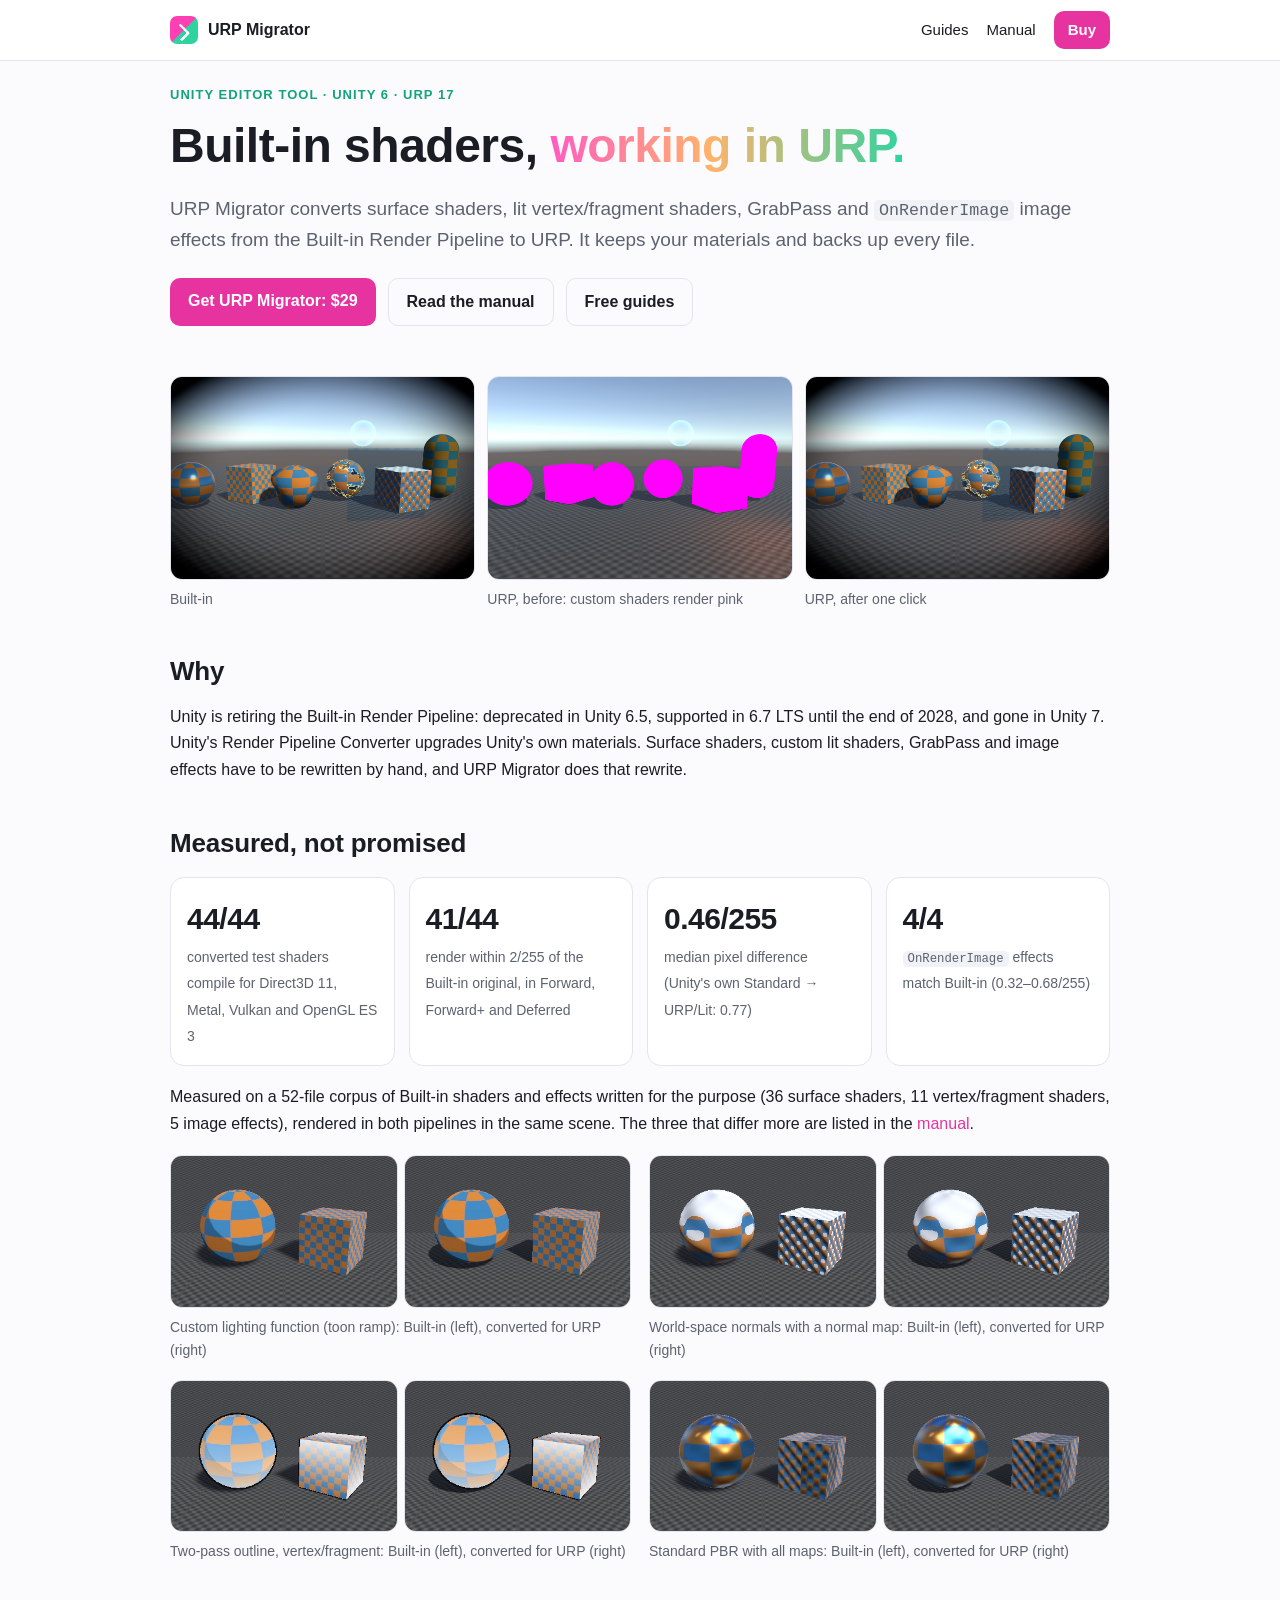
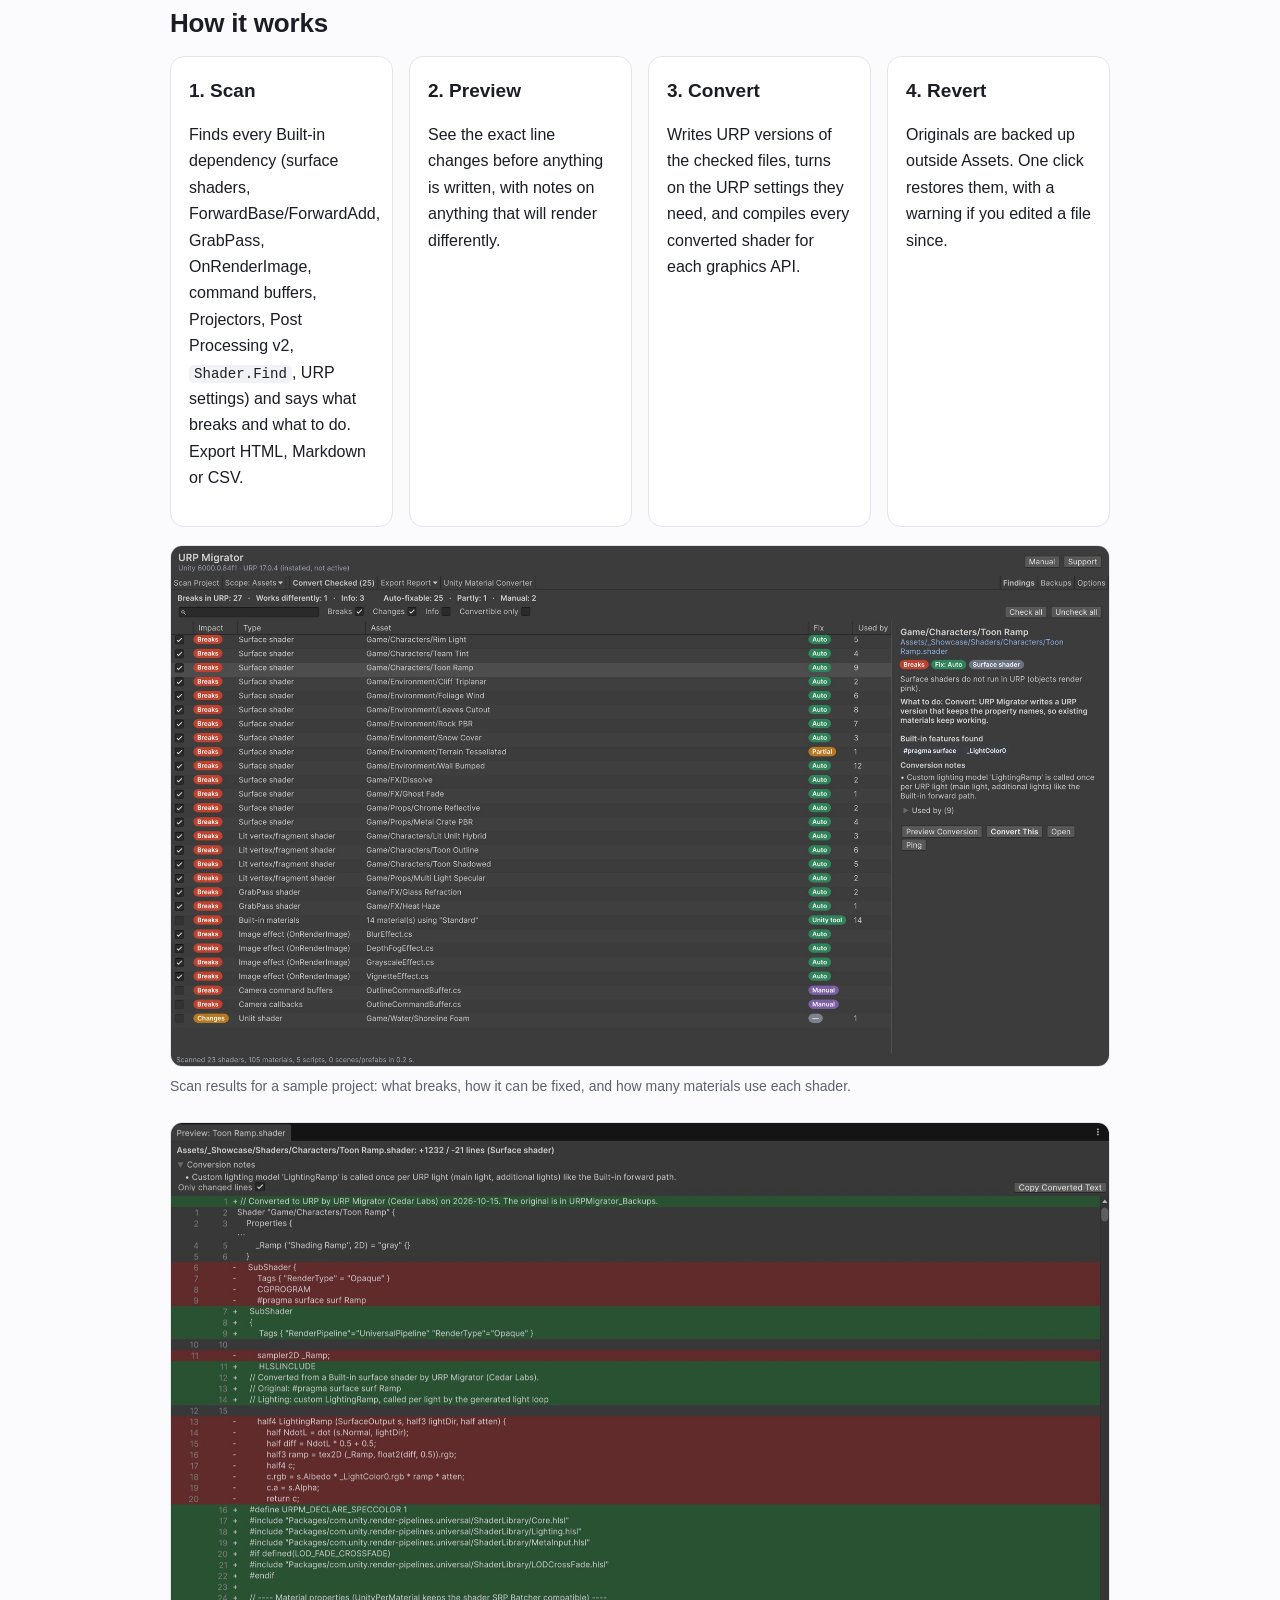
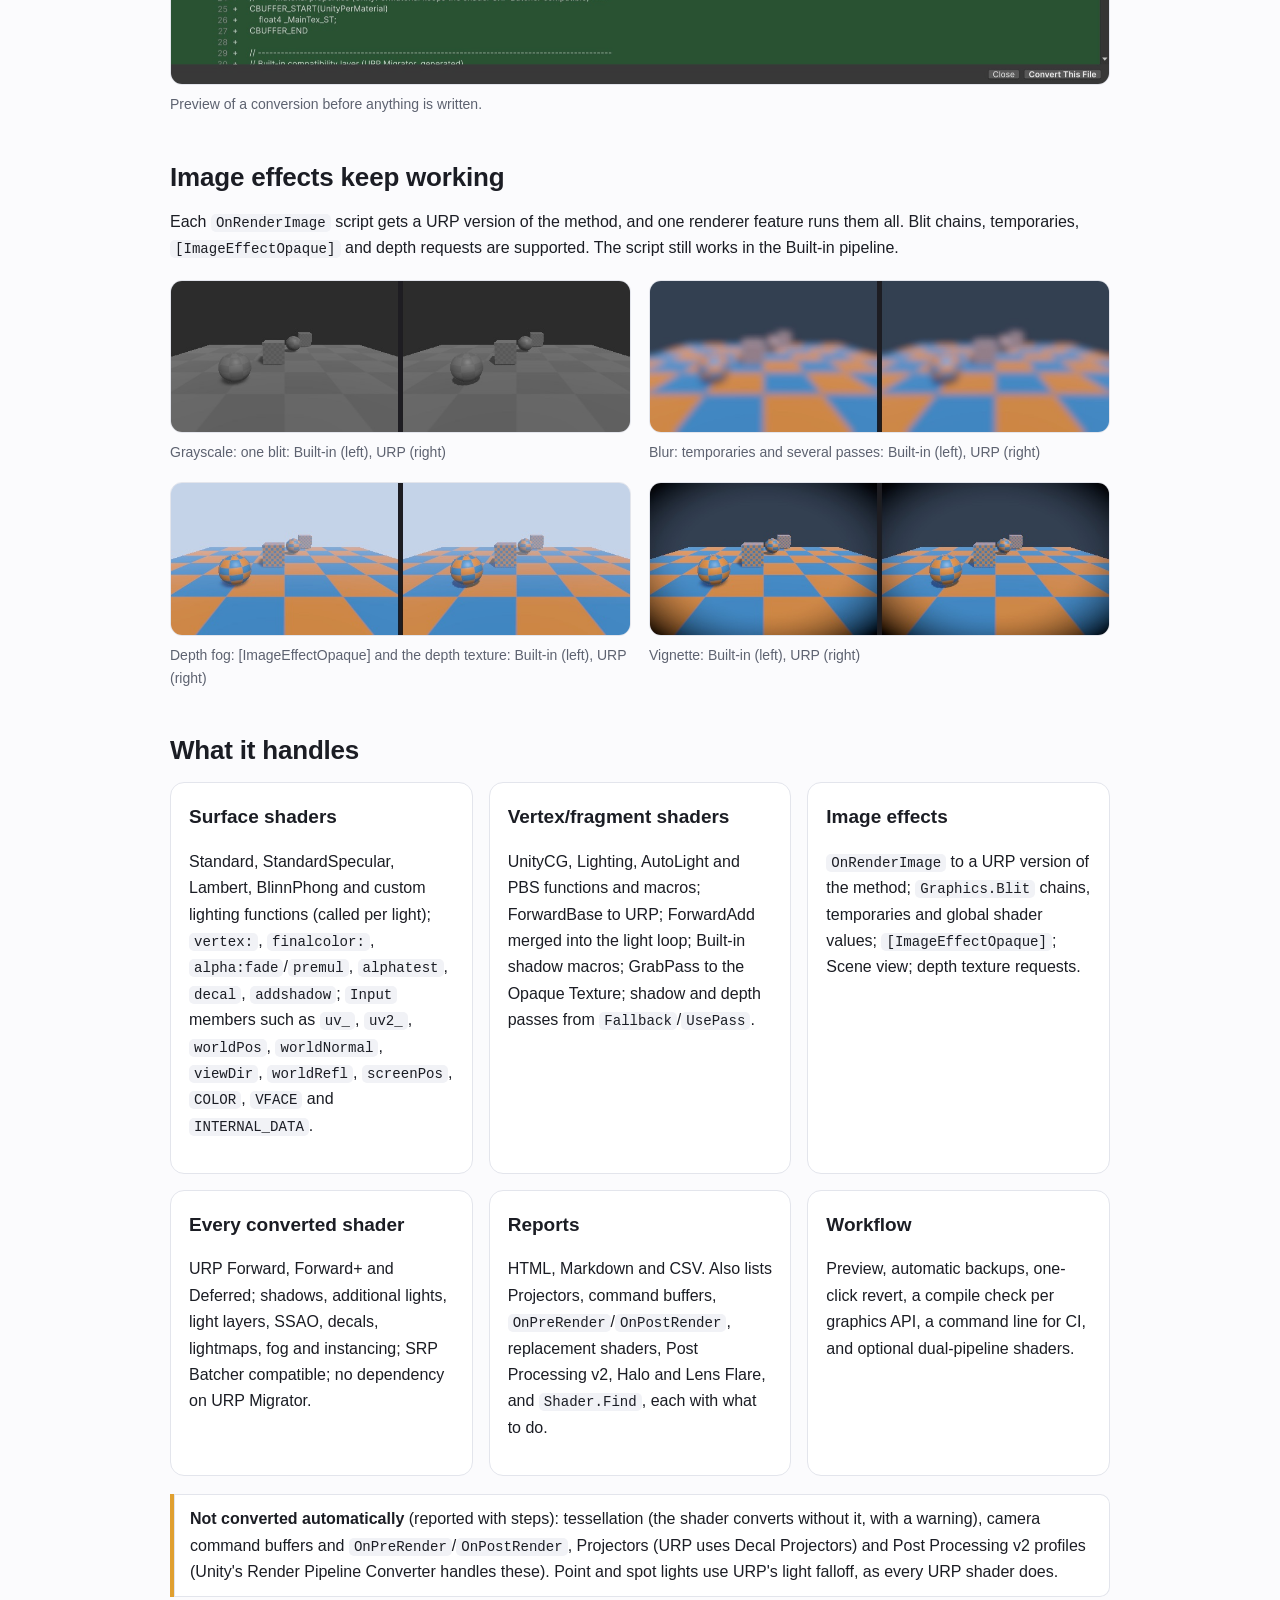
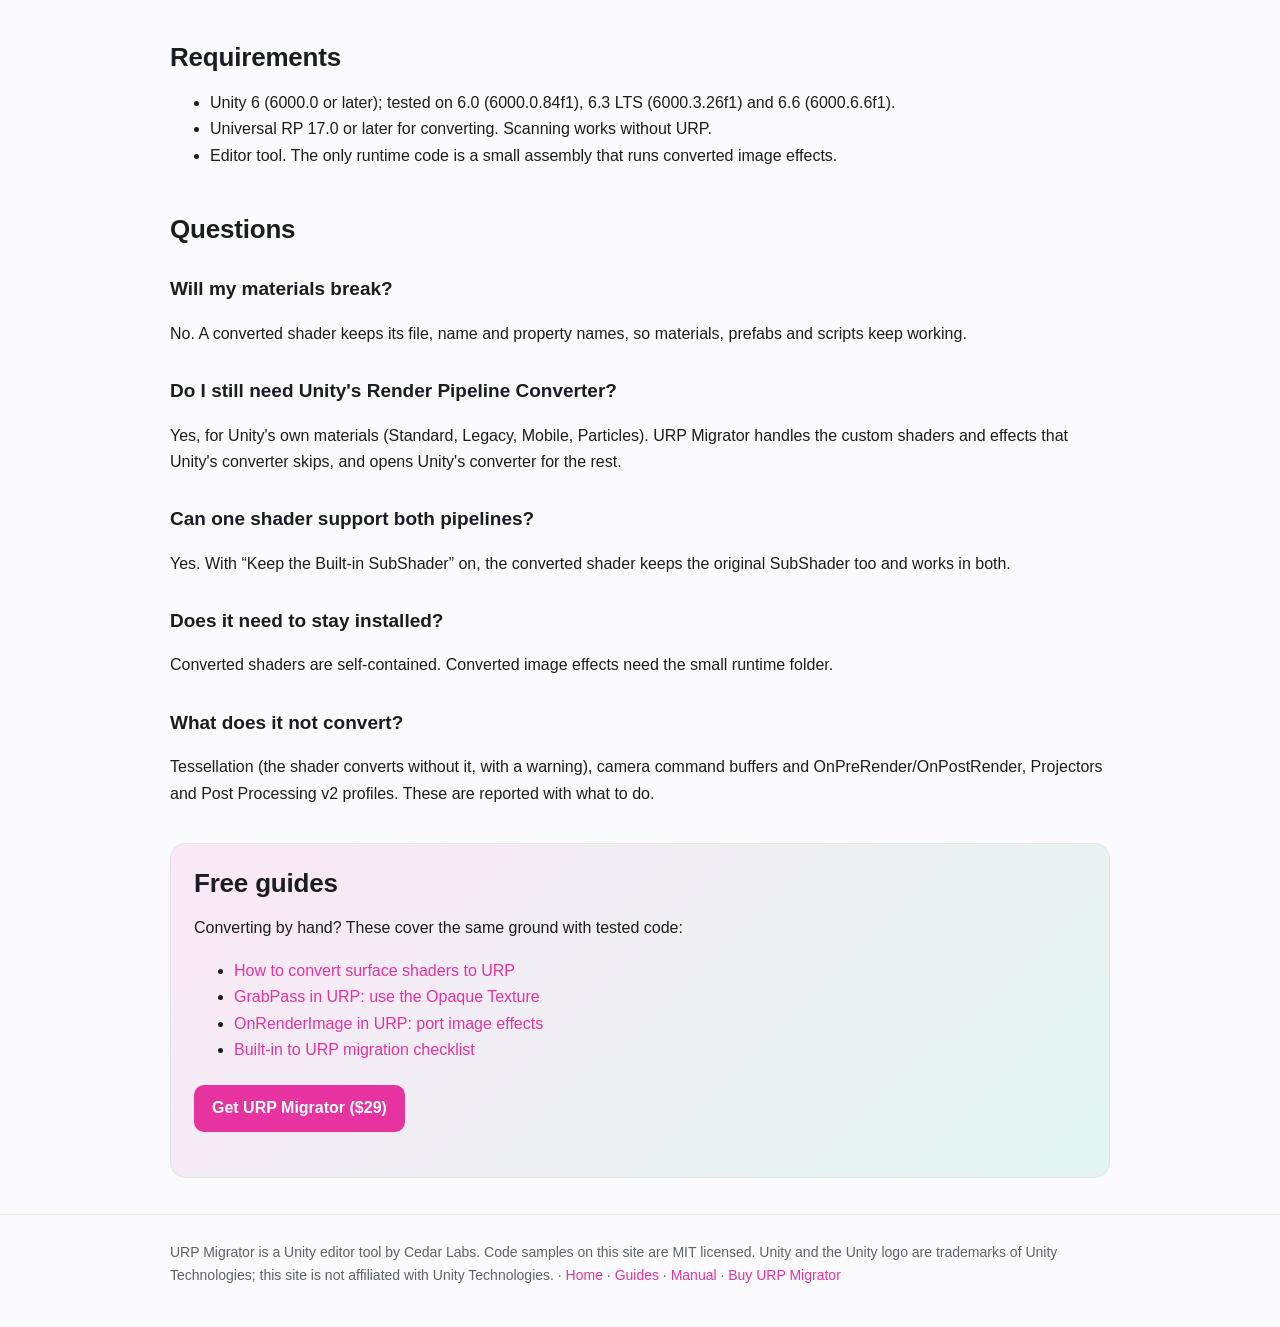
<file: index.html>
<!doctype html>
<html lang="en">
<head>
<meta charset="utf-8">
<meta name="viewport" content="width=device-width, initial-scale=1">
<title>URP Migrator: convert Built-in shaders and image effects to URP (Unity 6)</title>
<meta name="description" content="Unity editor tool that converts surface shaders, lit vertex/fragment shaders, GrabPass and OnRenderImage image effects from the Built-in Render Pipeline to URP. Keeps materials, backs up every file.">
<link rel="canonical" href="https://nkiro33.github.io/urp-migrator-docs/">
<meta property="og:type" content="website">
<meta property="og:site_name" content="URP Migrator">
<meta property="og:title" content="URP Migrator: convert Built-in shaders and image effects to URP (Unity 6)">
<meta property="og:description" content="Unity editor tool that converts surface shaders, lit vertex/fragment shaders, GrabPass and OnRenderImage image effects from the Built-in Render Pipeline to URP. Keeps materials, backs up every file.">
<meta property="og:url" content="https://nkiro33.github.io/urp-migrator-docs/">
<meta property="og:image" content="https://nkiro33.github.io/urp-migrator-docs/img/social.png">
<meta name="twitter:card" content="summary_large_image">
<link rel="icon" type="image/png" href="img/icon.png">
<link rel="stylesheet" href="style.css">
<script type="application/ld+json">{"@context": "https://schema.org", "@type": "WebSite", "name": "URP Migrator: convert Built-in shaders and image effects to URP (Unity 6)", "description": "Unity editor tool that converts surface shaders, lit vertex/fragment shaders, GrabPass and OnRenderImage image effects from the Built-in Render Pipeline to URP. Keeps materials, backs up every file.", "url": "https://nkiro33.github.io/urp-migrator-docs/"}</script>
</head>
<body>
<header class="top"><div class="wrap"><a class="brand" href="index.html"><span class="logo"></span>URP Migrator</a><nav><a href='guides/index.html'>Guides</a><a class='hide-s' href='manual.html'>Manual</a><a class='btn' href='https://neblaze4.gumroad.com/l/urp-migrator'>Buy</a></nav></div></header>
<main class="wrap">

<section class="hero">
<p class="kicker">Unity editor tool · Unity 6 · URP 17</p>
<h1>Built-in shaders, <span class="grad">working in URP.</span></h1>
<p class="lede">URP Migrator converts surface shaders, lit vertex/fragment shaders, GrabPass and <code>OnRenderImage</code> image effects from
the Built-in Render Pipeline to URP. It keeps your materials and backs up every file.</p>
<div class="buttons"><a class="btn" href="https://neblaze4.gumroad.com/l/urp-migrator">Get URP Migrator: $29</a>
<a class="btn ghost" href="manual.html">Read the manual</a><a class="btn ghost" href="guides/index.html">Free guides</a></div>
</section>
<div class="trio">
<figure><img src='img/web/builtin_cover.jpg' alt='The demo scene rendered with the Built-in pipeline' loading='lazy' width='1200' height='800'><figcaption>Built-in</figcaption></figure>
<figure><img src='img/web/urp_before_cover.jpg' alt='The same scene in URP before conversion: custom shaders render pink' loading='lazy' width='1200' height='800'><figcaption>URP, before: custom shaders render pink</figcaption></figure>
<figure><img src='img/web/urp_after_cover.jpg' alt='The same scene in URP after conversion' loading='lazy' width='1200' height='800'><figcaption>URP, after one click</figcaption></figure>
</div>

<h2>Why</h2>
<p>Unity is retiring the Built-in Render Pipeline: deprecated in Unity 6.5, supported in 6.7 LTS until the end of 2028, and gone in Unity 7.
Unity's Render Pipeline Converter upgrades Unity's own materials. Surface shaders, custom lit shaders, GrabPass and image effects have to be
rewritten by hand, and URP Migrator does that rewrite.</p>

<h2>Measured, not promised</h2>
<div class="stats">
<div class="stat"><b>44/44</b><span>converted test shaders compile for Direct3D 11, Metal, Vulkan and OpenGL ES 3</span></div>
<div class="stat"><b>41/44</b><span>render within 2/255 of the Built-in original, in Forward, Forward+ and Deferred</span></div>
<div class="stat"><b>0.46/255</b><span>median pixel difference (Unity's own Standard → URP/Lit: 0.77)</span></div>
<div class="stat"><b>4/4</b><span><code>OnRenderImage</code> effects match Built-in (0.32–0.68/255)</span></div>
</div>
<p>Measured on a 52-file corpus of Built-in shaders and effects written for the purpose (36 surface shaders, 11 vertex/fragment shaders, 5 image
effects), rendered in both pipelines in the same scene. The three that differ more are listed in the <a href="manual.html#6-accuracy-measured-results">manual</a>.</p>
<div class="pairs"><figure><div class='pair'><img src='img/web/cmp_S16_ToonRamp_builtin.jpg' alt='Custom lighting function (toon ramp), Built-in' loading='lazy' width='384' height='256'><img src='img/web/cmp_S16_ToonRamp_urp.jpg' alt='Custom lighting function (toon ramp), URP' loading='lazy' width='384' height='256'></div><figcaption>Custom lighting function (toon ramp): Built-in (left), converted for URP (right)</figcaption></figure><figure><div class='pair'><img src='img/web/cmp_S21_SnowWorldNormal_builtin.jpg' alt='World-space normals with a normal map, Built-in' loading='lazy' width='384' height='256'><img src='img/web/cmp_S21_SnowWorldNormal_urp.jpg' alt='World-space normals with a normal map, URP' loading='lazy' width='384' height='256'></div><figcaption>World-space normals with a normal map: Built-in (left), converted for URP (right)</figcaption></figure><figure><div class='pair'><img src='img/web/cmp_V07_TwoPassOutline_builtin.jpg' alt='Two-pass outline, vertex/fragment, Built-in' loading='lazy' width='384' height='256'><img src='img/web/cmp_V07_TwoPassOutline_urp.jpg' alt='Two-pass outline, vertex/fragment, URP' loading='lazy' width='384' height='256'></div><figcaption>Two-pass outline, vertex/fragment: Built-in (left), converted for URP (right)</figcaption></figure><figure><div class='pair'><img src='img/web/cmp_S06_StandardFull_builtin.jpg' alt='Standard PBR with all maps, Built-in' loading='lazy' width='384' height='256'><img src='img/web/cmp_S06_StandardFull_urp.jpg' alt='Standard PBR with all maps, URP' loading='lazy' width='384' height='256'></div><figcaption>Standard PBR with all maps: Built-in (left), converted for URP (right)</figcaption></figure></div>

<h2>How it works</h2>
<div class="grid grid4">
<div class="card"><h3>1. Scan</h3><p>Finds every Built-in dependency (surface shaders, ForwardBase/ForwardAdd, GrabPass, OnRenderImage, command buffers, Projectors,
Post Processing v2, <code>Shader.Find</code>, URP settings) and says what breaks and what to do. Export HTML, Markdown or CSV.</p></div>
<div class="card"><h3>2. Preview</h3><p>See the exact line changes before anything is written, with notes on anything that will render differently.</p></div>
<div class="card"><h3>3. Convert</h3><p>Writes URP versions of the checked files, turns on the URP settings they need, and compiles every converted shader for each graphics API.</p></div>
<div class="card"><h3>4. Revert</h3><p>Originals are backed up outside Assets. One click restores them, with a warning if you edited a file since.</p></div>
</div>
<figure><img src='img/web/window-findings.jpg' alt='The URP Migrator window listing findings in a project' loading='lazy' width='1800' height='998'><figcaption>Scan results for a sample project: what breaks, how it can be fixed, and how many materials use each shader.</figcaption></figure>
<figure><img src='img/web/window-preview.jpg' alt='Line-by-line preview of a surface shader conversion' loading='lazy' width='1800' height='1079'><figcaption>Preview of a conversion before anything is written.</figcaption></figure>

<h2>Image effects keep working</h2>
<p>Each <code>OnRenderImage</code> script gets a URP version of the method, and one renderer feature runs them all. Blit chains, temporaries,
<code>[ImageEffectOpaque]</code> and depth requests are supported. The script still works in the Built-in pipeline.</p>
<div class="pairs"><figure><img src='img/web/E01_Grayscale.jpg' alt='Grayscale: one blit: Built-in and URP' loading='lazy' width='776' height='256'><figcaption>Grayscale: one blit: Built-in (left), URP (right)</figcaption></figure><figure><img src='img/web/E02_Blur.jpg' alt='Blur: temporaries and several passes: Built-in and URP' loading='lazy' width='776' height='256'><figcaption>Blur: temporaries and several passes: Built-in (left), URP (right)</figcaption></figure><figure><img src='img/web/E03_DepthFog.jpg' alt='Depth fog: [ImageEffectOpaque] and the depth texture: Built-in and URP' loading='lazy' width='776' height='256'><figcaption>Depth fog: [ImageEffectOpaque] and the depth texture: Built-in (left), URP (right)</figcaption></figure><figure><img src='img/web/E04_Vignette.jpg' alt='Vignette: Built-in and URP' loading='lazy' width='776' height='256'><figcaption>Vignette: Built-in (left), URP (right)</figcaption></figure></div>

<h2>What it handles</h2>
<div class="grid">
<div class="card"><h3>Surface shaders</h3><p>Standard, StandardSpecular, Lambert, BlinnPhong and custom lighting functions (called per light);
<code>vertex:</code>, <code>finalcolor:</code>, <code>alpha:fade</code>/<code>premul</code>, <code>alphatest</code>, <code>decal</code>, <code>addshadow</code>;
<code>Input</code> members such as <code>uv_</code>, <code>uv2_</code>, <code>worldPos</code>, <code>worldNormal</code>, <code>viewDir</code>,
<code>worldRefl</code>, <code>screenPos</code>, <code>COLOR</code>, <code>VFACE</code> and <code>INTERNAL_DATA</code>.</p></div>
<div class="card"><h3>Vertex/fragment shaders</h3><p>UnityCG, Lighting, AutoLight and PBS functions and macros; ForwardBase to URP;
ForwardAdd merged into the light loop; Built-in shadow macros; GrabPass to the Opaque Texture; shadow and depth passes from
<code>Fallback</code>/<code>UsePass</code>.</p></div>
<div class="card"><h3>Image effects</h3><p><code>OnRenderImage</code> to a URP version of the method; <code>Graphics.Blit</code> chains,
temporaries and global shader values; <code>[ImageEffectOpaque]</code>; Scene view; depth texture requests.</p></div>
<div class="card"><h3>Every converted shader</h3><p>URP Forward, Forward+ and Deferred; shadows, additional lights, light layers, SSAO,
decals, lightmaps, fog and instancing; SRP Batcher compatible; no dependency on URP Migrator.</p></div>
<div class="card"><h3>Reports</h3><p>HTML, Markdown and CSV. Also lists Projectors, command buffers, <code>OnPreRender</code>/<code>OnPostRender</code>,
replacement shaders, Post Processing v2, Halo and Lens Flare, and <code>Shader.Find</code>, each with what to do.</p></div>
<div class="card"><h3>Workflow</h3><p>Preview, automatic backups, one-click revert, a compile check per graphics API, a command line for CI,
and optional dual-pipeline shaders.</p></div>
</div>
<div class="note warn"><b>Not converted automatically</b> (reported with steps): tessellation (the shader converts without it, with a
warning), camera command buffers and <code>OnPreRender</code>/<code>OnPostRender</code>, Projectors (URP uses Decal Projectors) and Post
Processing v2 profiles (Unity's Render Pipeline Converter handles these). Point and spot lights use URP's light falloff, as every URP shader does.</div>

<h2>Requirements</h2>
<ul><li>Unity 6 (6000.0 or later); tested on 6.0 (6000.0.84f1), 6.3 LTS (6000.3.26f1) and 6.6 (6000.6.6f1).</li><li>Universal RP 17.0 or later for converting. Scanning works without URP.</li>
<li>Editor tool. The only runtime code is a small assembly that runs converted image effects.</li></ul>

<h2>Questions</h2>
<h3>Will my materials break?</h3><p>No. A converted shader keeps its file, name and property names, so materials, prefabs and scripts keep working.</p><h3>Do I still need Unity's Render Pipeline Converter?</h3><p>Yes, for Unity's own materials (Standard, Legacy, Mobile, Particles). URP Migrator handles the custom shaders and effects that Unity's converter skips, and opens Unity's converter for the rest.</p><h3>Can one shader support both pipelines?</h3><p>Yes. With “Keep the Built-in SubShader” on, the converted shader keeps the original SubShader too and works in both.</p><h3>Does it need to stay installed?</h3><p>Converted shaders are self-contained. Converted image effects need the small runtime folder.</p><h3>What does it not convert?</h3><p>Tessellation (the shader converts without it, with a warning), camera command buffers and OnPreRender/OnPostRender, Projectors and Post Processing v2 profiles. These are reported with what to do.</p>

<div class="cta"><h2>Free guides</h2><p>Converting by hand? These cover the same ground with tested code:</p>
<ul><li><a href='guides/convert-surface-shaders-to-urp.html'>How to convert surface shaders to URP</a></li><li><a href='guides/grabpass-in-urp.html'>GrabPass in URP: use the Opaque Texture</a></li><li><a href='guides/onrenderimage-in-urp.html'>OnRenderImage in URP: port image effects</a></li><li><a href='guides/built-in-to-urp-checklist.html'>Built-in to URP migration checklist</a></li></ul>
<div class="buttons"><a class="btn" href="https://neblaze4.gumroad.com/l/urp-migrator">Get URP Migrator ($29)</a></div></div>

</main>
<footer><div class="wrap">URP Migrator is a Unity editor tool by Cedar Labs. Code samples on this site are MIT licensed.
Unity and the Unity logo are trademarks of Unity Technologies; this site is not affiliated with Unity Technologies.
· <a href="index.html">Home</a> · <a href="guides/index.html">Guides</a> · <a href="manual.html">Manual</a> · <a href="https://neblaze4.gumroad.com/l/urp-migrator">Buy URP Migrator</a></div></footer>
<script>document.querySelectorAll('.copy').forEach(b=>b.addEventListener('click',()=>{const t=b.closest('.code').querySelector('code').innerText;navigator.clipboard.writeText(t).then(()=>{b.textContent='Copied';setTimeout(()=>b.textContent='Copy',1500)})}));</script>
</body>
</html>
</file>
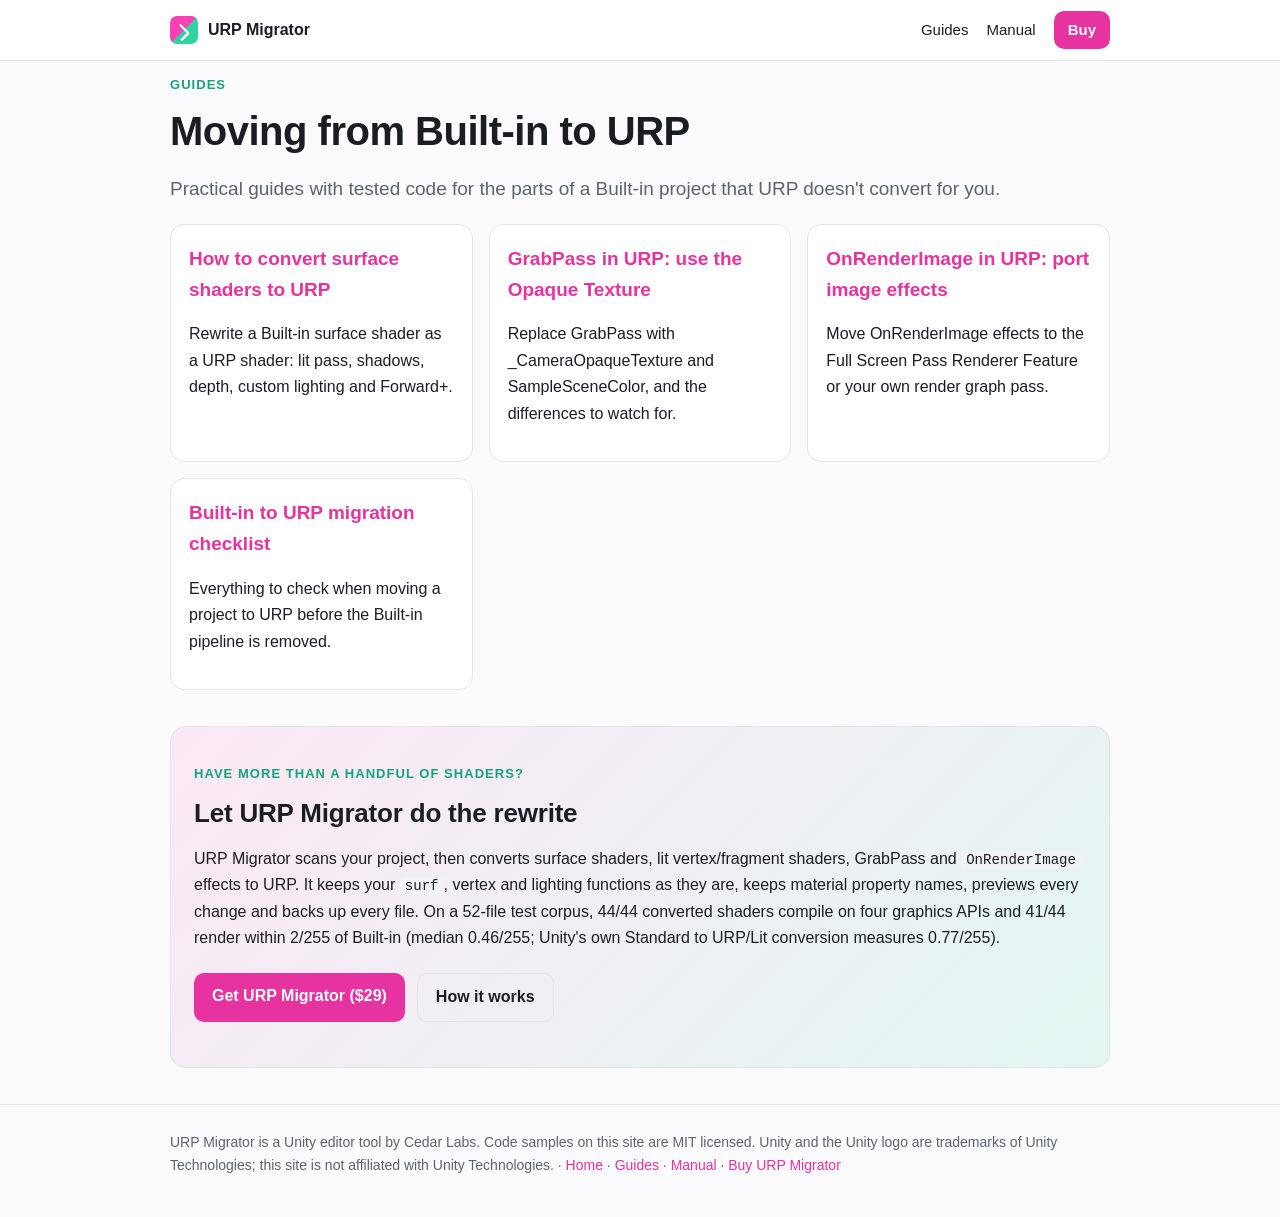
<file: guides/index.html>
<!doctype html>
<html lang="en">
<head>
<meta charset="utf-8">
<meta name="viewport" content="width=device-width, initial-scale=1">
<title>Built-in to URP guides · URP Migrator</title>
<meta name="description" content="Guides for moving Unity projects from the Built-in Render Pipeline to URP: surface shaders, GrabPass, OnRenderImage and a migration checklist.">
<link rel="canonical" href="https://nkiro33.github.io/urp-migrator-docs/guides/index.html">
<meta property="og:type" content="website">
<meta property="og:site_name" content="URP Migrator">
<meta property="og:title" content="Built-in to URP guides · URP Migrator">
<meta property="og:description" content="Guides for moving Unity projects from the Built-in Render Pipeline to URP: surface shaders, GrabPass, OnRenderImage and a migration checklist.">
<meta property="og:url" content="https://nkiro33.github.io/urp-migrator-docs/guides/index.html">
<meta property="og:image" content="https://nkiro33.github.io/urp-migrator-docs/img/social.png">
<meta name="twitter:card" content="summary_large_image">
<link rel="icon" type="image/png" href="../img/icon.png">
<link rel="stylesheet" href="../style.css">
<script type="application/ld+json">{"@context": "https://schema.org", "@type": "WebSite", "name": "Built-in to URP guides \u00b7 URP Migrator", "description": "Guides for moving Unity projects from the Built-in Render Pipeline to URP: surface shaders, GrabPass, OnRenderImage and a migration checklist.", "url": "https://nkiro33.github.io/urp-migrator-docs/guides/index.html"}</script>
</head>
<body>
<header class="top"><div class="wrap"><a class="brand" href="../index.html"><span class="logo"></span>URP Migrator</a><nav><a href='../guides/index.html'>Guides</a><a class='hide-s' href='../manual.html'>Manual</a><a class='btn' href='https://neblaze4.gumroad.com/l/urp-migrator'>Buy</a></nav></div></header>
<main class="wrap">
<p class="kicker">Guides</p><h1>Moving from Built-in to URP</h1>
<p class="lede">Practical guides with tested code for the parts of a Built-in project that URP doesn't convert for you.</p>
<div class="grid"><div class='card'><h3><a href='../guides/convert-surface-shaders-to-urp.html'>How to convert surface shaders to URP</a></h3><p>Rewrite a Built-in surface shader as a URP shader: lit pass, shadows, depth, custom lighting and Forward+.</p></div><div class='card'><h3><a href='../guides/grabpass-in-urp.html'>GrabPass in URP: use the Opaque Texture</a></h3><p>Replace GrabPass with _CameraOpaqueTexture and SampleSceneColor, and the differences to watch for.</p></div><div class='card'><h3><a href='../guides/onrenderimage-in-urp.html'>OnRenderImage in URP: port image effects</a></h3><p>Move OnRenderImage effects to the Full Screen Pass Renderer Feature or your own render graph pass.</p></div><div class='card'><h3><a href='../guides/built-in-to-urp-checklist.html'>Built-in to URP migration checklist</a></h3><p>Everything to check when moving a project to URP before the Built-in pipeline is removed.</p></div></div><div class="cta"><p class="kicker">Have more than a handful of shaders?</p>
<h2>Let URP Migrator do the rewrite</h2>
<p>URP Migrator scans your project, then converts surface shaders, lit vertex/fragment shaders, GrabPass and
<code>OnRenderImage</code> effects to URP. It keeps your <code>surf</code>, vertex and lighting functions as they are, keeps material
property names, previews every change and backs up every file. On a 52-file test corpus, 44/44 converted shaders compile on four
graphics APIs and 41/44 render within 2/255 of Built-in (median 0.46/255; Unity's own Standard to URP/Lit conversion
measures 0.77/255).</p>
<div class="buttons"><a class="btn" href="https://neblaze4.gumroad.com/l/urp-migrator">Get URP Migrator ($29)</a><a class="btn ghost" href="../index.html">How it works</a></div></div>
</main>
<footer><div class="wrap">URP Migrator is a Unity editor tool by Cedar Labs. Code samples on this site are MIT licensed.
Unity and the Unity logo are trademarks of Unity Technologies; this site is not affiliated with Unity Technologies.
· <a href="../index.html">Home</a> · <a href="../guides/index.html">Guides</a> · <a href="../manual.html">Manual</a> · <a href="https://neblaze4.gumroad.com/l/urp-migrator">Buy URP Migrator</a></div></footer>
<script>document.querySelectorAll('.copy').forEach(b=>b.addEventListener('click',()=>{const t=b.closest('.code').querySelector('code').innerText;navigator.clipboard.writeText(t).then(()=>{b.textContent='Copied';setTimeout(()=>b.textContent='Copy',1500)})}));</script>
</body>
</html>
</file>
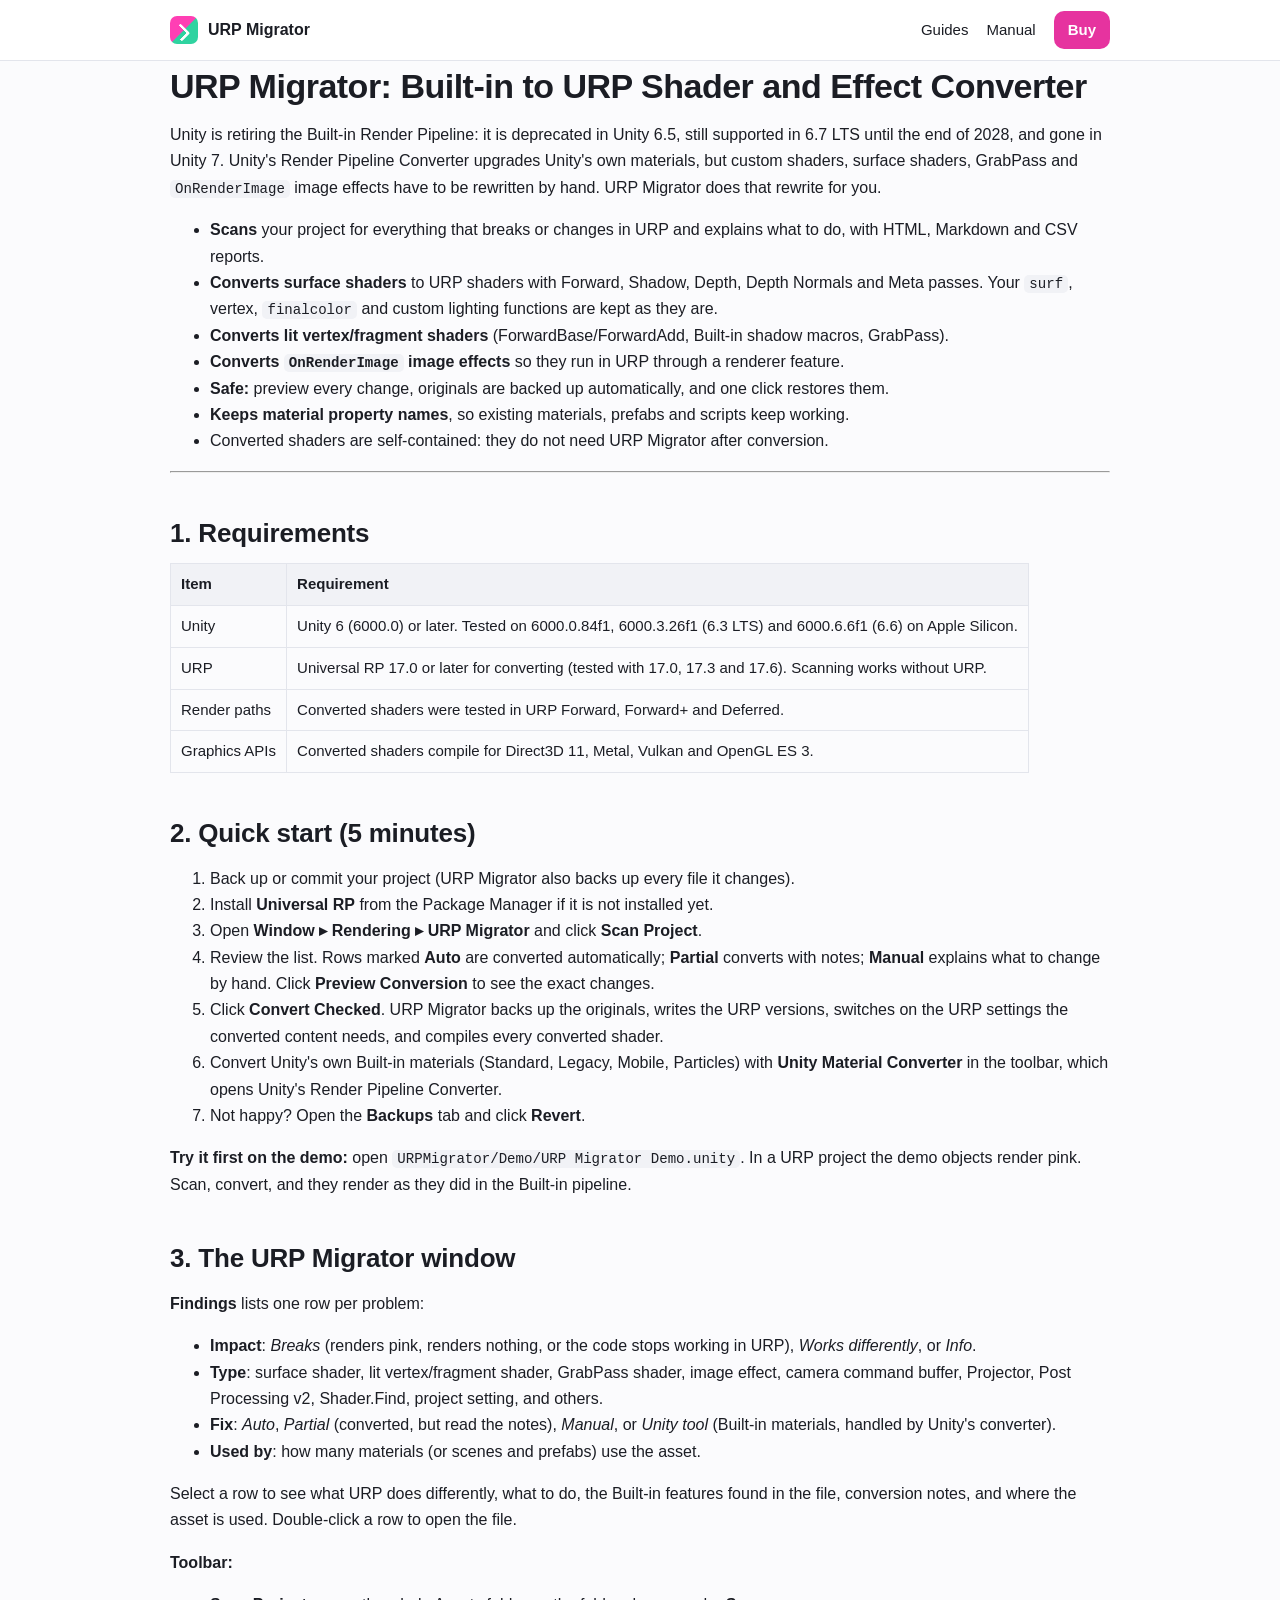
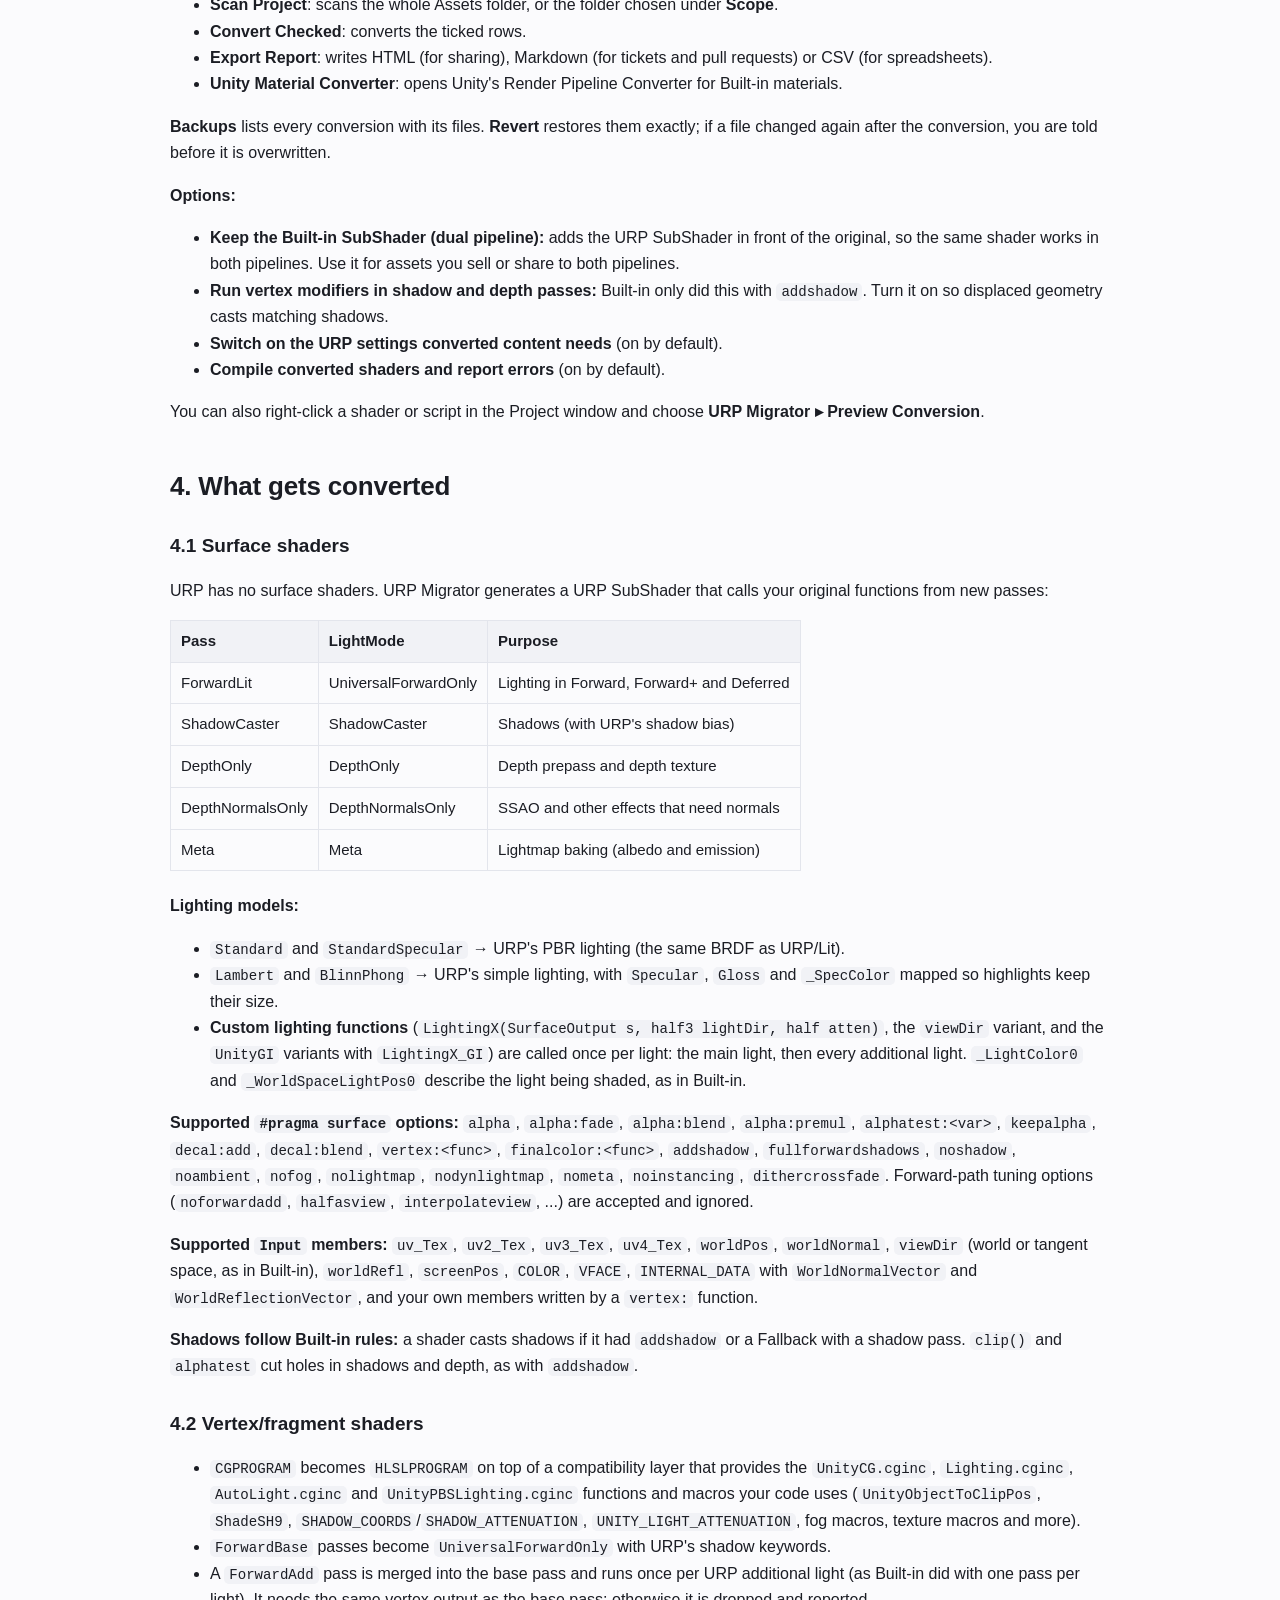
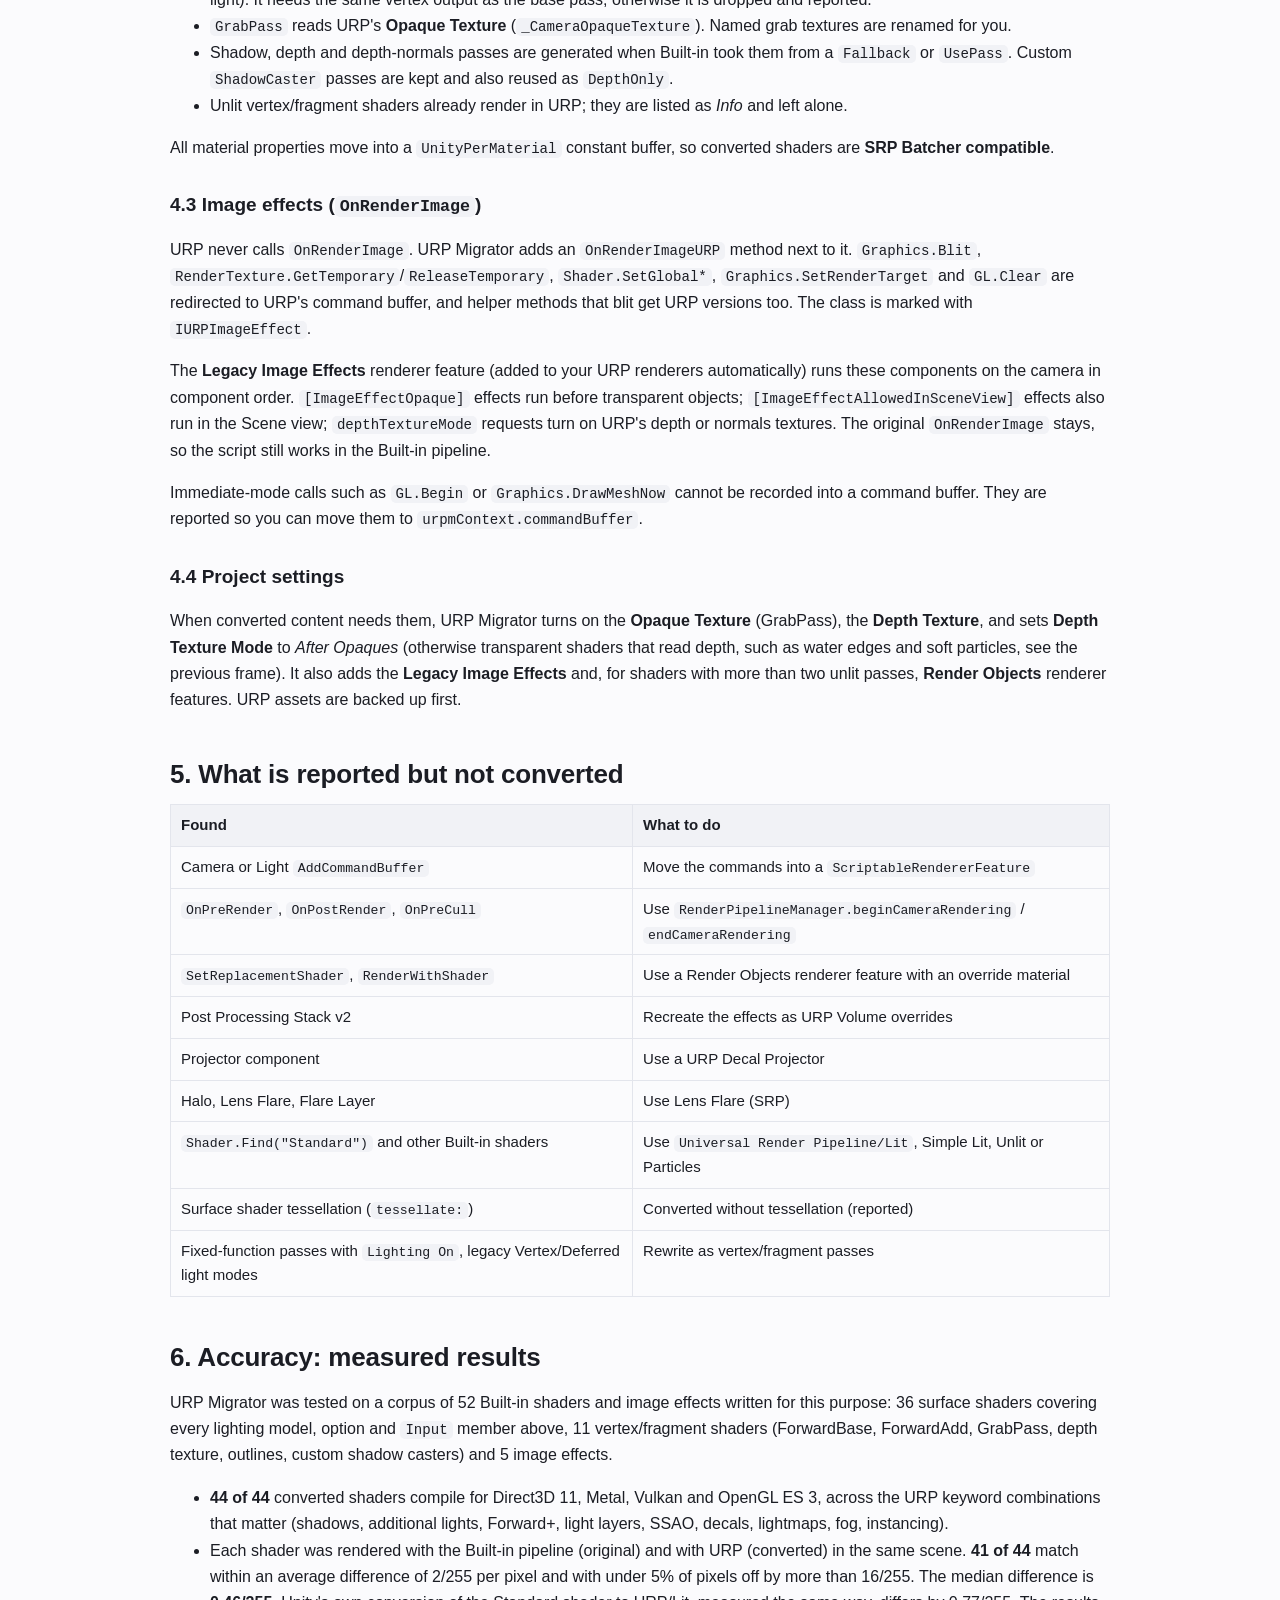
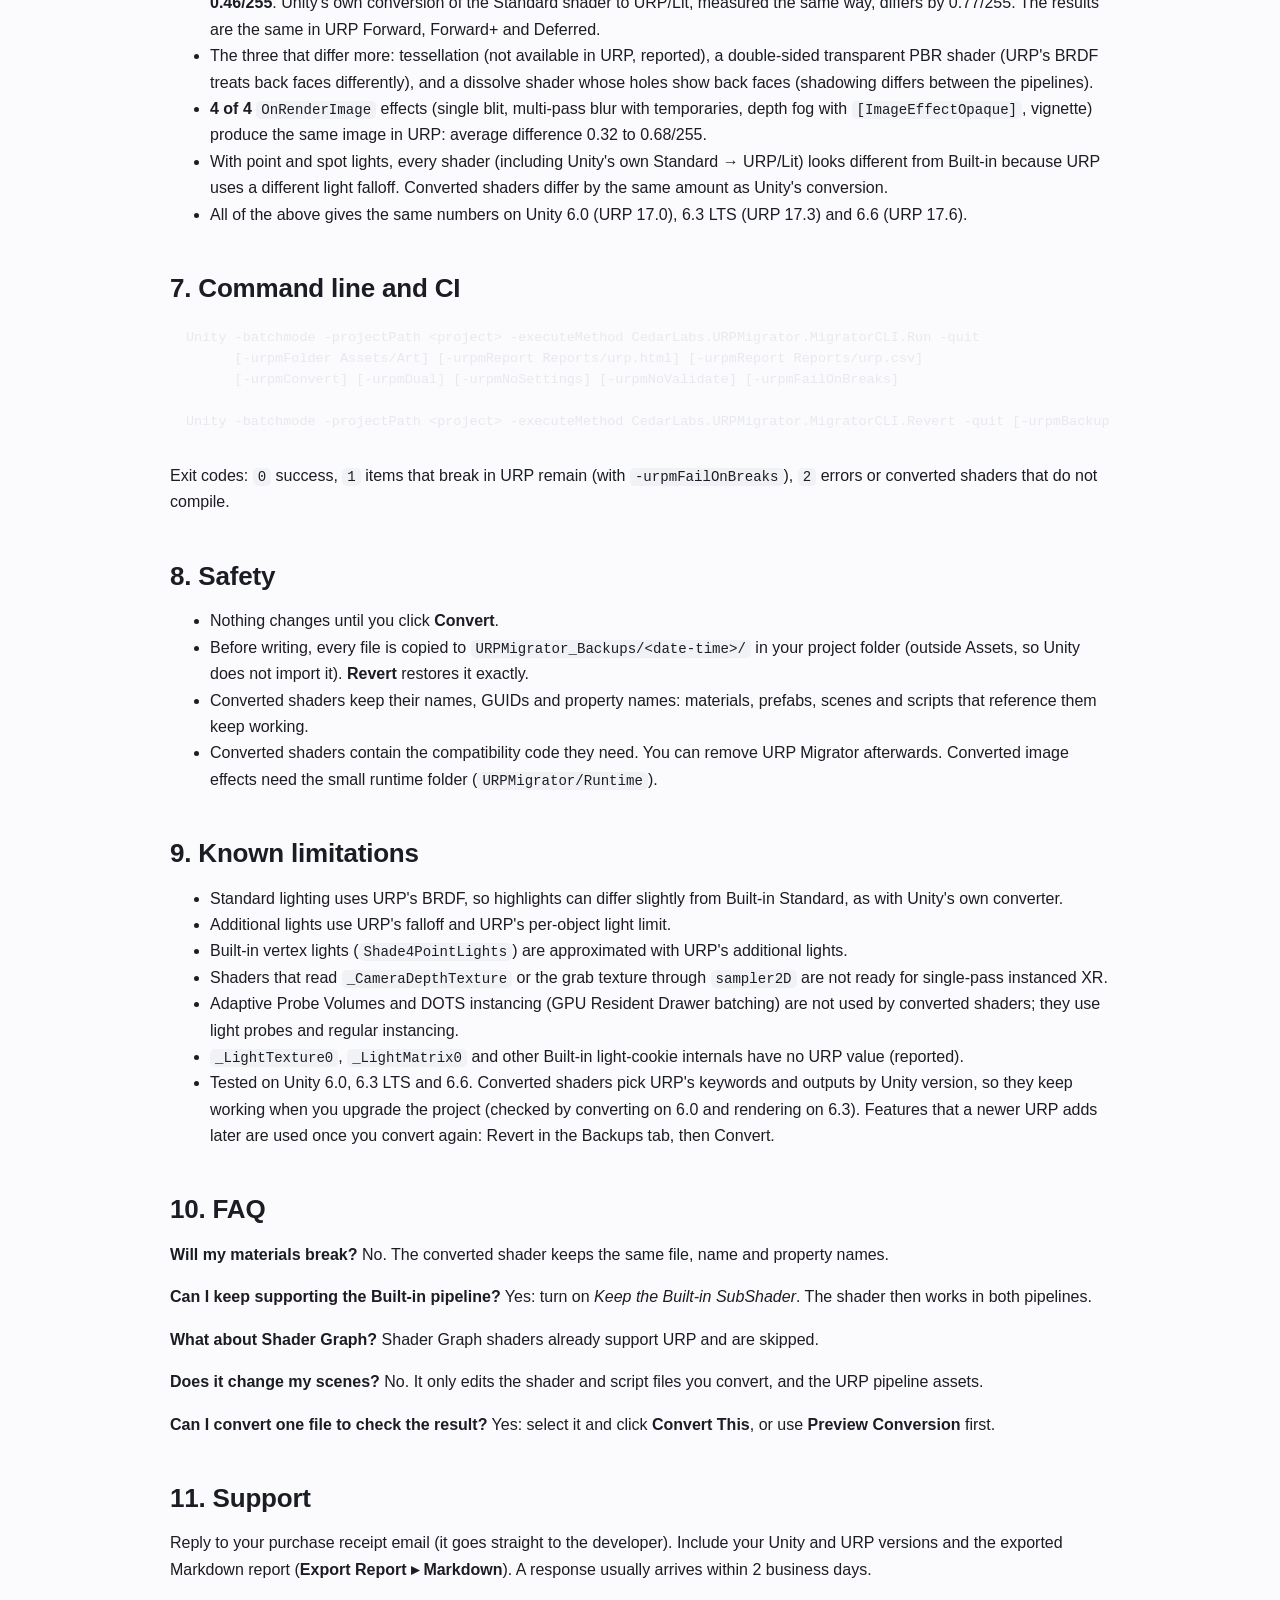
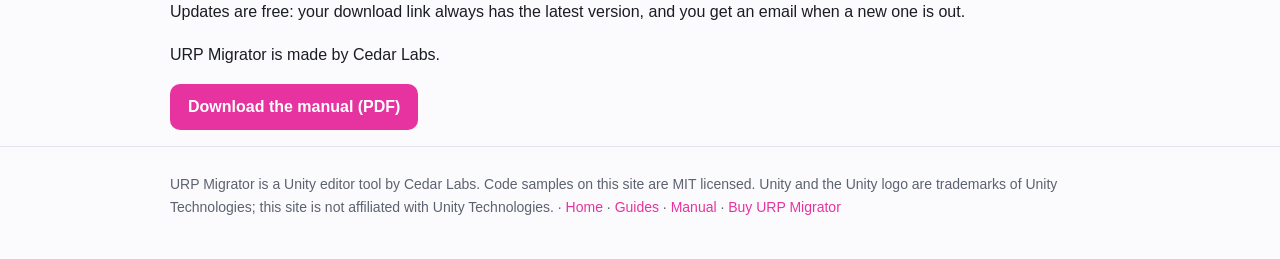
<file: manual.html>
<!doctype html>
<html lang="en">
<head>
<meta charset="utf-8">
<meta name="viewport" content="width=device-width, initial-scale=1">
<title>URP Migrator manual</title>
<meta name="description" content="How to use URP Migrator: scan, preview, convert and revert; what gets converted; measured accuracy; command line.">
<link rel="canonical" href="https://nkiro33.github.io/urp-migrator-docs/manual.html">
<meta property="og:type" content="article">
<meta property="og:site_name" content="URP Migrator">
<meta property="og:title" content="URP Migrator manual">
<meta property="og:description" content="How to use URP Migrator: scan, preview, convert and revert; what gets converted; measured accuracy; command line.">
<meta property="og:url" content="https://nkiro33.github.io/urp-migrator-docs/manual.html">
<meta property="og:image" content="https://nkiro33.github.io/urp-migrator-docs/img/social.png">
<meta name="twitter:card" content="summary_large_image">
<link rel="icon" type="image/png" href="img/icon.png">
<link rel="stylesheet" href="style.css">
<script type="application/ld+json">{"@context": "https://schema.org", "@type": "TechArticle", "headline": "URP Migrator manual", "description": "How to use URP Migrator: scan, preview, convert and revert; what gets converted; measured accuracy; command line.", "url": "https://nkiro33.github.io/urp-migrator-docs/manual.html", "author": {"@type": "Organization", "name": "Cedar Labs"}, "dateModified": "2026-10-15"}</script>
</head>
<body>
<header class="top"><div class="wrap"><a class="brand" href="index.html"><span class="logo"></span>URP Migrator</a><nav><a href='guides/index.html'>Guides</a><a class='hide-s' href='manual.html'>Manual</a><a class='btn' href='https://neblaze4.gumroad.com/l/urp-migrator'>Buy</a></nav></div></header>
<main class="wrap manual">
<h1>URP Migrator: Built-in to URP Shader and Effect Converter</h1><p>Unity is retiring the Built-in Render Pipeline: it is deprecated in Unity 6.5, still supported in 6.7 LTS until the end of 2028, and gone in Unity 7. Unity&#x27;s Render Pipeline Converter upgrades Unity&#x27;s own materials, but custom shaders, surface shaders, GrabPass and <code>OnRenderImage</code> image effects have to be rewritten by hand. URP Migrator does that rewrite for you.</p><ul><li><b>Scans</b> your project for everything that breaks or changes in URP and explains what to do, with HTML, Markdown and CSV reports.</li><li><b>Converts surface shaders</b> to URP shaders with Forward, Shadow, Depth, Depth Normals and Meta passes. Your <code>surf</code>, vertex, <code>finalcolor</code> and custom lighting functions are kept as they are.</li><li><b>Converts lit vertex/fragment shaders</b> (ForwardBase/ForwardAdd, Built-in shadow macros, GrabPass).</li><li><b>Converts <code>OnRenderImage</code> image effects</b> so they run in URP through a renderer feature.</li><li><b>Safe:</b> preview every change, originals are backed up automatically, and one click restores them.</li><li><b>Keeps material property names</b>, so existing materials, prefabs and scripts keep working.</li><li>Converted shaders are self-contained: they do not need URP Migrator after conversion.</li></ul><hr><h2 id="1-requirements">1. Requirements</h2><table><tr><th>Item</th><th>Requirement</th></tr><tr><td>Unity</td><td>Unity 6 (6000.0) or later. Tested on 6000.0.84f1, 6000.3.26f1 (6.3 LTS) and 6000.6.6f1 (6.6) on Apple Silicon.</td></tr><tr><td>URP</td><td>Universal RP 17.0 or later for converting (tested with 17.0, 17.3 and 17.6). Scanning works without URP.</td></tr><tr><td>Render paths</td><td>Converted shaders were tested in URP Forward, Forward+ and Deferred.</td></tr><tr><td>Graphics APIs</td><td>Converted shaders compile for Direct3D 11, Metal, Vulkan and OpenGL ES 3.</td></tr></table><h2 id="2-quick-start-5-minutes">2. Quick start (5 minutes)</h2><ol start=1><li>Back up or commit your project (URP Migrator also backs up every file it changes).</li><li>Install <b>Universal RP</b> from the Package Manager if it is not installed yet.</li><li>Open <b>Window ▸ Rendering ▸ URP Migrator</b> and click <b>Scan Project</b>.</li><li>Review the list. Rows marked <b>Auto</b> are converted automatically; <b>Partial</b> converts with notes; <b>Manual</b> explains what to change by hand. Click <b>Preview Conversion</b> to see the exact changes.</li><li>Click <b>Convert Checked</b>. URP Migrator backs up the originals, writes the URP versions, switches on the URP settings the converted content needs, and compiles every converted shader.</li><li>Convert Unity&#x27;s own Built-in materials (Standard, Legacy, Mobile, Particles) with <b>Unity Material Converter</b> in the toolbar, which opens Unity&#x27;s Render Pipeline Converter.</li><li>Not happy? Open the <b>Backups</b> tab and click <b>Revert</b>.</li></ol><p><b>Try it first on the demo:</b> open <code>URPMigrator/Demo/URP Migrator Demo.unity</code>. In a URP project the demo objects render pink. Scan, convert, and they render as they did in the Built-in pipeline.</p><h2 id="3-the-urp-migrator-window">3. The URP Migrator window</h2><p><b>Findings</b> lists one row per problem:</p><ul><li><b>Impact</b>: <i>Breaks</i> (renders pink, renders nothing, or the code stops working in URP), <i>Works differently</i>, or <i>Info</i>.</li><li><b>Type</b>: surface shader, lit vertex/fragment shader, GrabPass shader, image effect, camera command buffer, Projector, Post Processing v2, Shader.Find, project setting, and others.</li><li><b>Fix</b>: <i>Auto</i>, <i>Partial</i> (converted, but read the notes), <i>Manual</i>, or <i>Unity tool</i> (Built-in materials, handled by Unity&#x27;s converter).</li><li><b>Used by</b>: how many materials (or scenes and prefabs) use the asset.</li></ul><p>Select a row to see what URP does differently, what to do, the Built-in features found in the file, conversion notes, and where the asset is used. Double-click a row to open the file.</p><p><b>Toolbar:</b></p><ul><li><b>Scan Project</b>: scans the whole Assets folder, or the folder chosen under <b>Scope</b>.</li><li><b>Convert Checked</b>: converts the ticked rows.</li><li><b>Export Report</b>: writes HTML (for sharing), Markdown (for tickets and pull requests) or CSV (for spreadsheets).</li><li><b>Unity Material Converter</b>: opens Unity&#x27;s Render Pipeline Converter for Built-in materials.</li></ul><p><b>Backups</b> lists every conversion with its files. <b>Revert</b> restores them exactly; if a file changed again after the conversion, you are told before it is overwritten.</p><p><b>Options:</b></p><ul><li><b>Keep the Built-in SubShader (dual pipeline):</b> adds the URP SubShader in front of the original, so the same shader works in both pipelines. Use it for assets you sell or share to both pipelines.</li><li><b>Run vertex modifiers in shadow and depth passes:</b> Built-in only did this with <code>addshadow</code>. Turn it on so displaced geometry casts matching shadows.</li><li><b>Switch on the URP settings converted content needs</b> (on by default).</li><li><b>Compile converted shaders and report errors</b> (on by default).</li></ul><p>You can also right-click a shader or script in the Project window and choose <b>URP Migrator ▸ Preview Conversion</b>.</p><h2 id="4-what-gets-converted">4. What gets converted</h2><h3 id="4-1-surface-shaders">4.1 Surface shaders</h3><p>URP has no surface shaders. URP Migrator generates a URP SubShader that calls your original functions from new passes:</p><table><tr><th>Pass</th><th>LightMode</th><th>Purpose</th></tr><tr><td>ForwardLit</td><td>UniversalForwardOnly</td><td>Lighting in Forward, Forward+ and Deferred</td></tr><tr><td>ShadowCaster</td><td>ShadowCaster</td><td>Shadows (with URP&#x27;s shadow bias)</td></tr><tr><td>DepthOnly</td><td>DepthOnly</td><td>Depth prepass and depth texture</td></tr><tr><td>DepthNormalsOnly</td><td>DepthNormalsOnly</td><td>SSAO and other effects that need normals</td></tr><tr><td>Meta</td><td>Meta</td><td>Lightmap baking (albedo and emission)</td></tr></table><p><b>Lighting models:</b></p><ul><li><code>Standard</code> and <code>StandardSpecular</code> → URP&#x27;s PBR lighting (the same BRDF as URP/Lit).</li><li><code>Lambert</code> and <code>BlinnPhong</code> → URP&#x27;s simple lighting, with <code>Specular</code>, <code>Gloss</code> and <code>_SpecColor</code> mapped so highlights keep their size.</li><li><b>Custom lighting functions</b> (<code>LightingX(SurfaceOutput s, half3 lightDir, half atten)</code>, the <code>viewDir</code> variant, and the <code>UnityGI</code> variants with <code>LightingX_GI</code>) are called once per light: the main light, then every additional light. <code>_LightColor0</code> and <code>_WorldSpaceLightPos0</code> describe the light being shaded, as in Built-in.</li></ul><p><b>Supported <code>#pragma surface</code> options:</b> <code>alpha</code>, <code>alpha:fade</code>, <code>alpha:blend</code>, <code>alpha:premul</code>, <code>alphatest:&lt;var&gt;</code>, <code>keepalpha</code>, <code>decal:add</code>, <code>decal:blend</code>, <code>vertex:&lt;func&gt;</code>, <code>finalcolor:&lt;func&gt;</code>, <code>addshadow</code>, <code>fullforwardshadows</code>, <code>noshadow</code>, <code>noambient</code>, <code>nofog</code>, <code>nolightmap</code>, <code>nodynlightmap</code>, <code>nometa</code>, <code>noinstancing</code>, <code>dithercrossfade</code>. Forward-path tuning options (<code>noforwardadd</code>, <code>halfasview</code>, <code>interpolateview</code>, ...) are accepted and ignored.</p><p><b>Supported <code>Input</code> members:</b> <code>uv_Tex</code>, <code>uv2_Tex</code>, <code>uv3_Tex</code>, <code>uv4_Tex</code>, <code>worldPos</code>, <code>worldNormal</code>, <code>viewDir</code> (world or tangent space, as in Built-in), <code>worldRefl</code>, <code>screenPos</code>, <code>COLOR</code>, <code>VFACE</code>, <code>INTERNAL_DATA</code> with <code>WorldNormalVector</code> and <code>WorldReflectionVector</code>, and your own members written by a <code>vertex:</code> function.</p><p><b>Shadows follow Built-in rules:</b> a shader casts shadows if it had <code>addshadow</code> or a Fallback with a shadow pass. <code>clip()</code> and <code>alphatest</code> cut holes in shadows and depth, as with <code>addshadow</code>.</p><h3 id="4-2-vertex-fragment-shaders">4.2 Vertex/fragment shaders</h3><ul><li><code>CGPROGRAM</code> becomes <code>HLSLPROGRAM</code> on top of a compatibility layer that provides the <code>UnityCG.cginc</code>, <code>Lighting.cginc</code>, <code>AutoLight.cginc</code> and <code>UnityPBSLighting.cginc</code> functions and macros your code uses (<code>UnityObjectToClipPos</code>, <code>ShadeSH9</code>, <code>SHADOW_COORDS</code>/<code>SHADOW_ATTENUATION</code>, <code>UNITY_LIGHT_ATTENUATION</code>, fog macros, texture macros and more).</li><li><code>ForwardBase</code> passes become <code>UniversalForwardOnly</code> with URP&#x27;s shadow keywords.</li><li>A <code>ForwardAdd</code> pass is merged into the base pass and runs once per URP additional light (as Built-in did with one pass per light). It needs the same vertex output as the base pass; otherwise it is dropped and reported.</li><li><code>GrabPass</code> reads URP&#x27;s <b>Opaque Texture</b> (<code>_CameraOpaqueTexture</code>). Named grab textures are renamed for you.</li><li>Shadow, depth and depth-normals passes are generated when Built-in took them from a <code>Fallback</code> or <code>UsePass</code>. Custom <code>ShadowCaster</code> passes are kept and also reused as <code>DepthOnly</code>.</li><li>Unlit vertex/fragment shaders already render in URP; they are listed as <i>Info</i> and left alone.</li></ul><p>All material properties move into a <code>UnityPerMaterial</code> constant buffer, so converted shaders are <b>SRP Batcher compatible</b>.</p><h3 id="4-3-image-effects-onrenderimage">4.3 Image effects (<code>OnRenderImage</code>)</h3><p>URP never calls <code>OnRenderImage</code>. URP Migrator adds an <code>OnRenderImageURP</code> method next to it. <code>Graphics.Blit</code>, <code>RenderTexture.GetTemporary</code>/<code>ReleaseTemporary</code>, <code>Shader.SetGlobal*</code>, <code>Graphics.SetRenderTarget</code> and <code>GL.Clear</code> are redirected to URP&#x27;s command buffer, and helper methods that blit get URP versions too. The class is marked with <code>IURPImageEffect</code>.</p><p>The <b>Legacy Image Effects</b> renderer feature (added to your URP renderers automatically) runs these components on the camera in component order. <code>[ImageEffectOpaque]</code> effects run before transparent objects; <code>[ImageEffectAllowedInSceneView]</code> effects also run in the Scene view; <code>depthTextureMode</code> requests turn on URP&#x27;s depth or normals textures. The original <code>OnRenderImage</code> stays, so the script still works in the Built-in pipeline.</p><p>Immediate-mode calls such as <code>GL.Begin</code> or <code>Graphics.DrawMeshNow</code> cannot be recorded into a command buffer. They are reported so you can move them to <code>urpmContext.commandBuffer</code>.</p><h3 id="4-4-project-settings">4.4 Project settings</h3><p>When converted content needs them, URP Migrator turns on the <b>Opaque Texture</b> (GrabPass), the <b>Depth Texture</b>, and sets <b>Depth Texture Mode</b> to <i>After Opaques</i> (otherwise transparent shaders that read depth, such as water edges and soft particles, see the previous frame). It also adds the <b>Legacy Image Effects</b> and, for shaders with more than two unlit passes, <b>Render Objects</b> renderer features. URP assets are backed up first.</p><h2 id="5-what-is-reported-but-not-converted">5. What is reported but not converted</h2><table><tr><th>Found</th><th>What to do</th></tr><tr><td>Camera or Light <code>AddCommandBuffer</code></td><td>Move the commands into a <code>ScriptableRendererFeature</code></td></tr><tr><td><code>OnPreRender</code>, <code>OnPostRender</code>, <code>OnPreCull</code></td><td>Use <code>RenderPipelineManager.beginCameraRendering</code> / <code>endCameraRendering</code></td></tr><tr><td><code>SetReplacementShader</code>, <code>RenderWithShader</code></td><td>Use a Render Objects renderer feature with an override material</td></tr><tr><td>Post Processing Stack v2</td><td>Recreate the effects as URP Volume overrides</td></tr><tr><td>Projector component</td><td>Use a URP Decal Projector</td></tr><tr><td>Halo, Lens Flare, Flare Layer</td><td>Use Lens Flare (SRP)</td></tr><tr><td><code>Shader.Find(&quot;Standard&quot;)</code> and other Built-in shaders</td><td>Use <code>Universal Render Pipeline/Lit</code>, Simple Lit, Unlit or Particles</td></tr><tr><td>Surface shader tessellation (<code>tessellate:</code>)</td><td>Converted without tessellation (reported)</td></tr><tr><td>Fixed-function passes with <code>Lighting On</code>, legacy Vertex/Deferred light modes</td><td>Rewrite as vertex/fragment passes</td></tr></table><h2 id="6-accuracy-measured-results">6. Accuracy: measured results</h2><p>URP Migrator was tested on a corpus of 52 Built-in shaders and image effects written for this purpose: 36 surface shaders covering every lighting model, option and <code>Input</code> member above, 11 vertex/fragment shaders (ForwardBase, ForwardAdd, GrabPass, depth texture, outlines, custom shadow casters) and 5 image effects.</p><ul><li><b>44 of 44</b> converted shaders compile for Direct3D 11, Metal, Vulkan and OpenGL ES 3, across the URP keyword combinations that matter (shadows, additional lights, Forward+, light layers, SSAO, decals, lightmaps, fog, instancing).</li><li>Each shader was rendered with the Built-in pipeline (original) and with URP (converted) in the same scene. <b>41 of 44</b> match within an average difference of 2/255 per pixel and with under 5% of pixels off by more than 16/255. The median difference is <b>0.46/255</b>. Unity&#x27;s own conversion of the Standard shader to URP/Lit, measured the same way, differs by 0.77/255. The results are the same in URP Forward, Forward+ and Deferred.</li><li>The three that differ more: tessellation (not available in URP, reported), a double-sided transparent PBR shader (URP&#x27;s BRDF treats back faces differently), and a dissolve shader whose holes show back faces (shadowing differs between the pipelines).</li><li><b>4 of 4</b> <code>OnRenderImage</code> effects (single blit, multi-pass blur with temporaries, depth fog with <code>[ImageEffectOpaque]</code>, vignette) produce the same image in URP: average difference 0.32 to 0.68/255.</li><li>With point and spot lights, every shader (including Unity&#x27;s own Standard → URP/Lit) looks different from Built-in because URP uses a different light falloff. Converted shaders differ by the same amount as Unity&#x27;s conversion.</li><li>All of the above gives the same numbers on Unity 6.0 (URP 17.0), 6.3 LTS (URP 17.3) and 6.6 (URP 17.6).</li></ul><h2 id="7-command-line-and-ci">7. Command line and CI</h2><pre><code>Unity -batchmode -projectPath &lt;project&gt; -executeMethod CedarLabs.URPMigrator.MigratorCLI.Run -quit
      [-urpmFolder Assets/Art] [-urpmReport Reports/urp.html] [-urpmReport Reports/urp.csv]
      [-urpmConvert] [-urpmDual] [-urpmNoSettings] [-urpmNoValidate] [-urpmFailOnBreaks]

Unity -batchmode -projectPath &lt;project&gt; -executeMethod CedarLabs.URPMigrator.MigratorCLI.Revert -quit [-urpmBackup &lt;id&gt;]
</code></pre><p>Exit codes: <code>0</code> success, <code>1</code> items that break in URP remain (with <code>-urpmFailOnBreaks</code>), <code>2</code> errors or converted shaders that do not compile.</p><h2 id="8-safety">8. Safety</h2><ul><li>Nothing changes until you click <b>Convert</b>.</li><li>Before writing, every file is copied to <code>URPMigrator_Backups/&lt;date-time&gt;/</code> in your project folder (outside Assets, so Unity does not import it). <b>Revert</b> restores it exactly.</li><li>Converted shaders keep their names, GUIDs and property names: materials, prefabs, scenes and scripts that reference them keep working.</li><li>Converted shaders contain the compatibility code they need. You can remove URP Migrator afterwards. Converted image effects need the small runtime folder (<code>URPMigrator/Runtime</code>).</li></ul><h2 id="9-known-limitations">9. Known limitations</h2><ul><li>Standard lighting uses URP&#x27;s BRDF, so highlights can differ slightly from Built-in Standard, as with Unity&#x27;s own converter.</li><li>Additional lights use URP&#x27;s falloff and URP&#x27;s per-object light limit.</li><li>Built-in vertex lights (<code>Shade4PointLights</code>) are approximated with URP&#x27;s additional lights.</li><li>Shaders that read <code>_CameraDepthTexture</code> or the grab texture through <code>sampler2D</code> are not ready for single-pass instanced XR.</li><li>Adaptive Probe Volumes and DOTS instancing (GPU Resident Drawer batching) are not used by converted shaders; they use light probes and regular instancing.</li><li><code>_LightTexture0</code>, <code>_LightMatrix0</code> and other Built-in light-cookie internals have no URP value (reported).</li><li>Tested on Unity 6.0, 6.3 LTS and 6.6. Converted shaders pick URP&#x27;s keywords and outputs by Unity version, so they keep working when you upgrade the project (checked by converting on 6.0 and rendering on 6.3). Features that a newer URP adds later are used once you convert again: Revert in the Backups tab, then Convert.</li></ul><h2 id="10-faq">10. FAQ</h2><p><b>Will my materials break?</b> No. The converted shader keeps the same file, name and property names.</p><p><b>Can I keep supporting the Built-in pipeline?</b> Yes: turn on <i>Keep the Built-in SubShader</i>. The shader then works in both pipelines.</p><p><b>What about Shader Graph?</b> Shader Graph shaders already support URP and are skipped.</p><p><b>Does it change my scenes?</b> No. It only edits the shader and script files you convert, and the URP pipeline assets.</p><p><b>Can I convert one file to check the result?</b> Yes: select it and click <b>Convert This</b>, or use <b>Preview Conversion</b> first.</p><h2 id="11-support">11. Support</h2><p>Reply to your purchase receipt email (it goes straight to the developer). Include your Unity and URP versions and the exported Markdown report (<b>Export Report ▸ Markdown</b>). A response usually arrives within 2 business days.</p><p>Updates are free: your download link always has the latest version, and you get an email when a new one is out.</p><p>URP Migrator is made by Cedar Labs.</p><p><a class='btn' href='URP-Migrator-Manual.pdf'>Download the manual (PDF)</a></p>
</main>
<footer><div class="wrap">URP Migrator is a Unity editor tool by Cedar Labs. Code samples on this site are MIT licensed.
Unity and the Unity logo are trademarks of Unity Technologies; this site is not affiliated with Unity Technologies.
· <a href="index.html">Home</a> · <a href="guides/index.html">Guides</a> · <a href="manual.html">Manual</a> · <a href="https://neblaze4.gumroad.com/l/urp-migrator">Buy URP Migrator</a></div></footer>
<script>document.querySelectorAll('.copy').forEach(b=>b.addEventListener('click',()=>{const t=b.closest('.code').querySelector('code').innerText;navigator.clipboard.writeText(t).then(()=>{b.textContent='Copied';setTimeout(()=>b.textContent='Copy',1500)})}));</script>
</body>
</html>
</file>
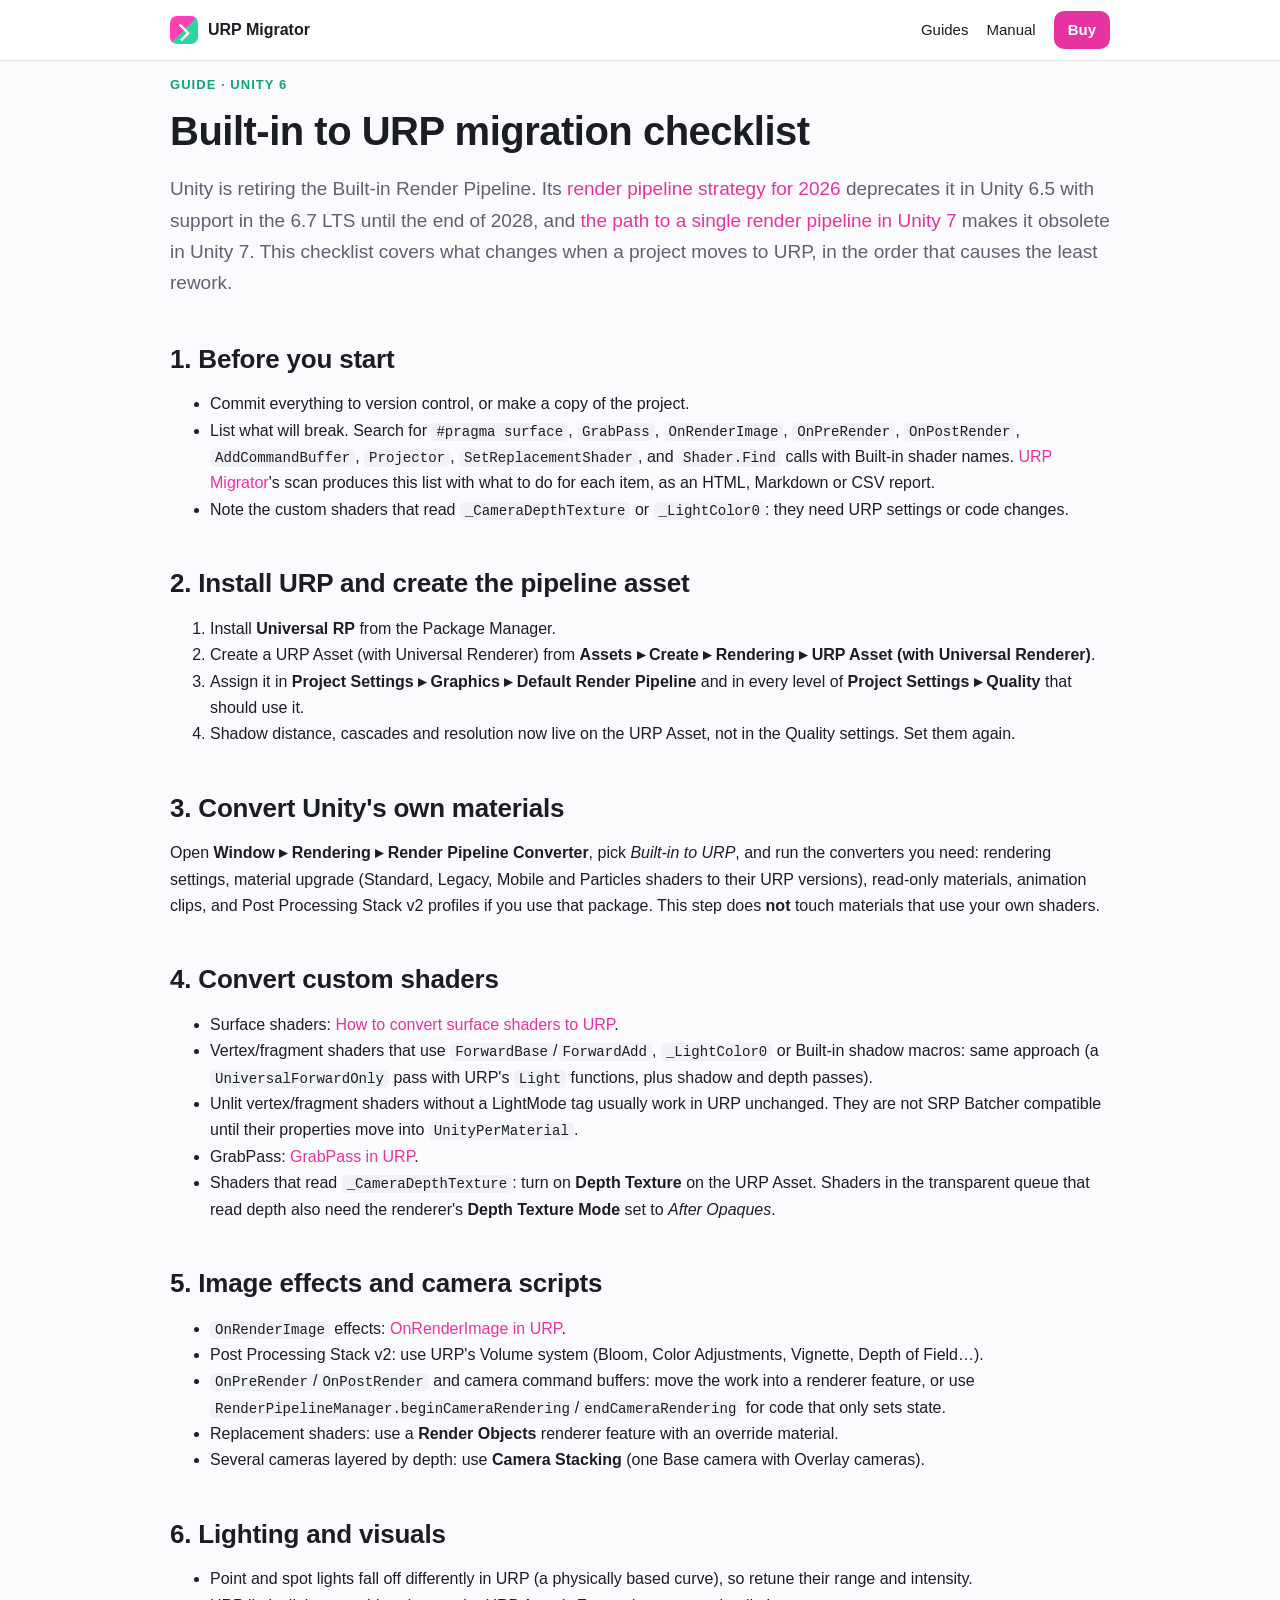
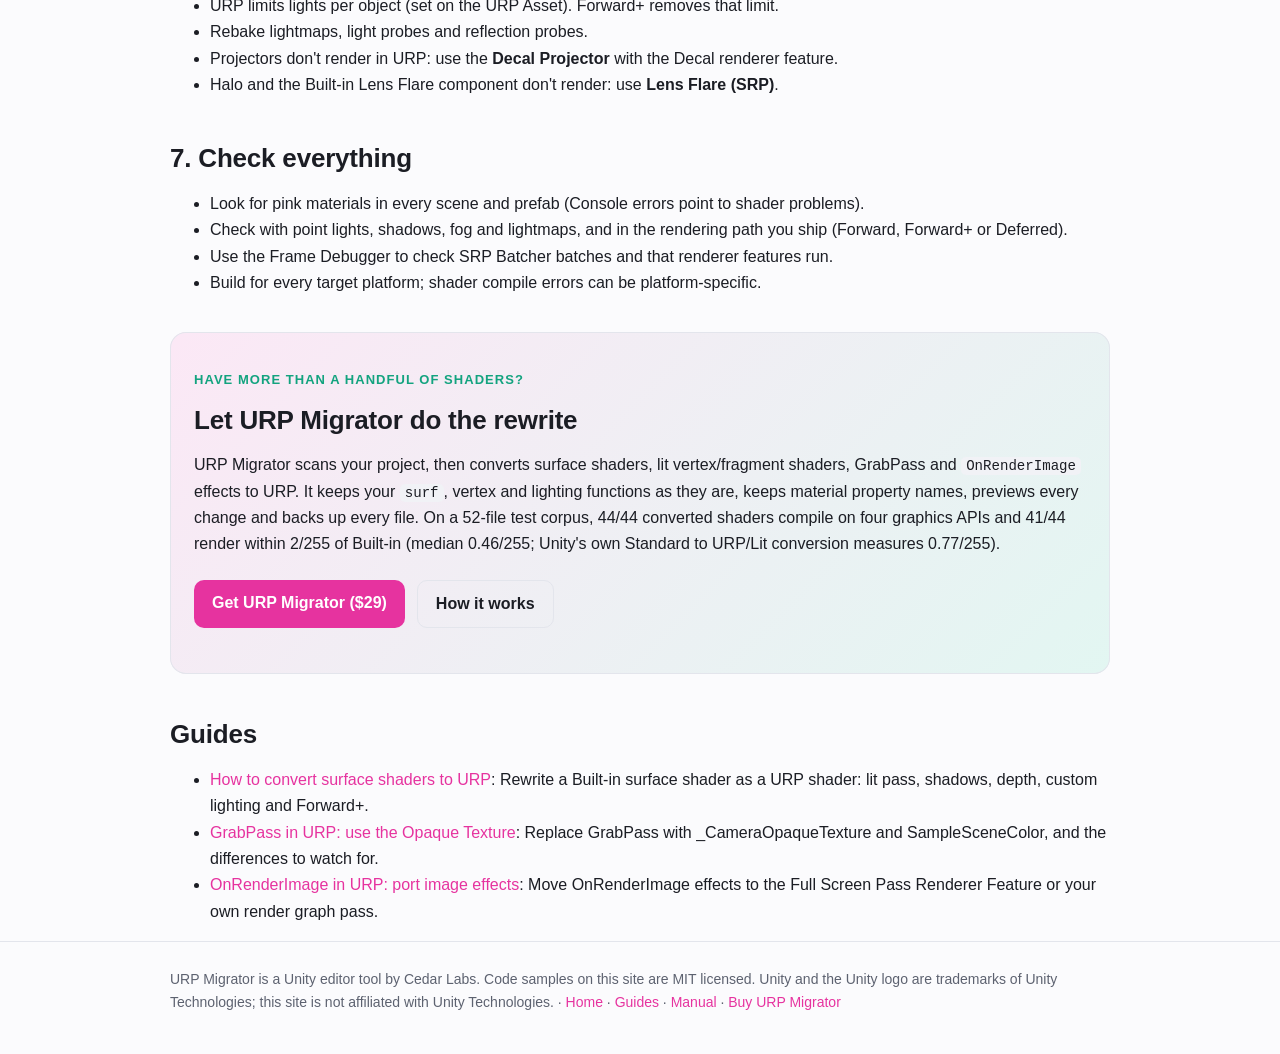
<file: guides/built-in-to-urp-checklist.html>
<!doctype html>
<html lang="en">
<head>
<meta charset="utf-8">
<meta name="viewport" content="width=device-width, initial-scale=1">
<title>Built-in to URP migration checklist (Unity 6) · URP Migrator</title>
<meta name="description" content="Unity is deprecating the Built-in Render Pipeline. A practical checklist for moving a project to URP: settings, materials, custom shaders, image effects, lighting and cameras.">
<link rel="canonical" href="https://nkiro33.github.io/urp-migrator-docs/guides/built-in-to-urp-checklist.html">
<meta property="og:type" content="article">
<meta property="og:site_name" content="URP Migrator">
<meta property="og:title" content="Built-in to URP migration checklist (Unity 6) · URP Migrator">
<meta property="og:description" content="Unity is deprecating the Built-in Render Pipeline. A practical checklist for moving a project to URP: settings, materials, custom shaders, image effects, lighting and cameras.">
<meta property="og:url" content="https://nkiro33.github.io/urp-migrator-docs/guides/built-in-to-urp-checklist.html">
<meta property="og:image" content="https://nkiro33.github.io/urp-migrator-docs/img/social.png">
<meta name="twitter:card" content="summary_large_image">
<link rel="icon" type="image/png" href="../img/icon.png">
<link rel="stylesheet" href="../style.css">
<script type="application/ld+json">{"@context": "https://schema.org", "@type": "TechArticle", "headline": "Built-in to URP migration checklist (Unity 6) \u00b7 URP Migrator", "description": "Unity is deprecating the Built-in Render Pipeline. A practical checklist for moving a project to URP: settings, materials, custom shaders, image effects, lighting and cameras.", "url": "https://nkiro33.github.io/urp-migrator-docs/guides/built-in-to-urp-checklist.html", "author": {"@type": "Organization", "name": "Cedar Labs"}, "dateModified": "2026-10-15"}</script>
</head>
<body>
<header class="top"><div class="wrap"><a class="brand" href="../index.html"><span class="logo"></span>URP Migrator</a><nav><a href='../guides/index.html'>Guides</a><a class='hide-s' href='../manual.html'>Manual</a><a class='btn' href='https://neblaze4.gumroad.com/l/urp-migrator'>Buy</a></nav></div></header>
<main class="wrap">

<p class="kicker">Guide · Unity 6</p>
<h1>Built-in to URP migration checklist</h1>
<p class="lede">Unity is retiring the Built-in Render Pipeline. Its <a href="https://discussions.unity.com/t/render-pipelines-strategy-for-2026/1710004">render
pipeline strategy for 2026</a> deprecates it in Unity 6.5 with support in the 6.7 LTS until the end of 2028, and
<a href="https://discussions.unity.com/t/the-path-to-a-single-render-pipeline-in-unity-7/1737908">the path to a single render pipeline in
Unity 7</a> makes it obsolete in Unity 7. This checklist covers what changes when a project moves to URP, in the order that causes the least rework.</p>

<h2>1. Before you start</h2>
<ul>
<li>Commit everything to version control, or make a copy of the project.</li>
<li>List what will break. Search for <code>#pragma surface</code>, <code>GrabPass</code>, <code>OnRenderImage</code>, <code>OnPreRender</code>,
<code>OnPostRender</code>, <code>AddCommandBuffer</code>, <code>Projector</code>, <code>SetReplacementShader</code>, and <code>Shader.Find</code>
calls with Built-in shader names. <a href="../index.html">URP Migrator</a>'s scan produces this list with what to do for each item, as an
HTML, Markdown or CSV report.</li>
<li>Note the custom shaders that read <code>_CameraDepthTexture</code> or <code>_LightColor0</code>: they need URP settings or code changes.</li>
</ul>

<h2>2. Install URP and create the pipeline asset</h2>
<ol>
<li>Install <b>Universal RP</b> from the Package Manager.</li>
<li>Create a URP Asset (with Universal Renderer) from <b>Assets ▸ Create ▸ Rendering ▸ URP Asset (with Universal Renderer)</b>.</li>
<li>Assign it in <b>Project Settings ▸ Graphics ▸ Default Render Pipeline</b> and in every level of <b>Project Settings ▸ Quality</b>
that should use it.</li>
<li>Shadow distance, cascades and resolution now live on the URP Asset, not in the Quality settings. Set them again.</li>
</ol>

<h2>3. Convert Unity's own materials</h2>
<p>Open <b>Window ▸ Rendering ▸ Render Pipeline Converter</b>, pick <i>Built-in to URP</i>, and run the converters you need: rendering settings,
material upgrade (Standard, Legacy, Mobile and Particles shaders to their URP versions), read-only materials, animation clips, and Post
Processing Stack v2 profiles if you use that package. This step does <b>not</b> touch materials that use your own shaders.</p>

<h2>4. Convert custom shaders</h2>
<ul>
<li>Surface shaders: <a href="../guides/convert-surface-shaders-to-urp.html">How to convert surface shaders to URP</a>.</li>
<li>Vertex/fragment shaders that use <code>ForwardBase</code>/<code>ForwardAdd</code>, <code>_LightColor0</code> or Built-in shadow macros: same
approach (a <code>UniversalForwardOnly</code> pass with URP's <code>Light</code> functions, plus shadow and depth passes).</li>
<li>Unlit vertex/fragment shaders without a LightMode tag usually work in URP unchanged. They are not SRP Batcher compatible until their properties
move into <code>UnityPerMaterial</code>.</li>
<li>GrabPass: <a href="../guides/grabpass-in-urp.html">GrabPass in URP</a>.</li>
<li>Shaders that read <code>_CameraDepthTexture</code>: turn on <b>Depth Texture</b> on the URP Asset. Shaders in the transparent queue that
read depth also need the renderer's <b>Depth Texture Mode</b> set to <i>After Opaques</i>.</li>
</ul>

<h2>5. Image effects and camera scripts</h2>
<ul>
<li><code>OnRenderImage</code> effects: <a href="../guides/onrenderimage-in-urp.html">OnRenderImage in URP</a>.</li>
<li>Post Processing Stack v2: use URP's Volume system (Bloom, Color Adjustments, Vignette, Depth of Field…).</li>
<li><code>OnPreRender</code>/<code>OnPostRender</code> and camera command buffers: move the work into a renderer feature, or use
<code>RenderPipelineManager.beginCameraRendering</code>/<code>endCameraRendering</code> for code that only sets state.</li>
<li>Replacement shaders: use a <b>Render Objects</b> renderer feature with an override material.</li>
<li>Several cameras layered by depth: use <b>Camera Stacking</b> (one Base camera with Overlay cameras).</li>
</ul>

<h2>6. Lighting and visuals</h2>
<ul>
<li>Point and spot lights fall off differently in URP (a physically based curve), so retune their range and intensity.</li>
<li>URP limits lights per object (set on the URP Asset). Forward+ removes that limit.</li>
<li>Rebake lightmaps, light probes and reflection probes.</li>
<li>Projectors don't render in URP: use the <b>Decal Projector</b> with the Decal renderer feature.</li>
<li>Halo and the Built-in Lens Flare component don't render: use <b>Lens Flare (SRP)</b>.</li>
</ul>

<h2>7. Check everything</h2>
<ul>
<li>Look for pink materials in every scene and prefab (Console errors point to shader problems).</li>
<li>Check with point lights, shadows, fog and lightmaps, and in the rendering path you ship (Forward, Forward+ or Deferred).</li>
<li>Use the Frame Debugger to check SRP Batcher batches and that renderer features run.</li>
<li>Build for every target platform; shader compile errors can be platform-specific.</li>
</ul>
<div class="cta"><p class="kicker">Have more than a handful of shaders?</p>
<h2>Let URP Migrator do the rewrite</h2>
<p>URP Migrator scans your project, then converts surface shaders, lit vertex/fragment shaders, GrabPass and
<code>OnRenderImage</code> effects to URP. It keeps your <code>surf</code>, vertex and lighting functions as they are, keeps material
property names, previews every change and backs up every file. On a 52-file test corpus, 44/44 converted shaders compile on four
graphics APIs and 41/44 render within 2/255 of Built-in (median 0.46/255; Unity's own Standard to URP/Lit conversion
measures 0.77/255).</p>
<div class="buttons"><a class="btn" href="https://neblaze4.gumroad.com/l/urp-migrator">Get URP Migrator ($29)</a><a class="btn ghost" href="../index.html">How it works</a></div></div>
<h2>Guides</h2>
<ul><li><a href='../guides/convert-surface-shaders-to-urp.html'>How to convert surface shaders to URP</a>: Rewrite a Built-in surface shader as a URP shader: lit pass, shadows, depth, custom lighting and Forward+.</li><li><a href='../guides/grabpass-in-urp.html'>GrabPass in URP: use the Opaque Texture</a>: Replace GrabPass with _CameraOpaqueTexture and SampleSceneColor, and the differences to watch for.</li><li><a href='../guides/onrenderimage-in-urp.html'>OnRenderImage in URP: port image effects</a>: Move OnRenderImage effects to the Full Screen Pass Renderer Feature or your own render graph pass.</li></ul>

</main>
<footer><div class="wrap">URP Migrator is a Unity editor tool by Cedar Labs. Code samples on this site are MIT licensed.
Unity and the Unity logo are trademarks of Unity Technologies; this site is not affiliated with Unity Technologies.
· <a href="../index.html">Home</a> · <a href="../guides/index.html">Guides</a> · <a href="../manual.html">Manual</a> · <a href="https://neblaze4.gumroad.com/l/urp-migrator">Buy URP Migrator</a></div></footer>
<script>document.querySelectorAll('.copy').forEach(b=>b.addEventListener('click',()=>{const t=b.closest('.code').querySelector('code').innerText;navigator.clipboard.writeText(t).then(()=>{b.textContent='Copied';setTimeout(()=>b.textContent='Copy',1500)})}));</script>
</body>
</html>
</file>
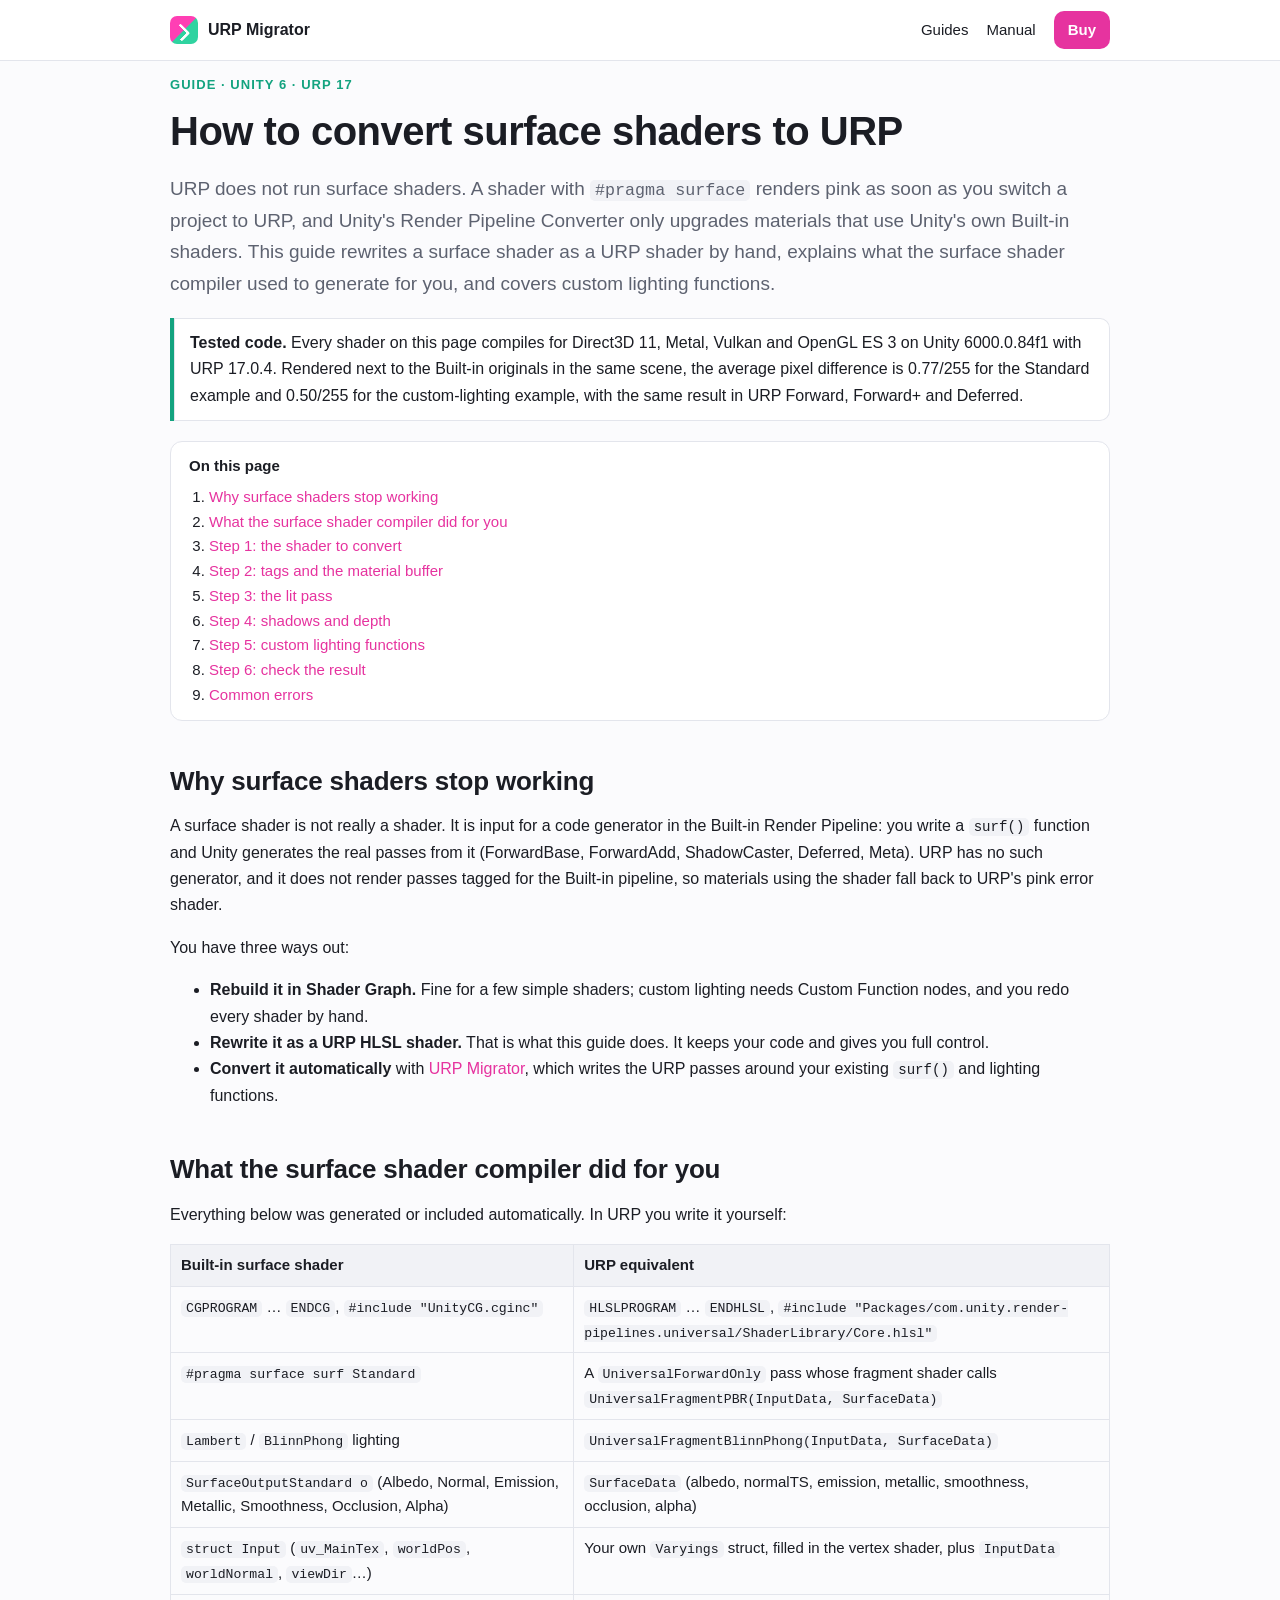
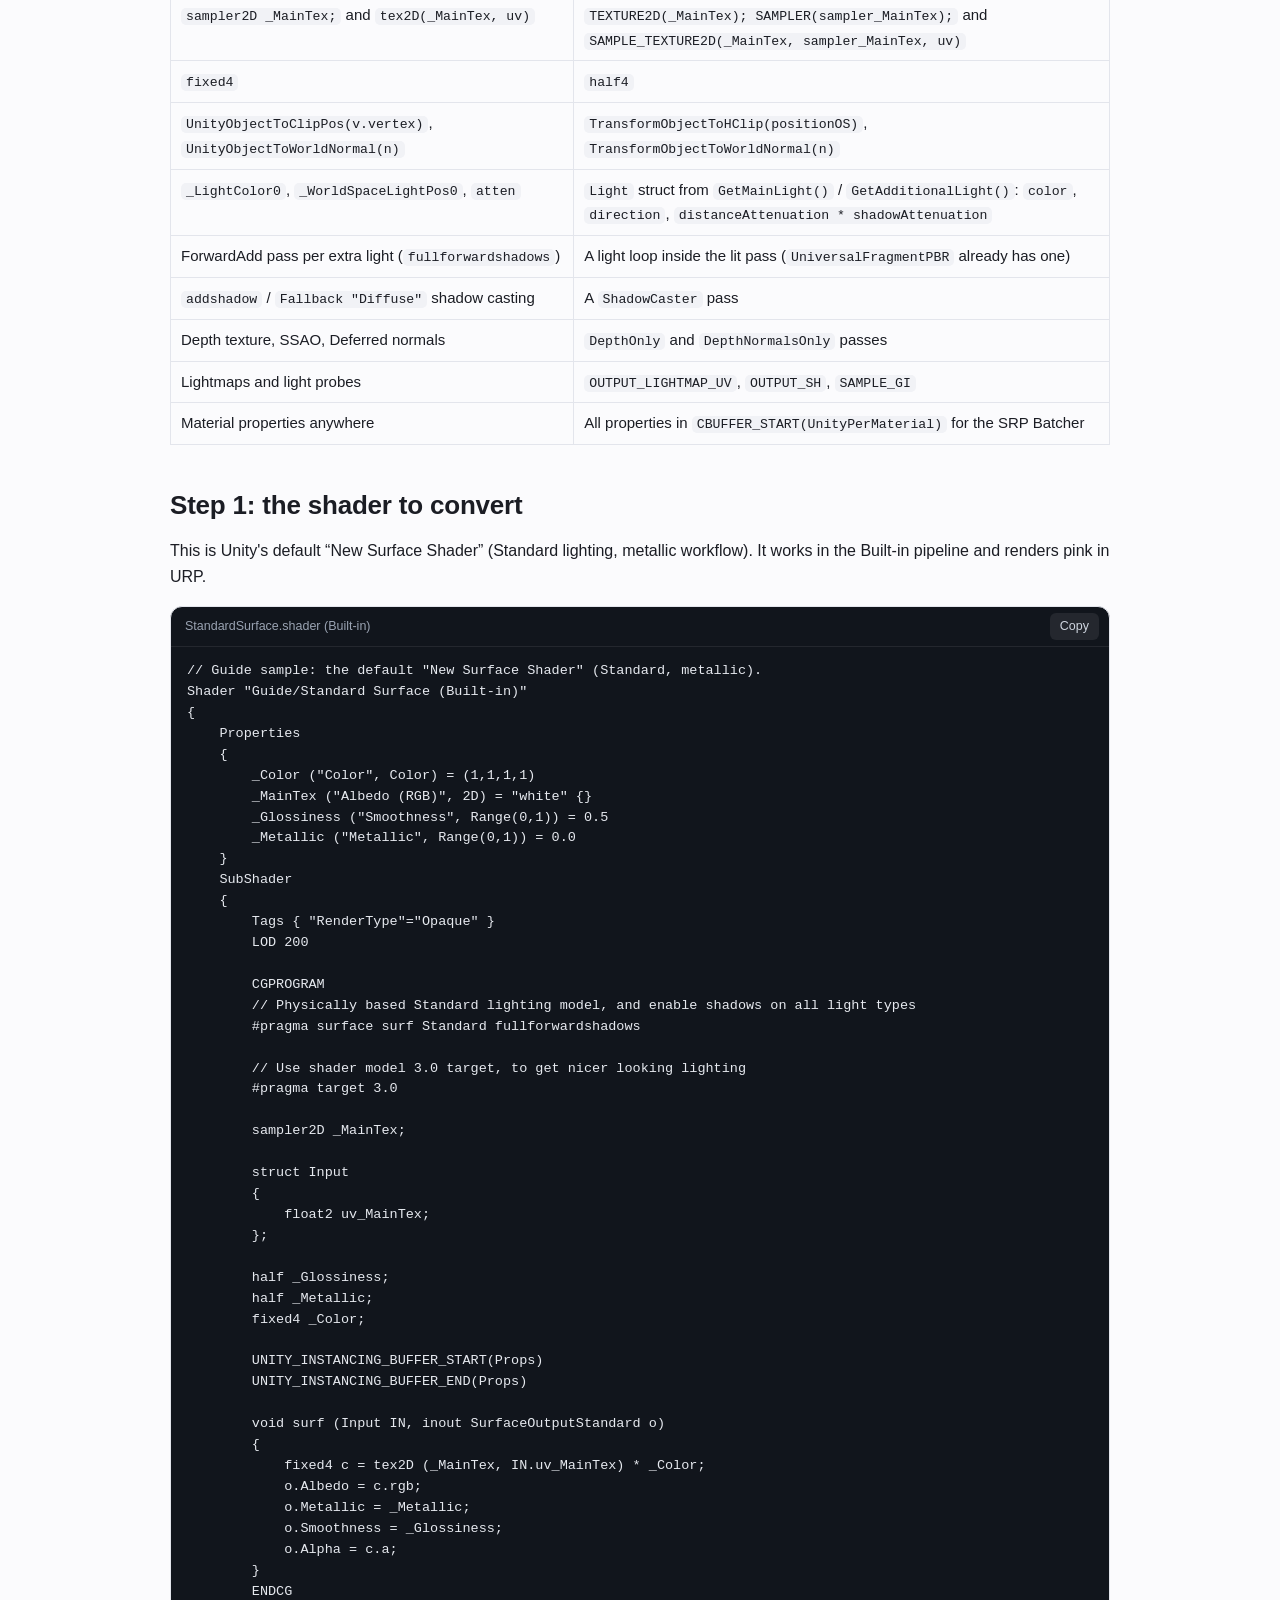
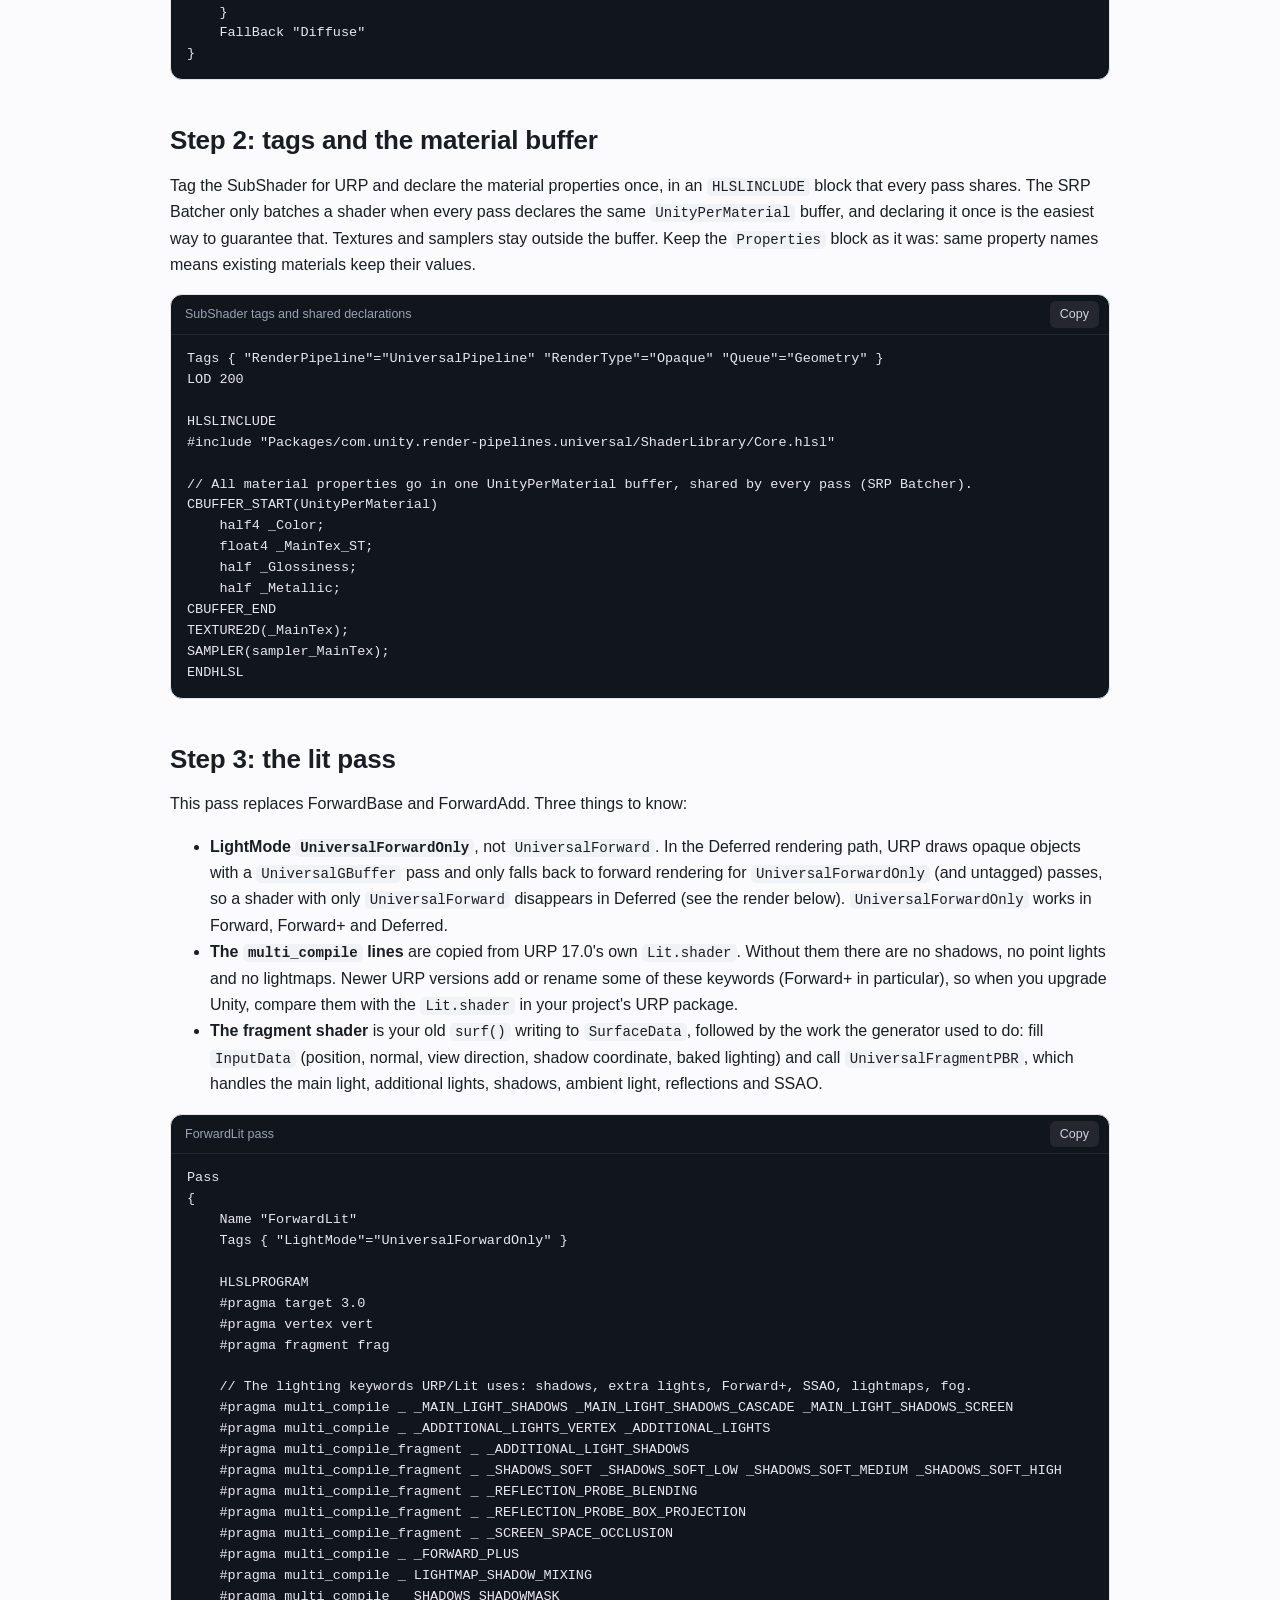
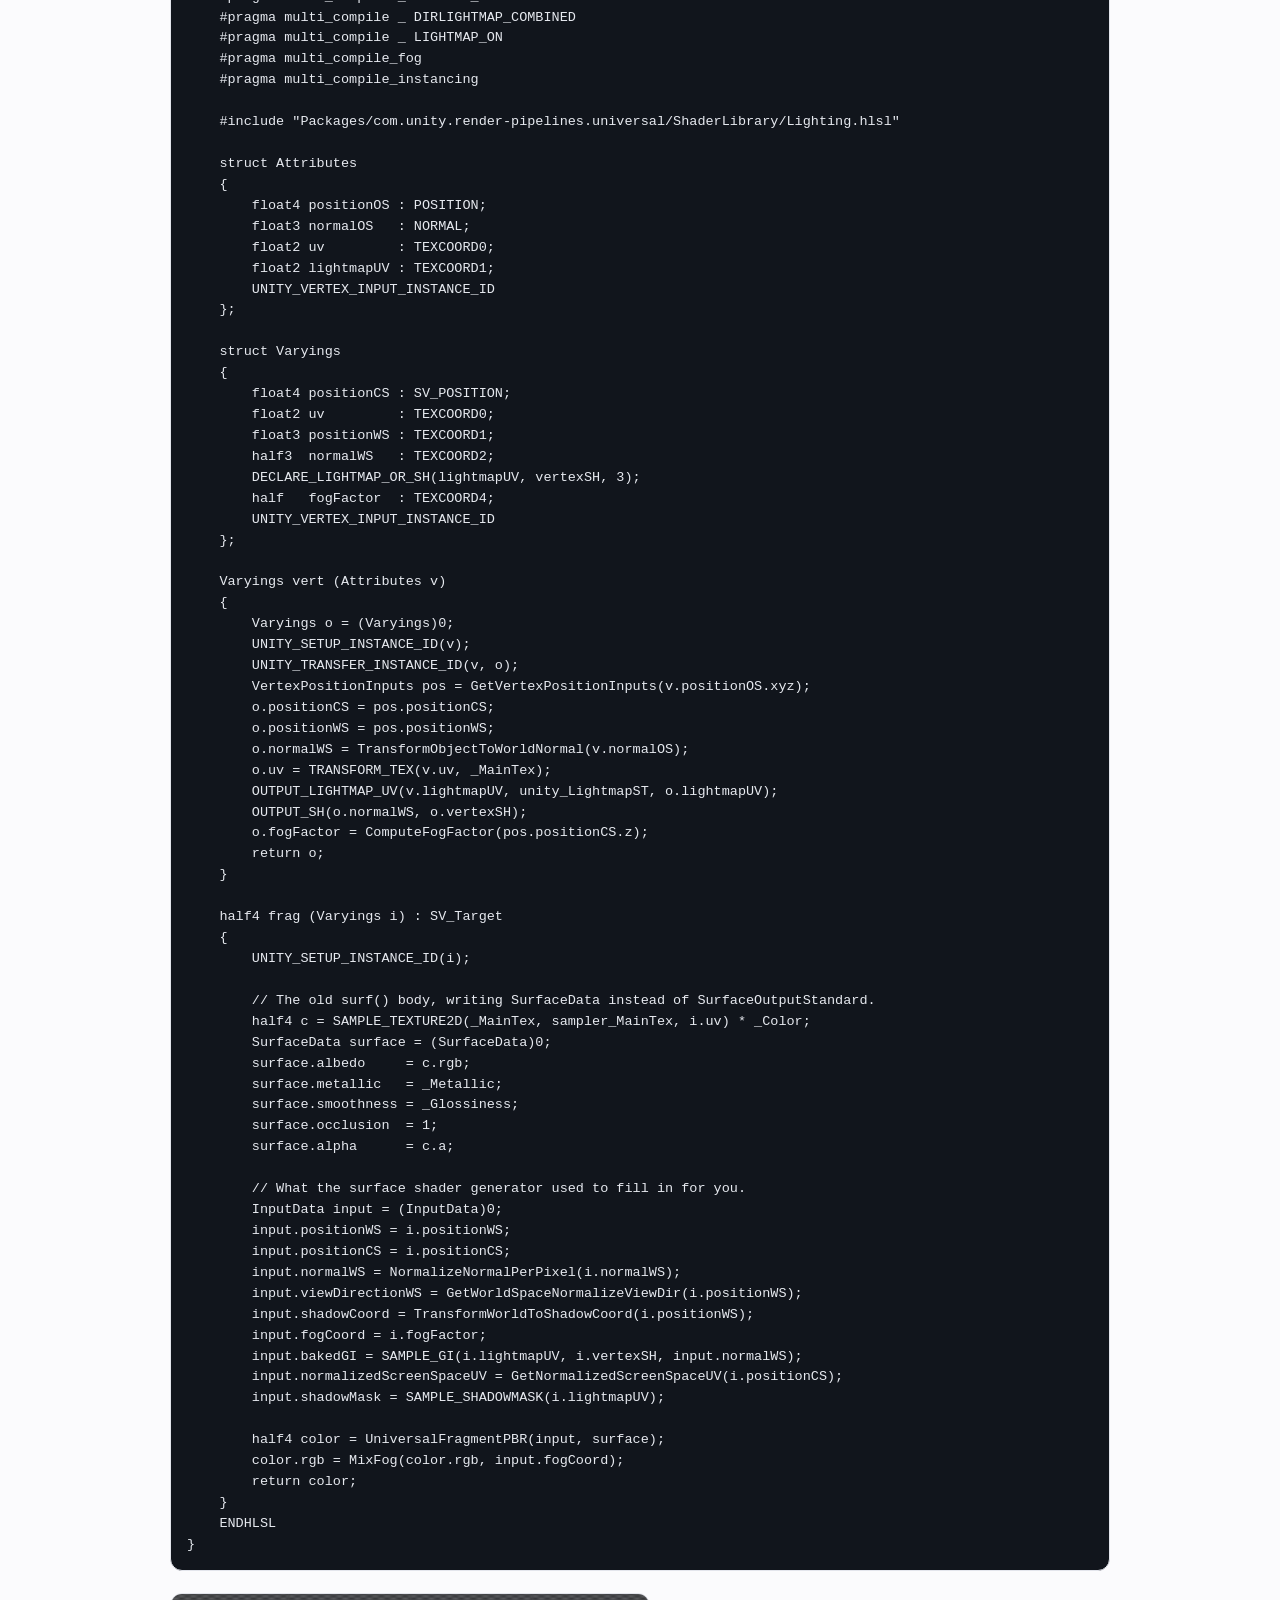
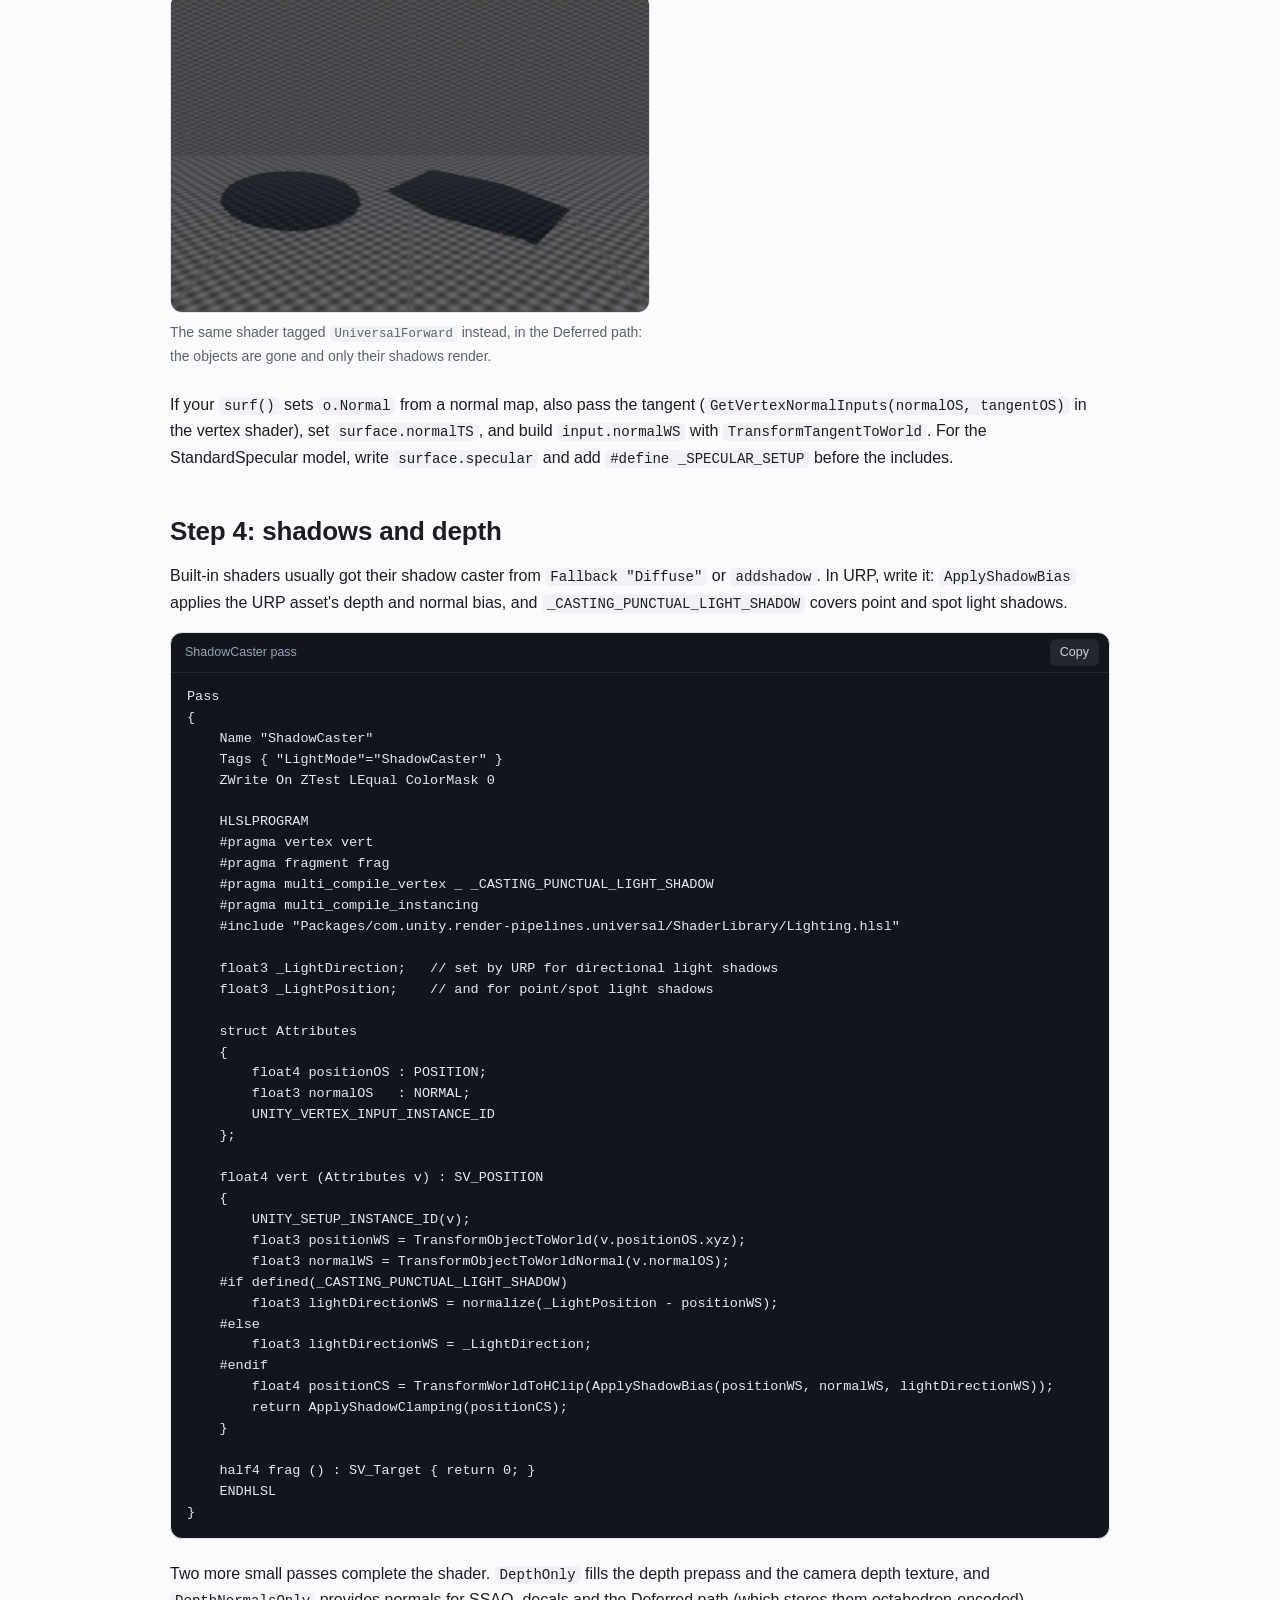
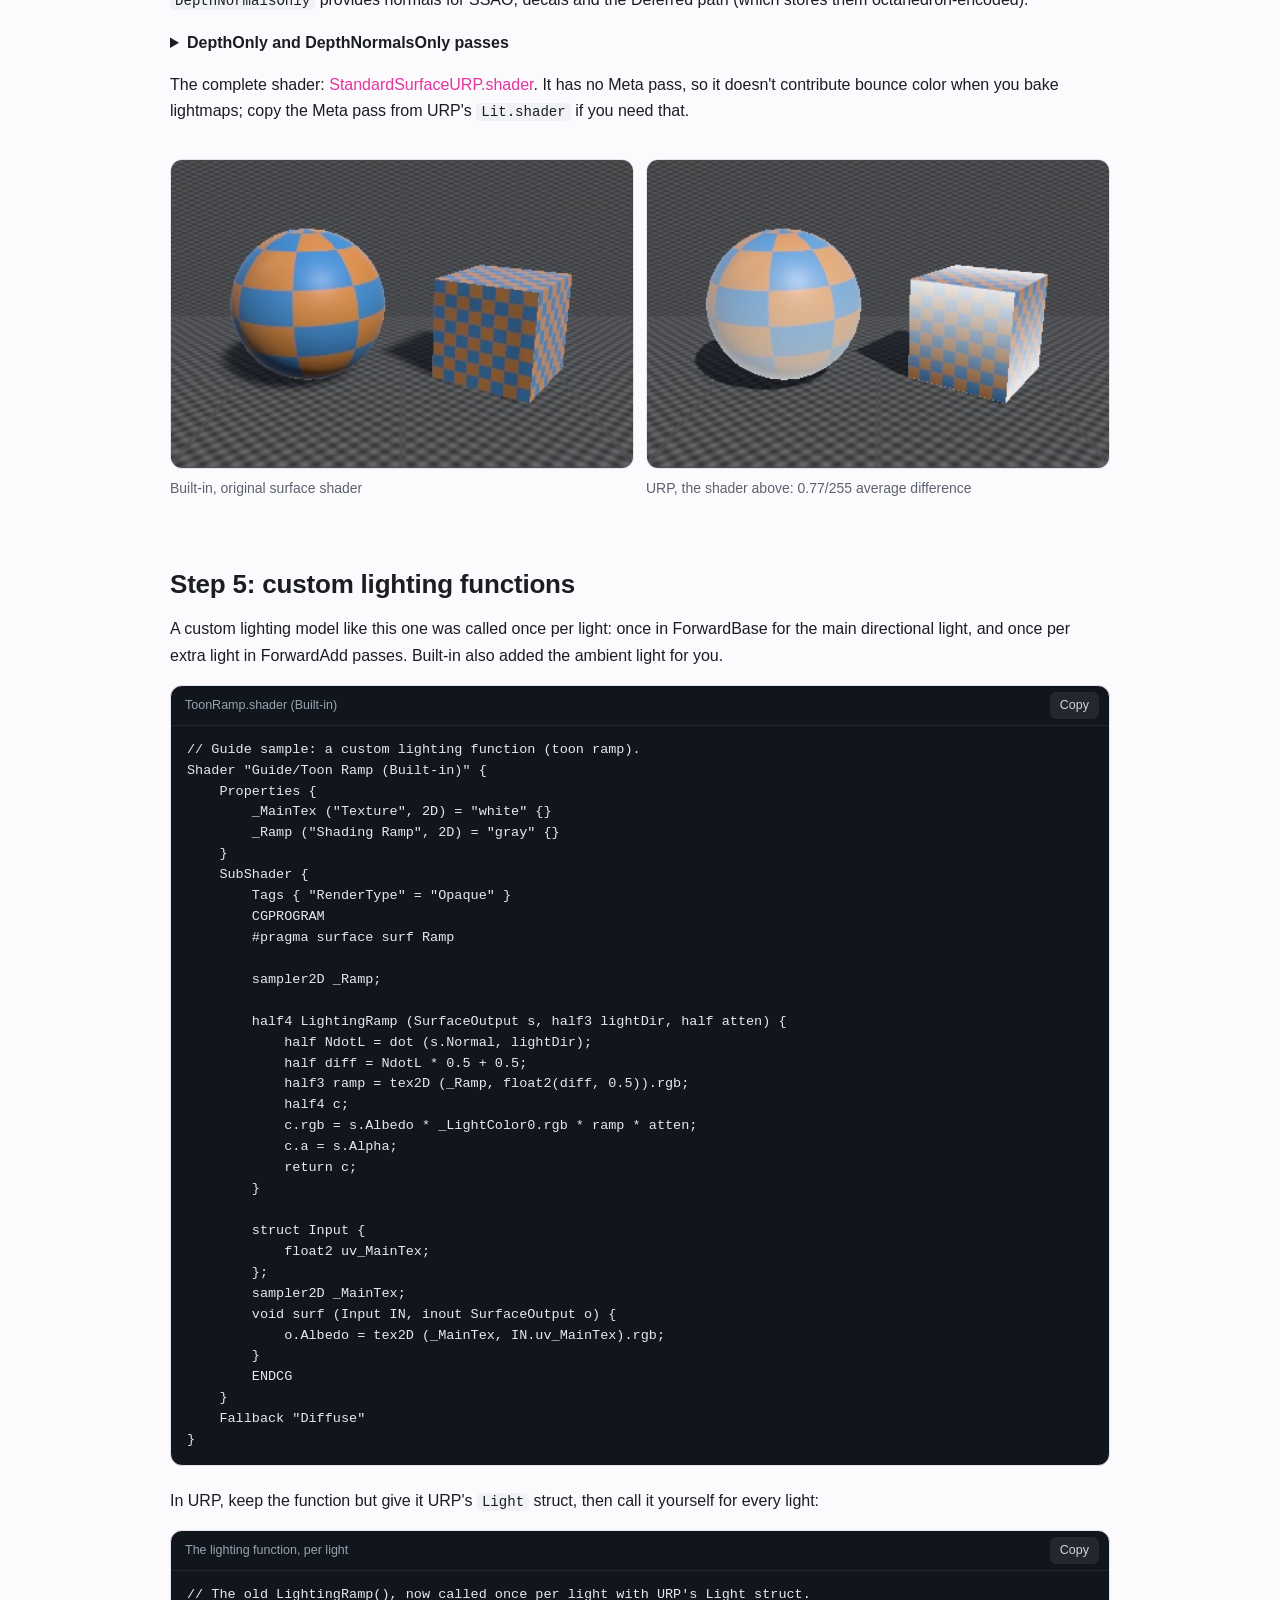
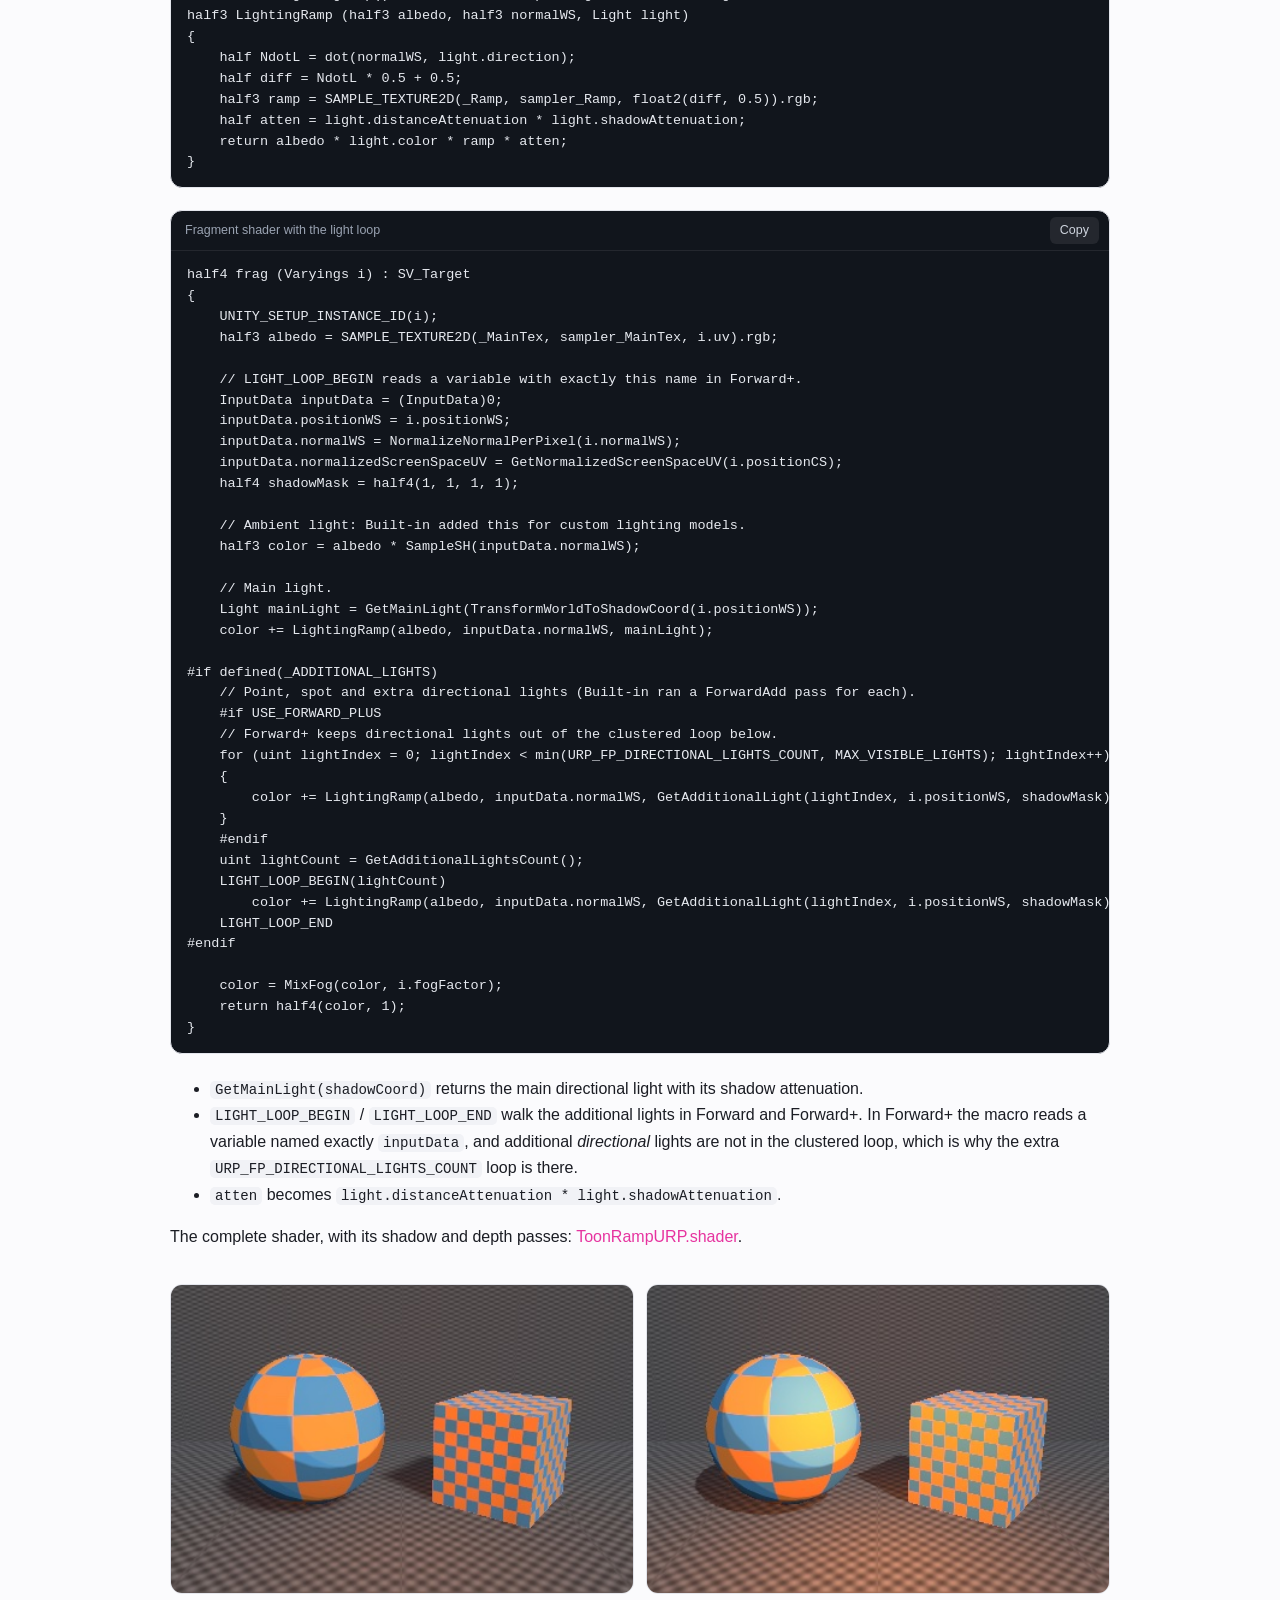
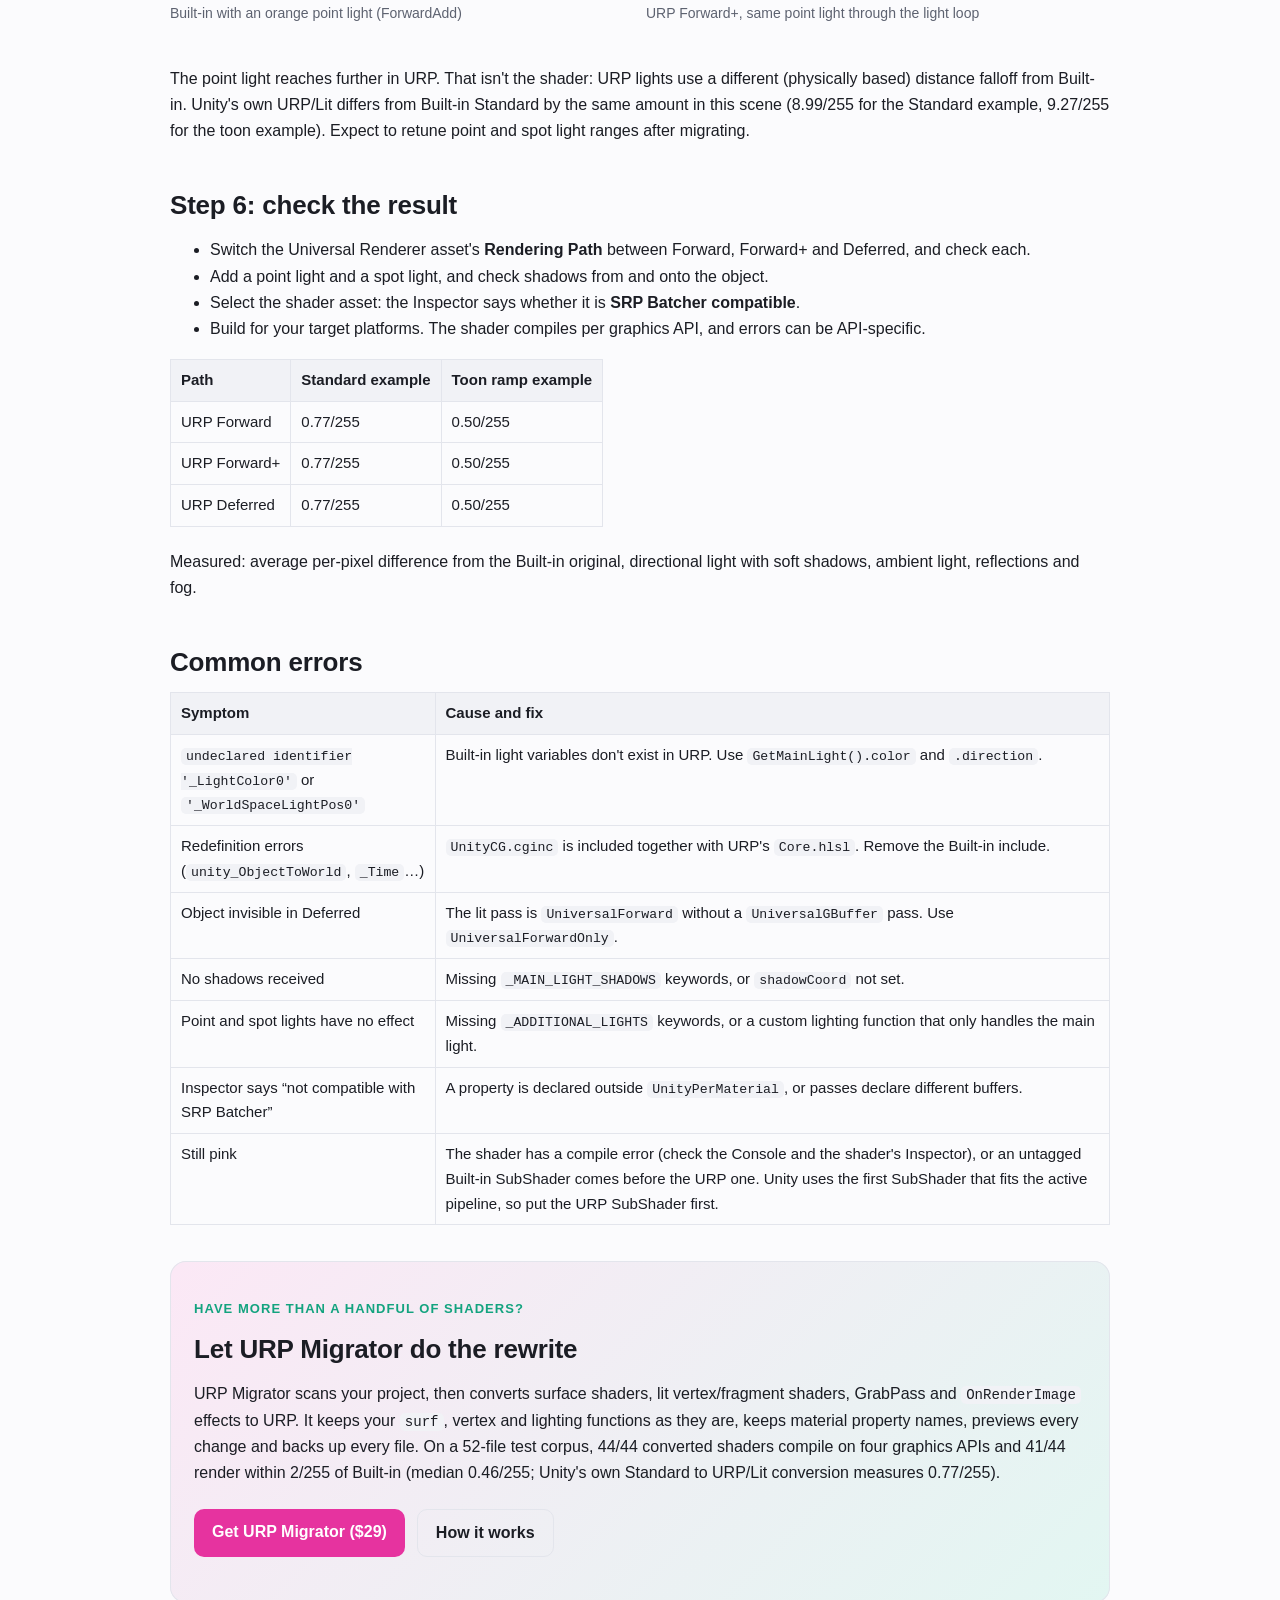
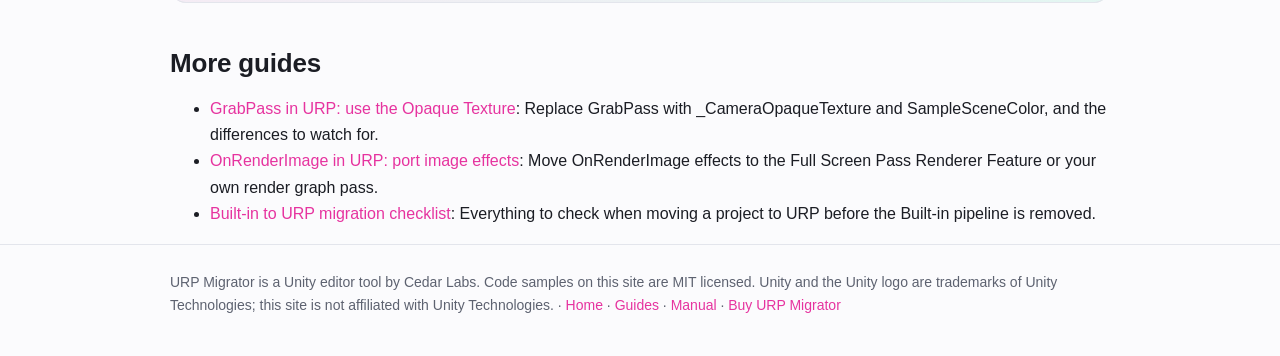
<file: guides/convert-surface-shaders-to-urp.html>
<!doctype html>
<html lang="en">
<head>
<meta charset="utf-8">
<meta name="viewport" content="width=device-width, initial-scale=1">
<title>How to convert surface shaders to URP (Unity 6) · URP Migrator</title>
<meta name="description" content="Surface shaders don&#x27;t run in URP. Rewrite one as a URP shader step by step: lit pass, shadows, depth, custom lighting and Forward+. Tested code.">
<link rel="canonical" href="https://nkiro33.github.io/urp-migrator-docs/guides/convert-surface-shaders-to-urp.html">
<meta property="og:type" content="article">
<meta property="og:site_name" content="URP Migrator">
<meta property="og:title" content="How to convert surface shaders to URP (Unity 6) · URP Migrator">
<meta property="og:description" content="Surface shaders don&#x27;t run in URP. Rewrite one as a URP shader step by step: lit pass, shadows, depth, custom lighting and Forward+. Tested code.">
<meta property="og:url" content="https://nkiro33.github.io/urp-migrator-docs/guides/convert-surface-shaders-to-urp.html">
<meta property="og:image" content="https://nkiro33.github.io/urp-migrator-docs/img/social.png">
<meta name="twitter:card" content="summary_large_image">
<link rel="icon" type="image/png" href="../img/icon.png">
<link rel="stylesheet" href="../style.css">
<script type="application/ld+json">{"@context": "https://schema.org", "@type": "TechArticle", "headline": "How to convert surface shaders to URP (Unity 6) \u00b7 URP Migrator", "description": "Surface shaders don't run in URP. Rewrite one as a URP shader step by step: lit pass, shadows, depth, custom lighting and Forward+. Tested code.", "url": "https://nkiro33.github.io/urp-migrator-docs/guides/convert-surface-shaders-to-urp.html", "author": {"@type": "Organization", "name": "Cedar Labs"}, "dateModified": "2026-10-15"}</script>
</head>
<body>
<header class="top"><div class="wrap"><a class="brand" href="../index.html"><span class="logo"></span>URP Migrator</a><nav><a href='../guides/index.html'>Guides</a><a class='hide-s' href='../manual.html'>Manual</a><a class='btn' href='https://neblaze4.gumroad.com/l/urp-migrator'>Buy</a></nav></div></header>
<main class="wrap">

<p class="kicker">Guide · Unity 6 · URP 17</p>
<h1>How to convert surface shaders to URP</h1>
<p class="lede">URP does not run surface shaders. A shader with <code>#pragma surface</code> renders pink as soon as you switch a project
to URP, and Unity's Render Pipeline Converter only upgrades materials that use Unity's own Built-in shaders. This guide rewrites a surface
shader as a URP shader by hand, explains what the surface shader compiler used to generate for you, and covers custom lighting functions.</p>
<div class="note"><b>Tested code.</b> Every shader on this page compiles for Direct3D 11, Metal, Vulkan and OpenGL ES 3 on Unity 6000.0.84f1
with URP 17.0.4. Rendered next to the Built-in originals in the same scene, the average pixel difference is 0.77/255 for the
Standard example and 0.50/255 for the custom-lighting example, with the same result in URP Forward, Forward+ and Deferred.</div>
<div class="toc"><b>On this page</b><ol>
<li><a href="#why">Why surface shaders stop working</a></li><li><a href="#map">What the surface shader compiler did for you</a></li>
<li><a href="#start">Step 1: the shader to convert</a></li><li><a href="#buffer">Step 2: tags and the material buffer</a></li>
<li><a href="#lit">Step 3: the lit pass</a></li><li><a href="#shadows">Step 4: shadows and depth</a></li>
<li><a href="#lighting">Step 5: custom lighting functions</a></li><li><a href="#check">Step 6: check the result</a></li>
<li><a href="#errors">Common errors</a></li></ol></div>

<h2 id="why">Why surface shaders stop working</h2>
<p>A surface shader is not really a shader. It is input for a code generator in the Built-in Render Pipeline: you write a <code>surf()</code>
function and Unity generates the real passes from it (ForwardBase, ForwardAdd, ShadowCaster, Deferred, Meta). URP has no such generator,
and it does not render passes tagged for the Built-in pipeline, so materials using the shader fall back to URP's pink error shader.</p>
<p>You have three ways out:</p>
<ul>
<li><b>Rebuild it in Shader Graph.</b> Fine for a few simple shaders; custom lighting needs Custom Function nodes, and you redo every shader by hand.</li>
<li><b>Rewrite it as a URP HLSL shader.</b> That is what this guide does. It keeps your code and gives you full control.</li>
<li><b>Convert it automatically</b> with <a href="../index.html">URP Migrator</a>, which writes the URP passes around your existing <code>surf()</code> and lighting functions.</li>
</ul>

<h2 id="map">What the surface shader compiler did for you</h2>
<p>Everything below was generated or included automatically. In URP you write it yourself:</p>
<table>
<tr><th>Built-in surface shader</th><th>URP equivalent</th></tr>
<tr><td><code>CGPROGRAM</code> … <code>ENDCG</code>, <code>#include "UnityCG.cginc"</code></td><td><code>HLSLPROGRAM</code> … <code>ENDHLSL</code>, <code>#include "Packages/com.unity.render-pipelines.universal/ShaderLibrary/Core.hlsl"</code></td></tr>
<tr><td><code>#pragma surface surf Standard</code></td><td>A <code>UniversalForwardOnly</code> pass whose fragment shader calls <code>UniversalFragmentPBR(InputData, SurfaceData)</code></td></tr>
<tr><td><code>Lambert</code> / <code>BlinnPhong</code> lighting</td><td><code>UniversalFragmentBlinnPhong(InputData, SurfaceData)</code></td></tr>
<tr><td><code>SurfaceOutputStandard o</code> (Albedo, Normal, Emission, Metallic, Smoothness, Occlusion, Alpha)</td><td><code>SurfaceData</code> (albedo, normalTS, emission, metallic, smoothness, occlusion, alpha)</td></tr>
<tr><td><code>struct Input</code> (<code>uv_MainTex</code>, <code>worldPos</code>, <code>worldNormal</code>, <code>viewDir</code>…)</td><td>Your own <code>Varyings</code> struct, filled in the vertex shader, plus <code>InputData</code></td></tr>
<tr><td><code>sampler2D _MainTex;</code> and <code>tex2D(_MainTex, uv)</code></td><td><code>TEXTURE2D(_MainTex); SAMPLER(sampler_MainTex);</code> and <code>SAMPLE_TEXTURE2D(_MainTex, sampler_MainTex, uv)</code></td></tr>
<tr><td><code>fixed4</code></td><td><code>half4</code></td></tr>
<tr><td><code>UnityObjectToClipPos(v.vertex)</code>, <code>UnityObjectToWorldNormal(n)</code></td><td><code>TransformObjectToHClip(positionOS)</code>, <code>TransformObjectToWorldNormal(n)</code></td></tr>
<tr><td><code>_LightColor0</code>, <code>_WorldSpaceLightPos0</code>, <code>atten</code></td><td><code>Light</code> struct from <code>GetMainLight()</code> / <code>GetAdditionalLight()</code>: <code>color</code>, <code>direction</code>, <code>distanceAttenuation * shadowAttenuation</code></td></tr>
<tr><td>ForwardAdd pass per extra light (<code>fullforwardshadows</code>)</td><td>A light loop inside the lit pass (<code>UniversalFragmentPBR</code> already has one)</td></tr>
<tr><td><code>addshadow</code> / <code>Fallback "Diffuse"</code> shadow casting</td><td>A <code>ShadowCaster</code> pass</td></tr>
<tr><td>Depth texture, SSAO, Deferred normals</td><td><code>DepthOnly</code> and <code>DepthNormalsOnly</code> passes</td></tr>
<tr><td>Lightmaps and light probes</td><td><code>OUTPUT_LIGHTMAP_UV</code>, <code>OUTPUT_SH</code>, <code>SAMPLE_GI</code></td></tr>
<tr><td>Material properties anywhere</td><td>All properties in <code>CBUFFER_START(UnityPerMaterial)</code> for the SRP Batcher</td></tr>
</table>

<h2 id="start">Step 1: the shader to convert</h2>
<p>This is Unity's default “New Surface Shader” (Standard lighting, metallic workflow). It works in the Built-in pipeline and renders pink in URP.</p>
<div class='code'><div class='codehead'><span>StandardSurface.shader (Built-in)</span><button class='copy' type='button'>Copy</button></div><pre><code class='lang-hlsl'>// Guide sample: the default &quot;New Surface Shader&quot; (Standard, metallic).
Shader &quot;Guide/Standard Surface (Built-in)&quot;
{
    Properties
    {
        _Color (&quot;Color&quot;, Color) = (1,1,1,1)
        _MainTex (&quot;Albedo (RGB)&quot;, 2D) = &quot;white&quot; {}
        _Glossiness (&quot;Smoothness&quot;, Range(0,1)) = 0.5
        _Metallic (&quot;Metallic&quot;, Range(0,1)) = 0.0
    }
    SubShader
    {
        Tags { &quot;RenderType&quot;=&quot;Opaque&quot; }
        LOD 200

        CGPROGRAM
        // Physically based Standard lighting model, and enable shadows on all light types
        #pragma surface surf Standard fullforwardshadows

        // Use shader model 3.0 target, to get nicer looking lighting
        #pragma target 3.0

        sampler2D _MainTex;

        struct Input
        {
            float2 uv_MainTex;
        };

        half _Glossiness;
        half _Metallic;
        fixed4 _Color;

        UNITY_INSTANCING_BUFFER_START(Props)
        UNITY_INSTANCING_BUFFER_END(Props)

        void surf (Input IN, inout SurfaceOutputStandard o)
        {
            fixed4 c = tex2D (_MainTex, IN.uv_MainTex) * _Color;
            o.Albedo = c.rgb;
            o.Metallic = _Metallic;
            o.Smoothness = _Glossiness;
            o.Alpha = c.a;
        }
        ENDCG
    }
    FallBack &quot;Diffuse&quot;
}
</code></pre></div>

<h2 id="buffer">Step 2: tags and the material buffer</h2>
<p>Tag the SubShader for URP and declare the material properties once, in an <code>HLSLINCLUDE</code> block that every pass shares.
The SRP Batcher only batches a shader when every pass declares the same <code>UnityPerMaterial</code> buffer, and declaring it once
is the easiest way to guarantee that. Textures and samplers stay outside the buffer. Keep the <code>Properties</code> block as it was:
same property names means existing materials keep their values.</p>
<div class='code'><div class='codehead'><span>SubShader tags and shared declarations</span><button class='copy' type='button'>Copy</button></div><pre><code class='lang-hlsl'>Tags { &quot;RenderPipeline&quot;=&quot;UniversalPipeline&quot; &quot;RenderType&quot;=&quot;Opaque&quot; &quot;Queue&quot;=&quot;Geometry&quot; }
LOD 200

HLSLINCLUDE
#include &quot;Packages/com.unity.render-pipelines.universal/ShaderLibrary/Core.hlsl&quot;

// All material properties go in one UnityPerMaterial buffer, shared by every pass (SRP Batcher).
CBUFFER_START(UnityPerMaterial)
    half4 _Color;
    float4 _MainTex_ST;
    half _Glossiness;
    half _Metallic;
CBUFFER_END
TEXTURE2D(_MainTex);
SAMPLER(sampler_MainTex);
ENDHLSL
</code></pre></div>

<h2 id="lit">Step 3: the lit pass</h2>
<p>This pass replaces ForwardBase and ForwardAdd. Three things to know:</p>
<ul>
<li><b>LightMode <code>UniversalForwardOnly</code></b>, not <code>UniversalForward</code>. In the Deferred rendering path, URP draws opaque objects
with a <code>UniversalGBuffer</code> pass and only falls back to forward rendering for <code>UniversalForwardOnly</code> (and untagged) passes, so a
shader with only <code>UniversalForward</code> disappears in Deferred (see the render below). <code>UniversalForwardOnly</code> works in Forward, Forward+ and Deferred.</li>
<li><b>The <code>multi_compile</code> lines</b> are copied from URP 17.0's own <code>Lit.shader</code>. Without them there are no shadows, no
point lights and no lightmaps. Newer URP versions add or rename some of these keywords (Forward+ in particular), so when you upgrade Unity,
compare them with the <code>Lit.shader</code> in your project's URP package.</li>
<li><b>The fragment shader</b> is your old <code>surf()</code> writing to <code>SurfaceData</code>, followed by the work the generator used to do:
fill <code>InputData</code> (position, normal, view direction, shadow coordinate, baked lighting) and call <code>UniversalFragmentPBR</code>,
which handles the main light, additional lights, shadows, ambient light, reflections and SSAO.</li>
</ul>
<div class='code'><div class='codehead'><span>ForwardLit pass</span><button class='copy' type='button'>Copy</button></div><pre><code class='lang-hlsl'>Pass
{
    Name &quot;ForwardLit&quot;
    Tags { &quot;LightMode&quot;=&quot;UniversalForwardOnly&quot; }

    HLSLPROGRAM
    #pragma target 3.0
    #pragma vertex vert
    #pragma fragment frag

    // The lighting keywords URP/Lit uses: shadows, extra lights, Forward+, SSAO, lightmaps, fog.
    #pragma multi_compile _ _MAIN_LIGHT_SHADOWS _MAIN_LIGHT_SHADOWS_CASCADE _MAIN_LIGHT_SHADOWS_SCREEN
    #pragma multi_compile _ _ADDITIONAL_LIGHTS_VERTEX _ADDITIONAL_LIGHTS
    #pragma multi_compile_fragment _ _ADDITIONAL_LIGHT_SHADOWS
    #pragma multi_compile_fragment _ _SHADOWS_SOFT _SHADOWS_SOFT_LOW _SHADOWS_SOFT_MEDIUM _SHADOWS_SOFT_HIGH
    #pragma multi_compile_fragment _ _REFLECTION_PROBE_BLENDING
    #pragma multi_compile_fragment _ _REFLECTION_PROBE_BOX_PROJECTION
    #pragma multi_compile_fragment _ _SCREEN_SPACE_OCCLUSION
    #pragma multi_compile _ _FORWARD_PLUS
    #pragma multi_compile _ LIGHTMAP_SHADOW_MIXING
    #pragma multi_compile _ SHADOWS_SHADOWMASK
    #pragma multi_compile _ DIRLIGHTMAP_COMBINED
    #pragma multi_compile _ LIGHTMAP_ON
    #pragma multi_compile_fog
    #pragma multi_compile_instancing

    #include &quot;Packages/com.unity.render-pipelines.universal/ShaderLibrary/Lighting.hlsl&quot;

    struct Attributes
    {
        float4 positionOS : POSITION;
        float3 normalOS   : NORMAL;
        float2 uv         : TEXCOORD0;
        float2 lightmapUV : TEXCOORD1;
        UNITY_VERTEX_INPUT_INSTANCE_ID
    };

    struct Varyings
    {
        float4 positionCS : SV_POSITION;
        float2 uv         : TEXCOORD0;
        float3 positionWS : TEXCOORD1;
        half3  normalWS   : TEXCOORD2;
        DECLARE_LIGHTMAP_OR_SH(lightmapUV, vertexSH, 3);
        half   fogFactor  : TEXCOORD4;
        UNITY_VERTEX_INPUT_INSTANCE_ID
    };

    Varyings vert (Attributes v)
    {
        Varyings o = (Varyings)0;
        UNITY_SETUP_INSTANCE_ID(v);
        UNITY_TRANSFER_INSTANCE_ID(v, o);
        VertexPositionInputs pos = GetVertexPositionInputs(v.positionOS.xyz);
        o.positionCS = pos.positionCS;
        o.positionWS = pos.positionWS;
        o.normalWS = TransformObjectToWorldNormal(v.normalOS);
        o.uv = TRANSFORM_TEX(v.uv, _MainTex);
        OUTPUT_LIGHTMAP_UV(v.lightmapUV, unity_LightmapST, o.lightmapUV);
        OUTPUT_SH(o.normalWS, o.vertexSH);
        o.fogFactor = ComputeFogFactor(pos.positionCS.z);
        return o;
    }

    half4 frag (Varyings i) : SV_Target
    {
        UNITY_SETUP_INSTANCE_ID(i);

        // The old surf() body, writing SurfaceData instead of SurfaceOutputStandard.
        half4 c = SAMPLE_TEXTURE2D(_MainTex, sampler_MainTex, i.uv) * _Color;
        SurfaceData surface = (SurfaceData)0;
        surface.albedo     = c.rgb;
        surface.metallic   = _Metallic;
        surface.smoothness = _Glossiness;
        surface.occlusion  = 1;
        surface.alpha      = c.a;

        // What the surface shader generator used to fill in for you.
        InputData input = (InputData)0;
        input.positionWS = i.positionWS;
        input.positionCS = i.positionCS;
        input.normalWS = NormalizeNormalPerPixel(i.normalWS);
        input.viewDirectionWS = GetWorldSpaceNormalizeViewDir(i.positionWS);
        input.shadowCoord = TransformWorldToShadowCoord(i.positionWS);
        input.fogCoord = i.fogFactor;
        input.bakedGI = SAMPLE_GI(i.lightmapUV, i.vertexSH, input.normalWS);
        input.normalizedScreenSpaceUV = GetNormalizedScreenSpaceUV(i.positionCS);
        input.shadowMask = SAMPLE_SHADOWMASK(i.lightmapUV);

        half4 color = UniversalFragmentPBR(input, surface);
        color.rgb = MixFog(color.rgb, input.fogCoord);
        return color;
    }
    ENDHLSL
}
</code></pre></div>
<figure style="max-width:480px"><img src='../img/guide/forward-tag-in-deferred.jpg' alt='The same shader tagged UniversalForward in the Deferred path: only the shadows render' loading='lazy' width='384' height='256'><figcaption>The same shader tagged <code>UniversalForward</code> instead, in the Deferred path: the objects are gone and only their shadows render.</figcaption></figure>
<p>If your <code>surf()</code> sets <code>o.Normal</code> from a normal map, also pass the tangent (<code>GetVertexNormalInputs(normalOS, tangentOS)</code> in the
vertex shader), set <code>surface.normalTS</code>, and build <code>input.normalWS</code> with <code>TransformTangentToWorld</code>. For the
StandardSpecular model, write <code>surface.specular</code> and add <code>#define _SPECULAR_SETUP</code> before the includes.</p>

<h2 id="shadows">Step 4: shadows and depth</h2>
<p>Built-in shaders usually got their shadow caster from <code>Fallback "Diffuse"</code> or <code>addshadow</code>. In URP, write it:
<code>ApplyShadowBias</code> applies the URP asset's depth and normal bias, and <code>_CASTING_PUNCTUAL_LIGHT_SHADOW</code> covers point and spot
light shadows.</p>
<div class='code'><div class='codehead'><span>ShadowCaster pass</span><button class='copy' type='button'>Copy</button></div><pre><code class='lang-hlsl'>Pass
{
    Name &quot;ShadowCaster&quot;
    Tags { &quot;LightMode&quot;=&quot;ShadowCaster&quot; }
    ZWrite On ZTest LEqual ColorMask 0

    HLSLPROGRAM
    #pragma vertex vert
    #pragma fragment frag
    #pragma multi_compile_vertex _ _CASTING_PUNCTUAL_LIGHT_SHADOW
    #pragma multi_compile_instancing
    #include &quot;Packages/com.unity.render-pipelines.universal/ShaderLibrary/Lighting.hlsl&quot;

    float3 _LightDirection;   // set by URP for directional light shadows
    float3 _LightPosition;    // and for point/spot light shadows

    struct Attributes
    {
        float4 positionOS : POSITION;
        float3 normalOS   : NORMAL;
        UNITY_VERTEX_INPUT_INSTANCE_ID
    };

    float4 vert (Attributes v) : SV_POSITION
    {
        UNITY_SETUP_INSTANCE_ID(v);
        float3 positionWS = TransformObjectToWorld(v.positionOS.xyz);
        float3 normalWS = TransformObjectToWorldNormal(v.normalOS);
    #if defined(_CASTING_PUNCTUAL_LIGHT_SHADOW)
        float3 lightDirectionWS = normalize(_LightPosition - positionWS);
    #else
        float3 lightDirectionWS = _LightDirection;
    #endif
        float4 positionCS = TransformWorldToHClip(ApplyShadowBias(positionWS, normalWS, lightDirectionWS));
        return ApplyShadowClamping(positionCS);
    }

    half4 frag () : SV_Target { return 0; }
    ENDHLSL
}
</code></pre></div>
<p>Two more small passes complete the shader. <code>DepthOnly</code> fills the depth prepass and the camera depth texture, and
<code>DepthNormalsOnly</code> provides normals for SSAO, decals and the Deferred path (which stores them octahedron-encoded).</p>
<details><summary>DepthOnly and DepthNormalsOnly passes</summary>
<div class='code'><div class='codehead'><span>DepthOnly pass</span><button class='copy' type='button'>Copy</button></div><pre><code class='lang-hlsl'>Pass
{
    Name &quot;DepthOnly&quot;
    Tags { &quot;LightMode&quot;=&quot;DepthOnly&quot; }
    ZWrite On ColorMask R

    HLSLPROGRAM
    #pragma vertex vert
    #pragma fragment frag
    #pragma multi_compile_instancing

    struct Attributes
    {
        float4 positionOS : POSITION;
        UNITY_VERTEX_INPUT_INSTANCE_ID
    };

    float4 vert (Attributes v) : SV_POSITION
    {
        UNITY_SETUP_INSTANCE_ID(v);
        return TransformObjectToHClip(v.positionOS.xyz);
    }

    half4 frag () : SV_Target { return 0; }
    ENDHLSL
}
</code></pre></div>
<div class='code'><div class='codehead'><span>DepthNormalsOnly pass</span><button class='copy' type='button'>Copy</button></div><pre><code class='lang-hlsl'>Pass
{
    Name &quot;DepthNormalsOnly&quot;
    Tags { &quot;LightMode&quot;=&quot;DepthNormalsOnly&quot; }
    ZWrite On

    HLSLPROGRAM
    #pragma vertex vert
    #pragma fragment frag
    #pragma multi_compile_fragment _ _GBUFFER_NORMALS_OCT
    #pragma multi_compile_instancing

    struct Attributes
    {
        float4 positionOS : POSITION;
        float3 normalOS   : NORMAL;
        UNITY_VERTEX_INPUT_INSTANCE_ID
    };

    struct Varyings
    {
        float4 positionCS : SV_POSITION;
        half3  normalWS   : TEXCOORD0;
    };

    Varyings vert (Attributes v)
    {
        UNITY_SETUP_INSTANCE_ID(v);
        Varyings o;
        o.positionCS = TransformObjectToHClip(v.positionOS.xyz);
        o.normalWS = TransformObjectToWorldNormal(v.normalOS);
        return o;
    }

    half4 frag (Varyings i) : SV_Target
    {
        float3 normalWS = normalize(i.normalWS);
    #if defined(_GBUFFER_NORMALS_OCT)
        // The Deferred path stores normals octahedron-encoded.
        float2 octNormal = PackNormalOctQuadEncode(normalWS) * 0.5 + 0.5;
        return half4(PackFloat2To888(saturate(octNormal)), 0);
    #else
        return half4(normalWS, 0);
    #endif
    }
    ENDHLSL
}
</code></pre></div>
</details>
<p>The complete shader: <a href="../samples/StandardSurfaceURP.shader">StandardSurfaceURP.shader</a>. It has no Meta pass, so it doesn't
contribute bounce color when you bake lightmaps; copy the Meta pass from URP's <code>Lit.shader</code> if you need that.</p>
<div class="pair">
<figure><img src='../img/guide/G1_StandardSurface_builtin.jpg' alt='Built-in render of the Standard surface shader' loading='lazy' width='384' height='256'><figcaption>Built-in, original surface shader</figcaption></figure>
<figure><img src='../img/guide/G1_StandardSurface_urp.jpg' alt='URP render of the converted shader' loading='lazy' width='384' height='256'><figcaption>URP, the shader above: 0.77/255 average difference</figcaption></figure>
</div>

<h2 id="lighting">Step 5: custom lighting functions</h2>
<p>A custom lighting model like this one was called once per light: once in ForwardBase for the main directional light, and once per extra light
in ForwardAdd passes. Built-in also added the ambient light for you.</p>
<div class='code'><div class='codehead'><span>ToonRamp.shader (Built-in)</span><button class='copy' type='button'>Copy</button></div><pre><code class='lang-hlsl'>// Guide sample: a custom lighting function (toon ramp).
Shader &quot;Guide/Toon Ramp (Built-in)&quot; {
    Properties {
        _MainTex (&quot;Texture&quot;, 2D) = &quot;white&quot; {}
        _Ramp (&quot;Shading Ramp&quot;, 2D) = &quot;gray&quot; {}
    }
    SubShader {
        Tags { &quot;RenderType&quot; = &quot;Opaque&quot; }
        CGPROGRAM
        #pragma surface surf Ramp

        sampler2D _Ramp;

        half4 LightingRamp (SurfaceOutput s, half3 lightDir, half atten) {
            half NdotL = dot (s.Normal, lightDir);
            half diff = NdotL * 0.5 + 0.5;
            half3 ramp = tex2D (_Ramp, float2(diff, 0.5)).rgb;
            half4 c;
            c.rgb = s.Albedo * _LightColor0.rgb * ramp * atten;
            c.a = s.Alpha;
            return c;
        }

        struct Input {
            float2 uv_MainTex;
        };
        sampler2D _MainTex;
        void surf (Input IN, inout SurfaceOutput o) {
            o.Albedo = tex2D (_MainTex, IN.uv_MainTex).rgb;
        }
        ENDCG
    }
    Fallback &quot;Diffuse&quot;
}
</code></pre></div>
<p>In URP, keep the function but give it URP's <code>Light</code> struct, then call it yourself for every light:</p>
<div class='code'><div class='codehead'><span>The lighting function, per light</span><button class='copy' type='button'>Copy</button></div><pre><code class='lang-hlsl'>// The old LightingRamp(), now called once per light with URP&#x27;s Light struct.
half3 LightingRamp (half3 albedo, half3 normalWS, Light light)
{
    half NdotL = dot(normalWS, light.direction);
    half diff = NdotL * 0.5 + 0.5;
    half3 ramp = SAMPLE_TEXTURE2D(_Ramp, sampler_Ramp, float2(diff, 0.5)).rgb;
    half atten = light.distanceAttenuation * light.shadowAttenuation;
    return albedo * light.color * ramp * atten;
}
</code></pre></div>
<div class='code'><div class='codehead'><span>Fragment shader with the light loop</span><button class='copy' type='button'>Copy</button></div><pre><code class='lang-hlsl'>half4 frag (Varyings i) : SV_Target
{
    UNITY_SETUP_INSTANCE_ID(i);
    half3 albedo = SAMPLE_TEXTURE2D(_MainTex, sampler_MainTex, i.uv).rgb;

    // LIGHT_LOOP_BEGIN reads a variable with exactly this name in Forward+.
    InputData inputData = (InputData)0;
    inputData.positionWS = i.positionWS;
    inputData.normalWS = NormalizeNormalPerPixel(i.normalWS);
    inputData.normalizedScreenSpaceUV = GetNormalizedScreenSpaceUV(i.positionCS);
    half4 shadowMask = half4(1, 1, 1, 1);

    // Ambient light: Built-in added this for custom lighting models.
    half3 color = albedo * SampleSH(inputData.normalWS);

    // Main light.
    Light mainLight = GetMainLight(TransformWorldToShadowCoord(i.positionWS));
    color += LightingRamp(albedo, inputData.normalWS, mainLight);

#if defined(_ADDITIONAL_LIGHTS)
    // Point, spot and extra directional lights (Built-in ran a ForwardAdd pass for each).
    #if USE_FORWARD_PLUS
    // Forward+ keeps directional lights out of the clustered loop below.
    for (uint lightIndex = 0; lightIndex &lt; min(URP_FP_DIRECTIONAL_LIGHTS_COUNT, MAX_VISIBLE_LIGHTS); lightIndex++)
    {
        color += LightingRamp(albedo, inputData.normalWS, GetAdditionalLight(lightIndex, i.positionWS, shadowMask));
    }
    #endif
    uint lightCount = GetAdditionalLightsCount();
    LIGHT_LOOP_BEGIN(lightCount)
        color += LightingRamp(albedo, inputData.normalWS, GetAdditionalLight(lightIndex, i.positionWS, shadowMask));
    LIGHT_LOOP_END
#endif

    color = MixFog(color, i.fogFactor);
    return half4(color, 1);
}
</code></pre></div>
<ul>
<li><code>GetMainLight(shadowCoord)</code> returns the main directional light with its shadow attenuation.</li>
<li><code>LIGHT_LOOP_BEGIN</code> / <code>LIGHT_LOOP_END</code> walk the additional lights in Forward and Forward+. In Forward+ the macro reads a variable
named exactly <code>inputData</code>, and additional <i>directional</i> lights are not in the clustered loop, which is why the extra
<code>URP_FP_DIRECTIONAL_LIGHTS_COUNT</code> loop is there.</li>
<li><code>atten</code> becomes <code>light.distanceAttenuation * light.shadowAttenuation</code>.</li>
</ul>
<p>The complete shader, with its shadow and depth passes: <a href="../samples/ToonRampURP.shader">ToonRampURP.shader</a>.</p>
<div class="pair">
<figure><img src='../img/guide/G2_ToonRamp_builtin_point.jpg' alt='Built-in toon ramp with a point light' loading='lazy' width='384' height='256'><figcaption>Built-in with an orange point light (ForwardAdd)</figcaption></figure>
<figure><img src='../img/guide/G2_ToonRamp_urp_point.jpg' alt='URP toon ramp with a point light' loading='lazy' width='384' height='256'><figcaption>URP Forward+, same point light through the light loop</figcaption></figure>
</div>
<p>The point light reaches further in URP. That isn't the shader: URP lights use a different (physically based) distance falloff
from Built-in. Unity's own URP/Lit differs from Built-in Standard by the same amount in this scene (8.99/255 for the
Standard example, 9.27/255 for the toon example). Expect to retune point and spot light ranges after migrating.</p>

<h2 id="check">Step 6: check the result</h2>
<ul>
<li>Switch the Universal Renderer asset's <b>Rendering Path</b> between Forward, Forward+ and Deferred, and check each.</li>
<li>Add a point light and a spot light, and check shadows from and onto the object.</li>
<li>Select the shader asset: the Inspector says whether it is <b>SRP Batcher compatible</b>.</li>
<li>Build for your target platforms. The shader compiles per graphics API, and errors can be API-specific.</li>
</ul>
<table>
<tr><th>Path</th><th>Standard example</th><th>Toon ramp example</th></tr>
<tr><td>URP Forward</td><td>0.77/255</td><td>0.50/255</td></tr>
<tr><td>URP Forward+</td><td>0.77/255</td><td>0.50/255</td></tr>
<tr><td>URP Deferred</td><td>0.77/255</td><td>0.50/255</td></tr>
</table>
<p>Measured: average per-pixel difference from the Built-in original, directional light with soft shadows, ambient light, reflections and fog.</p>

<h2 id="errors">Common errors</h2>
<table>
<tr><th>Symptom</th><th>Cause and fix</th></tr>
<tr><td><code>undeclared identifier '_LightColor0'</code> or <code>'_WorldSpaceLightPos0'</code></td><td>Built-in light variables don't exist in URP. Use <code>GetMainLight().color</code> and <code>.direction</code>.</td></tr>
<tr><td>Redefinition errors (<code>unity_ObjectToWorld</code>, <code>_Time</code>…)</td><td><code>UnityCG.cginc</code> is included together with URP's <code>Core.hlsl</code>. Remove the Built-in include.</td></tr>
<tr><td>Object invisible in Deferred</td><td>The lit pass is <code>UniversalForward</code> without a <code>UniversalGBuffer</code> pass. Use <code>UniversalForwardOnly</code>.</td></tr>
<tr><td>No shadows received</td><td>Missing <code>_MAIN_LIGHT_SHADOWS</code> keywords, or <code>shadowCoord</code> not set.</td></tr>
<tr><td>Point and spot lights have no effect</td><td>Missing <code>_ADDITIONAL_LIGHTS</code> keywords, or a custom lighting function that only handles the main light.</td></tr>
<tr><td>Inspector says “not compatible with SRP Batcher”</td><td>A property is declared outside <code>UnityPerMaterial</code>, or passes declare different buffers.</td></tr>
<tr><td>Still pink</td><td>The shader has a compile error (check the Console and the shader's Inspector), or an untagged Built-in SubShader comes before the URP one. Unity uses the first SubShader that fits the active pipeline, so put the URP SubShader first.</td></tr>
</table>
<div class="cta"><p class="kicker">Have more than a handful of shaders?</p>
<h2>Let URP Migrator do the rewrite</h2>
<p>URP Migrator scans your project, then converts surface shaders, lit vertex/fragment shaders, GrabPass and
<code>OnRenderImage</code> effects to URP. It keeps your <code>surf</code>, vertex and lighting functions as they are, keeps material
property names, previews every change and backs up every file. On a 52-file test corpus, 44/44 converted shaders compile on four
graphics APIs and 41/44 render within 2/255 of Built-in (median 0.46/255; Unity's own Standard to URP/Lit conversion
measures 0.77/255).</p>
<div class="buttons"><a class="btn" href="https://neblaze4.gumroad.com/l/urp-migrator">Get URP Migrator ($29)</a><a class="btn ghost" href="../index.html">How it works</a></div></div>
<h2>More guides</h2>
<ul><li><a href='../guides/grabpass-in-urp.html'>GrabPass in URP: use the Opaque Texture</a>: Replace GrabPass with _CameraOpaqueTexture and SampleSceneColor, and the differences to watch for.</li><li><a href='../guides/onrenderimage-in-urp.html'>OnRenderImage in URP: port image effects</a>: Move OnRenderImage effects to the Full Screen Pass Renderer Feature or your own render graph pass.</li><li><a href='../guides/built-in-to-urp-checklist.html'>Built-in to URP migration checklist</a>: Everything to check when moving a project to URP before the Built-in pipeline is removed.</li></ul>

</main>
<footer><div class="wrap">URP Migrator is a Unity editor tool by Cedar Labs. Code samples on this site are MIT licensed.
Unity and the Unity logo are trademarks of Unity Technologies; this site is not affiliated with Unity Technologies.
· <a href="../index.html">Home</a> · <a href="../guides/index.html">Guides</a> · <a href="../manual.html">Manual</a> · <a href="https://neblaze4.gumroad.com/l/urp-migrator">Buy URP Migrator</a></div></footer>
<script>document.querySelectorAll('.copy').forEach(b=>b.addEventListener('click',()=>{const t=b.closest('.code').querySelector('code').innerText;navigator.clipboard.writeText(t).then(()=>{b.textContent='Copied';setTimeout(()=>b.textContent='Copy',1500)})}));</script>
</body>
</html>
</file>
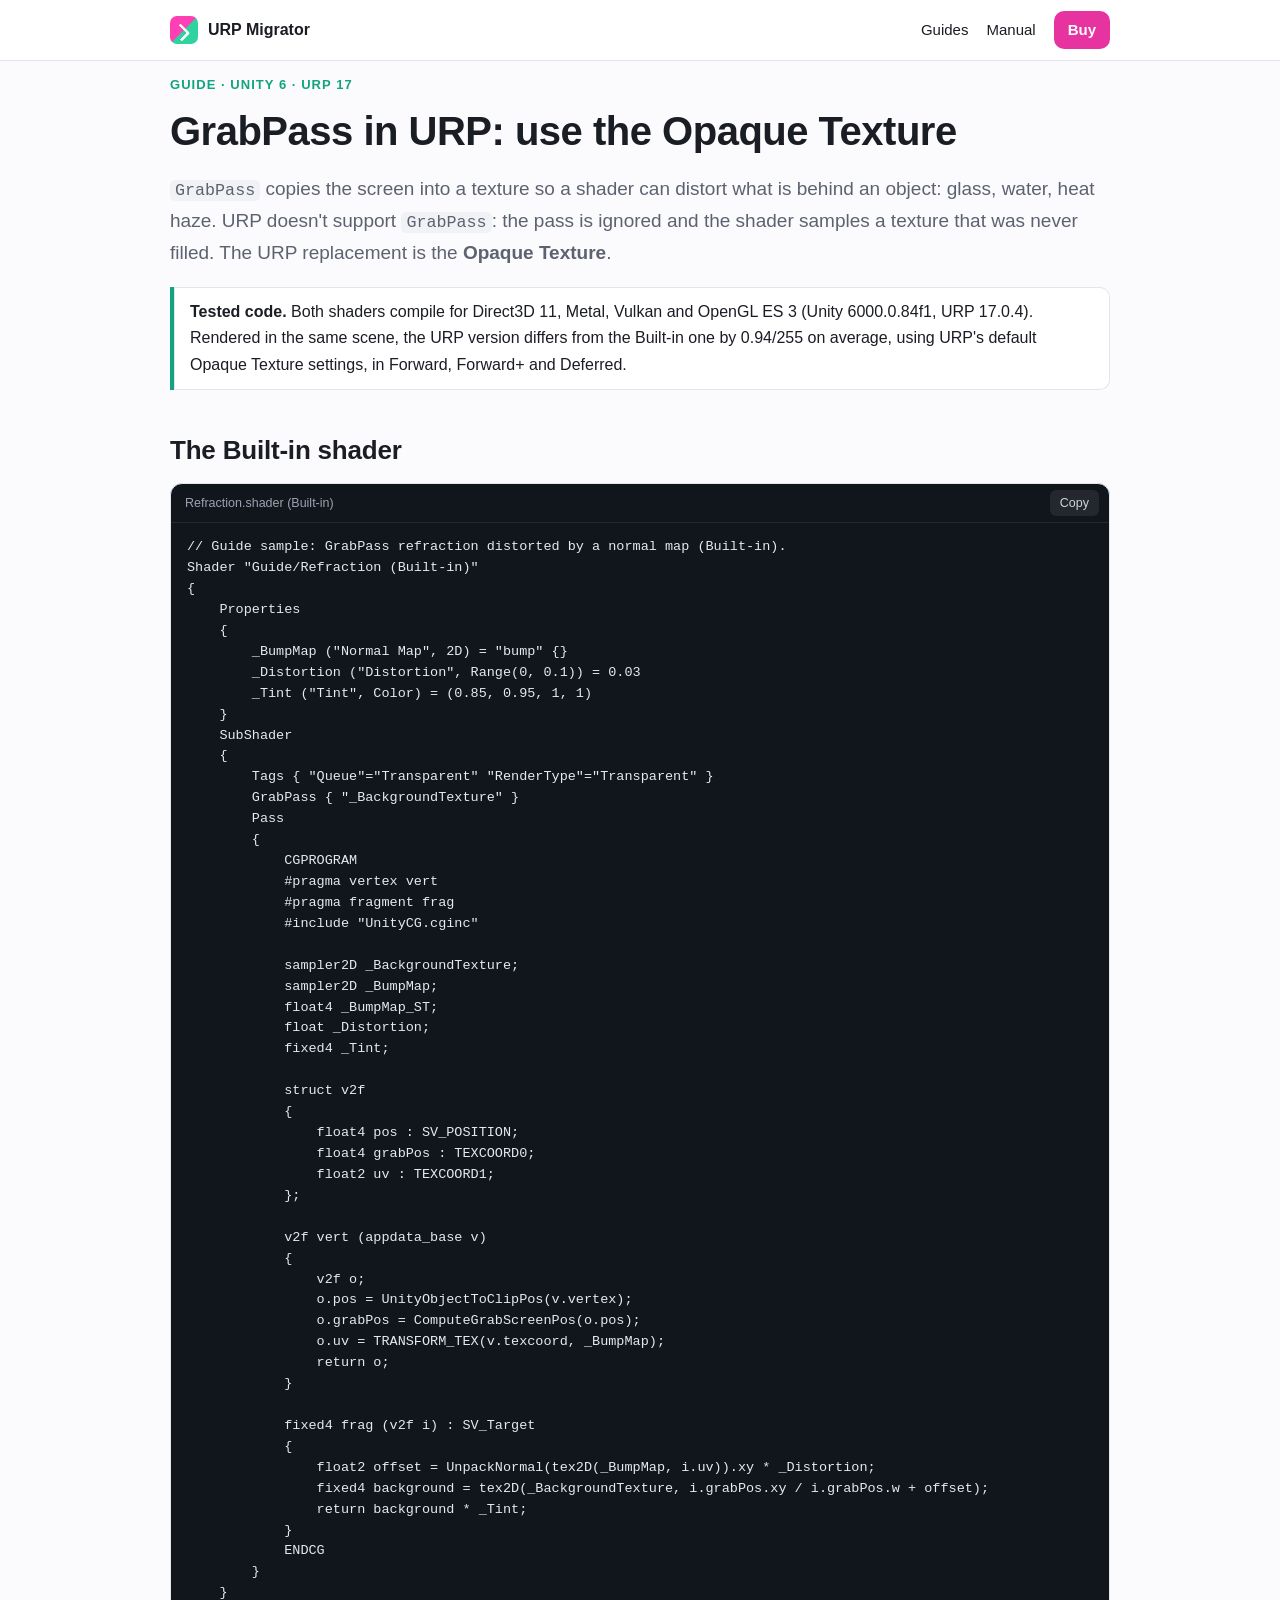
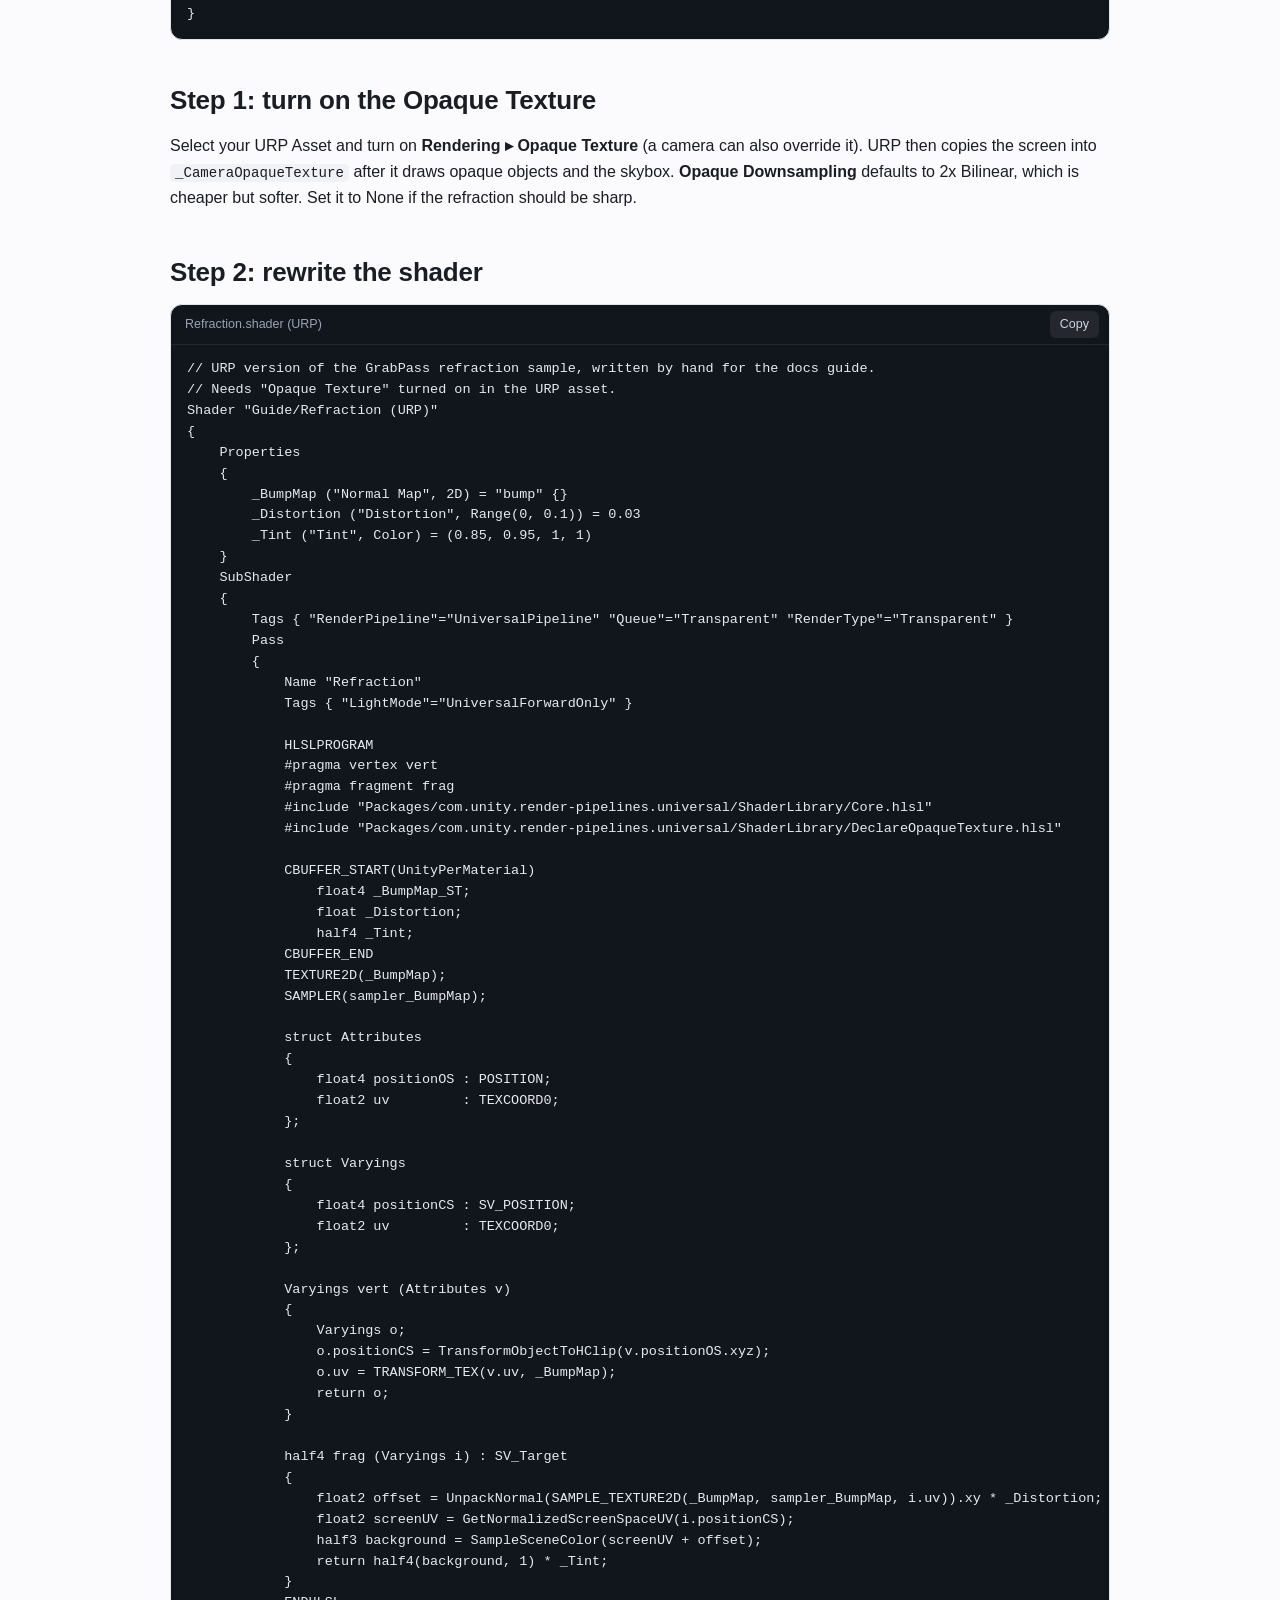
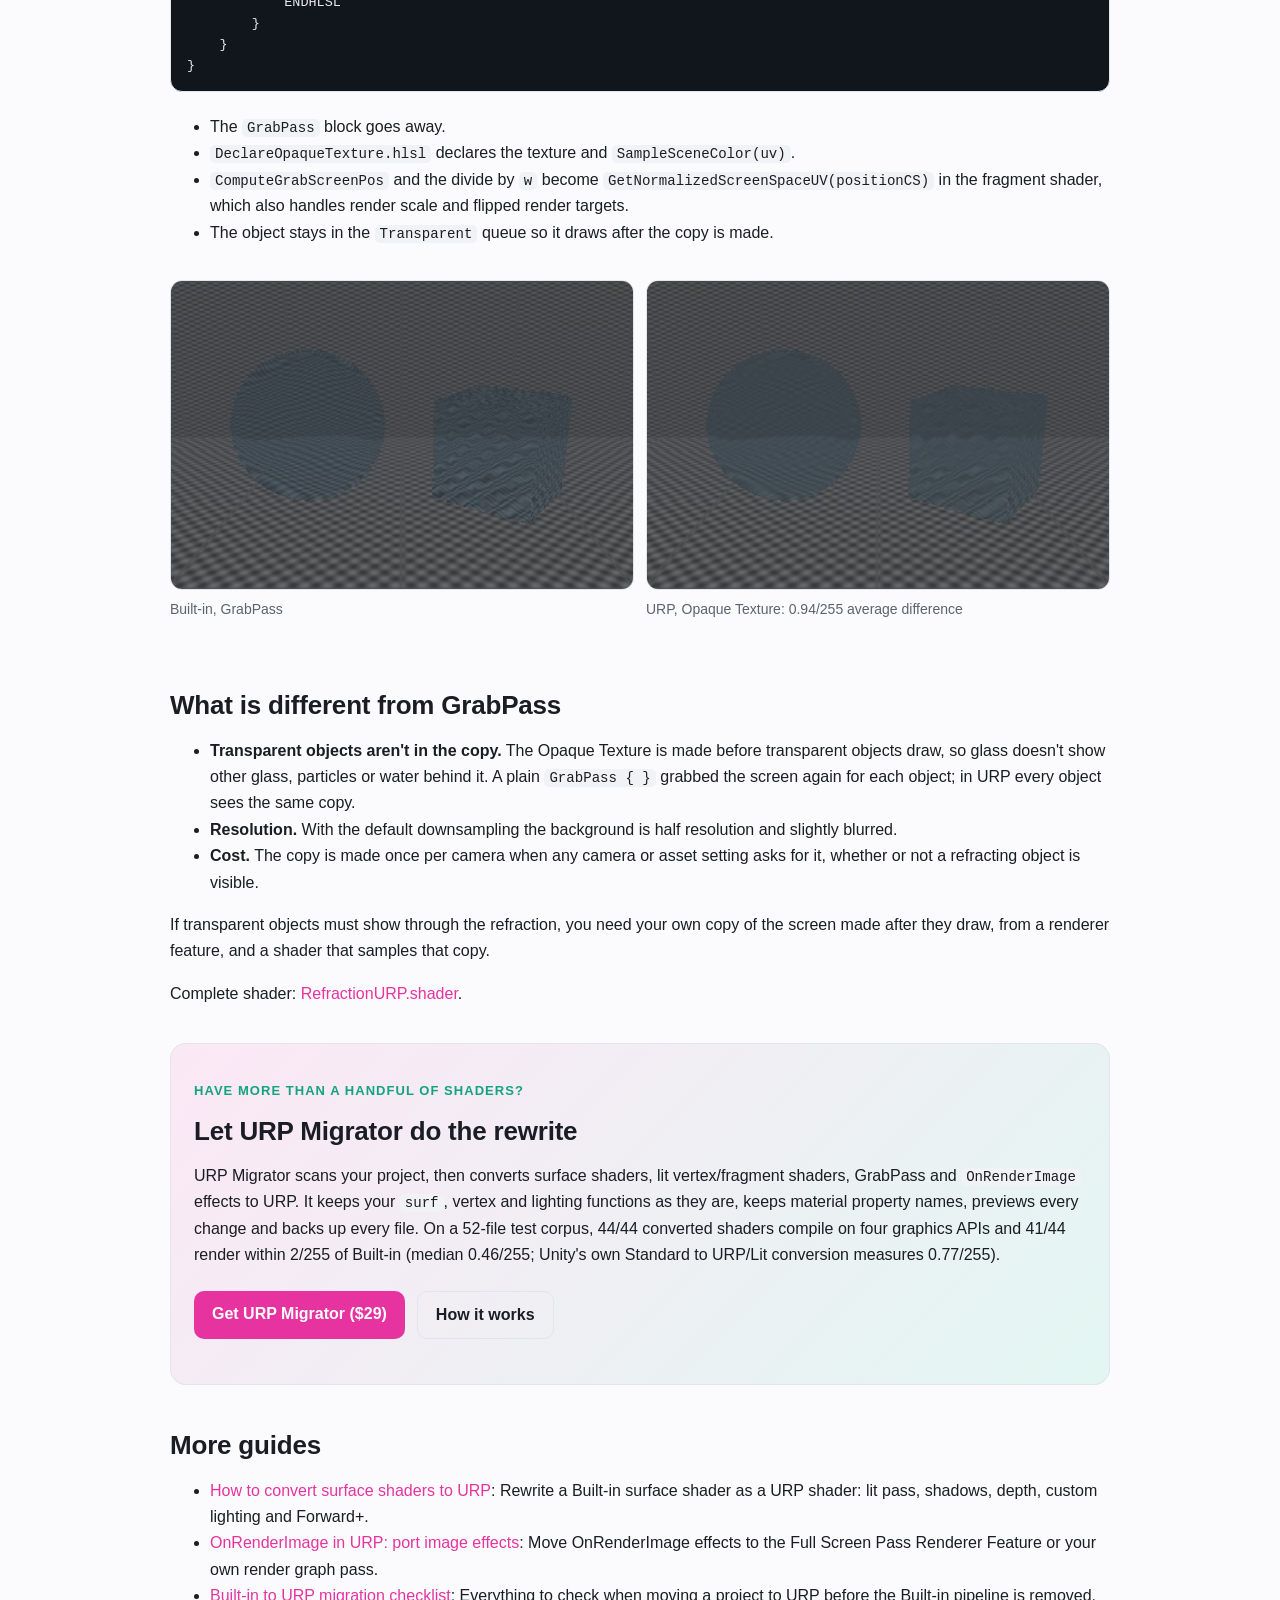
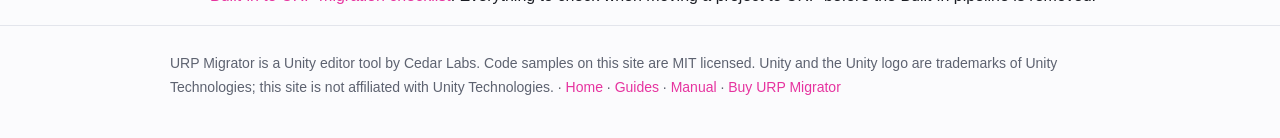
<file: guides/grabpass-in-urp.html>
<!doctype html>
<html lang="en">
<head>
<meta charset="utf-8">
<meta name="viewport" content="width=device-width, initial-scale=1">
<title>GrabPass in URP: replace it with the Opaque Texture · URP Migrator</title>
<meta name="description" content="URP doesn&#x27;t support GrabPass. Replace it with _CameraOpaqueTexture and SampleSceneColor: tested before/after shader, settings and differences.">
<link rel="canonical" href="https://nkiro33.github.io/urp-migrator-docs/guides/grabpass-in-urp.html">
<meta property="og:type" content="article">
<meta property="og:site_name" content="URP Migrator">
<meta property="og:title" content="GrabPass in URP: replace it with the Opaque Texture · URP Migrator">
<meta property="og:description" content="URP doesn&#x27;t support GrabPass. Replace it with _CameraOpaqueTexture and SampleSceneColor: tested before/after shader, settings and differences.">
<meta property="og:url" content="https://nkiro33.github.io/urp-migrator-docs/guides/grabpass-in-urp.html">
<meta property="og:image" content="https://nkiro33.github.io/urp-migrator-docs/img/social.png">
<meta name="twitter:card" content="summary_large_image">
<link rel="icon" type="image/png" href="../img/icon.png">
<link rel="stylesheet" href="../style.css">
<script type="application/ld+json">{"@context": "https://schema.org", "@type": "TechArticle", "headline": "GrabPass in URP: replace it with the Opaque Texture \u00b7 URP Migrator", "description": "URP doesn't support GrabPass. Replace it with _CameraOpaqueTexture and SampleSceneColor: tested before/after shader, settings and differences.", "url": "https://nkiro33.github.io/urp-migrator-docs/guides/grabpass-in-urp.html", "author": {"@type": "Organization", "name": "Cedar Labs"}, "dateModified": "2026-10-15"}</script>
</head>
<body>
<header class="top"><div class="wrap"><a class="brand" href="../index.html"><span class="logo"></span>URP Migrator</a><nav><a href='../guides/index.html'>Guides</a><a class='hide-s' href='../manual.html'>Manual</a><a class='btn' href='https://neblaze4.gumroad.com/l/urp-migrator'>Buy</a></nav></div></header>
<main class="wrap">

<p class="kicker">Guide · Unity 6 · URP 17</p>
<h1>GrabPass in URP: use the Opaque Texture</h1>
<p class="lede"><code>GrabPass</code> copies the screen into a texture so a shader can distort what is behind an object: glass, water,
heat haze. URP doesn't support <code>GrabPass</code>: the pass is ignored and the shader samples a texture that was never filled. The URP
replacement is the <b>Opaque Texture</b>.</p>
<div class="note"><b>Tested code.</b> Both shaders compile for Direct3D 11, Metal, Vulkan and OpenGL ES 3 (Unity 6000.0.84f1, URP 17.0.4).
Rendered in the same scene, the URP version differs from the Built-in one by 0.94/255 on average, using URP's default Opaque Texture
settings, in Forward, Forward+ and Deferred.</div>

<h2>The Built-in shader</h2>
<div class='code'><div class='codehead'><span>Refraction.shader (Built-in)</span><button class='copy' type='button'>Copy</button></div><pre><code class='lang-hlsl'>// Guide sample: GrabPass refraction distorted by a normal map (Built-in).
Shader &quot;Guide/Refraction (Built-in)&quot;
{
    Properties
    {
        _BumpMap (&quot;Normal Map&quot;, 2D) = &quot;bump&quot; {}
        _Distortion (&quot;Distortion&quot;, Range(0, 0.1)) = 0.03
        _Tint (&quot;Tint&quot;, Color) = (0.85, 0.95, 1, 1)
    }
    SubShader
    {
        Tags { &quot;Queue&quot;=&quot;Transparent&quot; &quot;RenderType&quot;=&quot;Transparent&quot; }
        GrabPass { &quot;_BackgroundTexture&quot; }
        Pass
        {
            CGPROGRAM
            #pragma vertex vert
            #pragma fragment frag
            #include &quot;UnityCG.cginc&quot;

            sampler2D _BackgroundTexture;
            sampler2D _BumpMap;
            float4 _BumpMap_ST;
            float _Distortion;
            fixed4 _Tint;

            struct v2f
            {
                float4 pos : SV_POSITION;
                float4 grabPos : TEXCOORD0;
                float2 uv : TEXCOORD1;
            };

            v2f vert (appdata_base v)
            {
                v2f o;
                o.pos = UnityObjectToClipPos(v.vertex);
                o.grabPos = ComputeGrabScreenPos(o.pos);
                o.uv = TRANSFORM_TEX(v.texcoord, _BumpMap);
                return o;
            }

            fixed4 frag (v2f i) : SV_Target
            {
                float2 offset = UnpackNormal(tex2D(_BumpMap, i.uv)).xy * _Distortion;
                fixed4 background = tex2D(_BackgroundTexture, i.grabPos.xy / i.grabPos.w + offset);
                return background * _Tint;
            }
            ENDCG
        }
    }
}
</code></pre></div>

<h2>Step 1: turn on the Opaque Texture</h2>
<p>Select your URP Asset and turn on <b>Rendering ▸ Opaque Texture</b> (a camera can also override it). URP then copies the screen into
<code>_CameraOpaqueTexture</code> after it draws opaque objects and the skybox. <b>Opaque Downsampling</b> defaults to 2x Bilinear,
which is cheaper but softer. Set it to None if the refraction should be sharp.</p>

<h2>Step 2: rewrite the shader</h2>
<div class='code'><div class='codehead'><span>Refraction.shader (URP)</span><button class='copy' type='button'>Copy</button></div><pre><code class='lang-hlsl'>// URP version of the GrabPass refraction sample, written by hand for the docs guide.
// Needs &quot;Opaque Texture&quot; turned on in the URP asset.
Shader &quot;Guide/Refraction (URP)&quot;
{
    Properties
    {
        _BumpMap (&quot;Normal Map&quot;, 2D) = &quot;bump&quot; {}
        _Distortion (&quot;Distortion&quot;, Range(0, 0.1)) = 0.03
        _Tint (&quot;Tint&quot;, Color) = (0.85, 0.95, 1, 1)
    }
    SubShader
    {
        Tags { &quot;RenderPipeline&quot;=&quot;UniversalPipeline&quot; &quot;Queue&quot;=&quot;Transparent&quot; &quot;RenderType&quot;=&quot;Transparent&quot; }
        Pass
        {
            Name &quot;Refraction&quot;
            Tags { &quot;LightMode&quot;=&quot;UniversalForwardOnly&quot; }

            HLSLPROGRAM
            #pragma vertex vert
            #pragma fragment frag
            #include &quot;Packages/com.unity.render-pipelines.universal/ShaderLibrary/Core.hlsl&quot;
            #include &quot;Packages/com.unity.render-pipelines.universal/ShaderLibrary/DeclareOpaqueTexture.hlsl&quot;

            CBUFFER_START(UnityPerMaterial)
                float4 _BumpMap_ST;
                float _Distortion;
                half4 _Tint;
            CBUFFER_END
            TEXTURE2D(_BumpMap);
            SAMPLER(sampler_BumpMap);

            struct Attributes
            {
                float4 positionOS : POSITION;
                float2 uv         : TEXCOORD0;
            };

            struct Varyings
            {
                float4 positionCS : SV_POSITION;
                float2 uv         : TEXCOORD0;
            };

            Varyings vert (Attributes v)
            {
                Varyings o;
                o.positionCS = TransformObjectToHClip(v.positionOS.xyz);
                o.uv = TRANSFORM_TEX(v.uv, _BumpMap);
                return o;
            }

            half4 frag (Varyings i) : SV_Target
            {
                float2 offset = UnpackNormal(SAMPLE_TEXTURE2D(_BumpMap, sampler_BumpMap, i.uv)).xy * _Distortion;
                float2 screenUV = GetNormalizedScreenSpaceUV(i.positionCS);
                half3 background = SampleSceneColor(screenUV + offset);
                return half4(background, 1) * _Tint;
            }
            ENDHLSL
        }
    }
}
</code></pre></div>
<ul>
<li>The <code>GrabPass</code> block goes away.</li>
<li><code>DeclareOpaqueTexture.hlsl</code> declares the texture and <code>SampleSceneColor(uv)</code>.</li>
<li><code>ComputeGrabScreenPos</code> and the divide by <code>w</code> become <code>GetNormalizedScreenSpaceUV(positionCS)</code> in the fragment
shader, which also handles render scale and flipped render targets.</li>
<li>The object stays in the <code>Transparent</code> queue so it draws after the copy is made.</li>
</ul>
<div class="pair">
<figure><img src='../img/guide/G3_GrabPass_builtin.jpg' alt='Built-in GrabPass refraction' loading='lazy' width='384' height='256'><figcaption>Built-in, GrabPass</figcaption></figure>
<figure><img src='../img/guide/G3_GrabPass_urp.jpg' alt='URP refraction using the opaque texture' loading='lazy' width='384' height='256'><figcaption>URP, Opaque Texture: 0.94/255 average difference</figcaption></figure>
</div>

<h2>What is different from GrabPass</h2>
<ul>
<li><b>Transparent objects aren't in the copy.</b> The Opaque Texture is made before transparent objects draw, so glass doesn't show other glass,
particles or water behind it. A plain <code>GrabPass { }</code> grabbed the screen again for each object; in URP every object sees the same copy.</li>
<li><b>Resolution.</b> With the default downsampling the background is half resolution and slightly blurred.</li>
<li><b>Cost.</b> The copy is made once per camera when any camera or asset setting asks for it, whether or not a refracting object is visible.</li>
</ul>
<p>If transparent objects must show through the refraction, you need your own copy of the screen made after they draw, from a renderer
feature, and a shader that samples that copy.</p>
<p>Complete shader: <a href="../samples/RefractionURP.shader">RefractionURP.shader</a>.</p>
<div class="cta"><p class="kicker">Have more than a handful of shaders?</p>
<h2>Let URP Migrator do the rewrite</h2>
<p>URP Migrator scans your project, then converts surface shaders, lit vertex/fragment shaders, GrabPass and
<code>OnRenderImage</code> effects to URP. It keeps your <code>surf</code>, vertex and lighting functions as they are, keeps material
property names, previews every change and backs up every file. On a 52-file test corpus, 44/44 converted shaders compile on four
graphics APIs and 41/44 render within 2/255 of Built-in (median 0.46/255; Unity's own Standard to URP/Lit conversion
measures 0.77/255).</p>
<div class="buttons"><a class="btn" href="https://neblaze4.gumroad.com/l/urp-migrator">Get URP Migrator ($29)</a><a class="btn ghost" href="../index.html">How it works</a></div></div>
<h2>More guides</h2>
<ul><li><a href='../guides/convert-surface-shaders-to-urp.html'>How to convert surface shaders to URP</a>: Rewrite a Built-in surface shader as a URP shader: lit pass, shadows, depth, custom lighting and Forward+.</li><li><a href='../guides/onrenderimage-in-urp.html'>OnRenderImage in URP: port image effects</a>: Move OnRenderImage effects to the Full Screen Pass Renderer Feature or your own render graph pass.</li><li><a href='../guides/built-in-to-urp-checklist.html'>Built-in to URP migration checklist</a>: Everything to check when moving a project to URP before the Built-in pipeline is removed.</li></ul>

</main>
<footer><div class="wrap">URP Migrator is a Unity editor tool by Cedar Labs. Code samples on this site are MIT licensed.
Unity and the Unity logo are trademarks of Unity Technologies; this site is not affiliated with Unity Technologies.
· <a href="../index.html">Home</a> · <a href="../guides/index.html">Guides</a> · <a href="../manual.html">Manual</a> · <a href="https://neblaze4.gumroad.com/l/urp-migrator">Buy URP Migrator</a></div></footer>
<script>document.querySelectorAll('.copy').forEach(b=>b.addEventListener('click',()=>{const t=b.closest('.code').querySelector('code').innerText;navigator.clipboard.writeText(t).then(()=>{b.textContent='Copied';setTimeout(()=>b.textContent='Copy',1500)})}));</script>
</body>
</html>
</file>
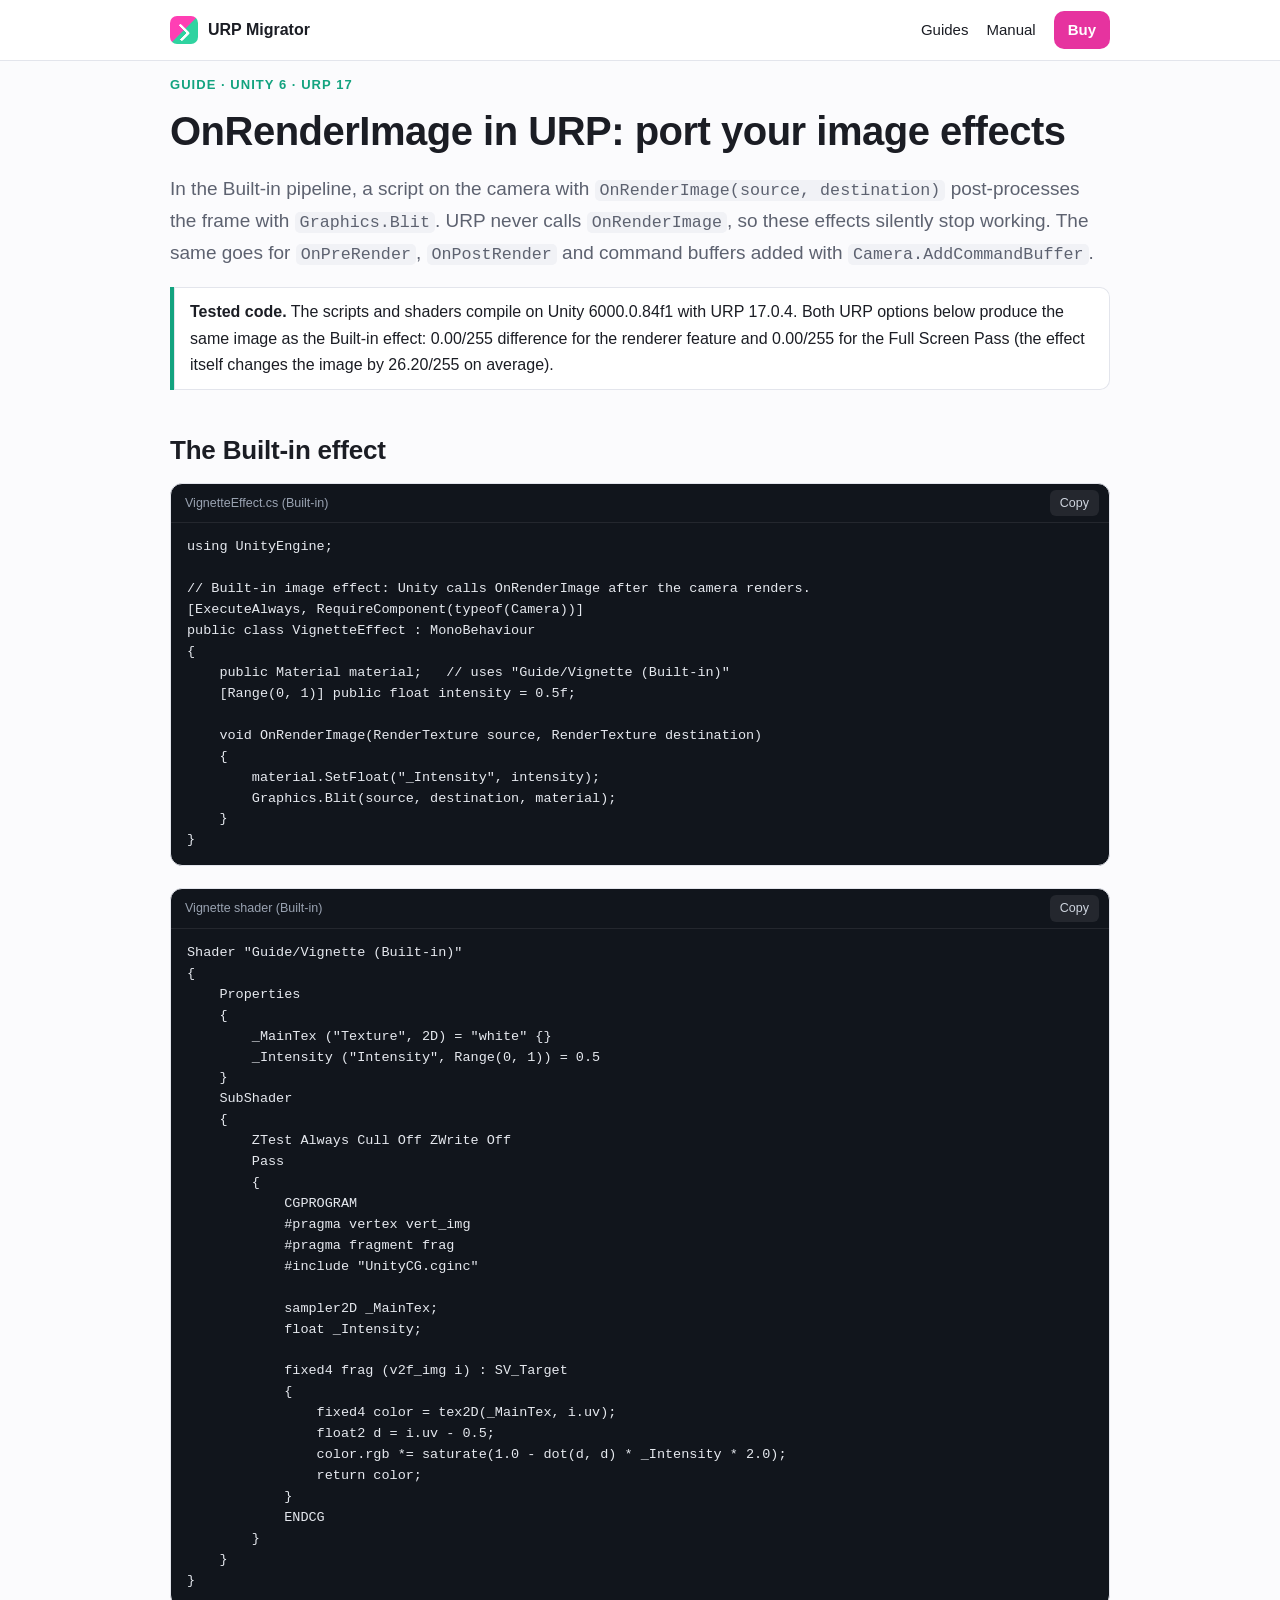
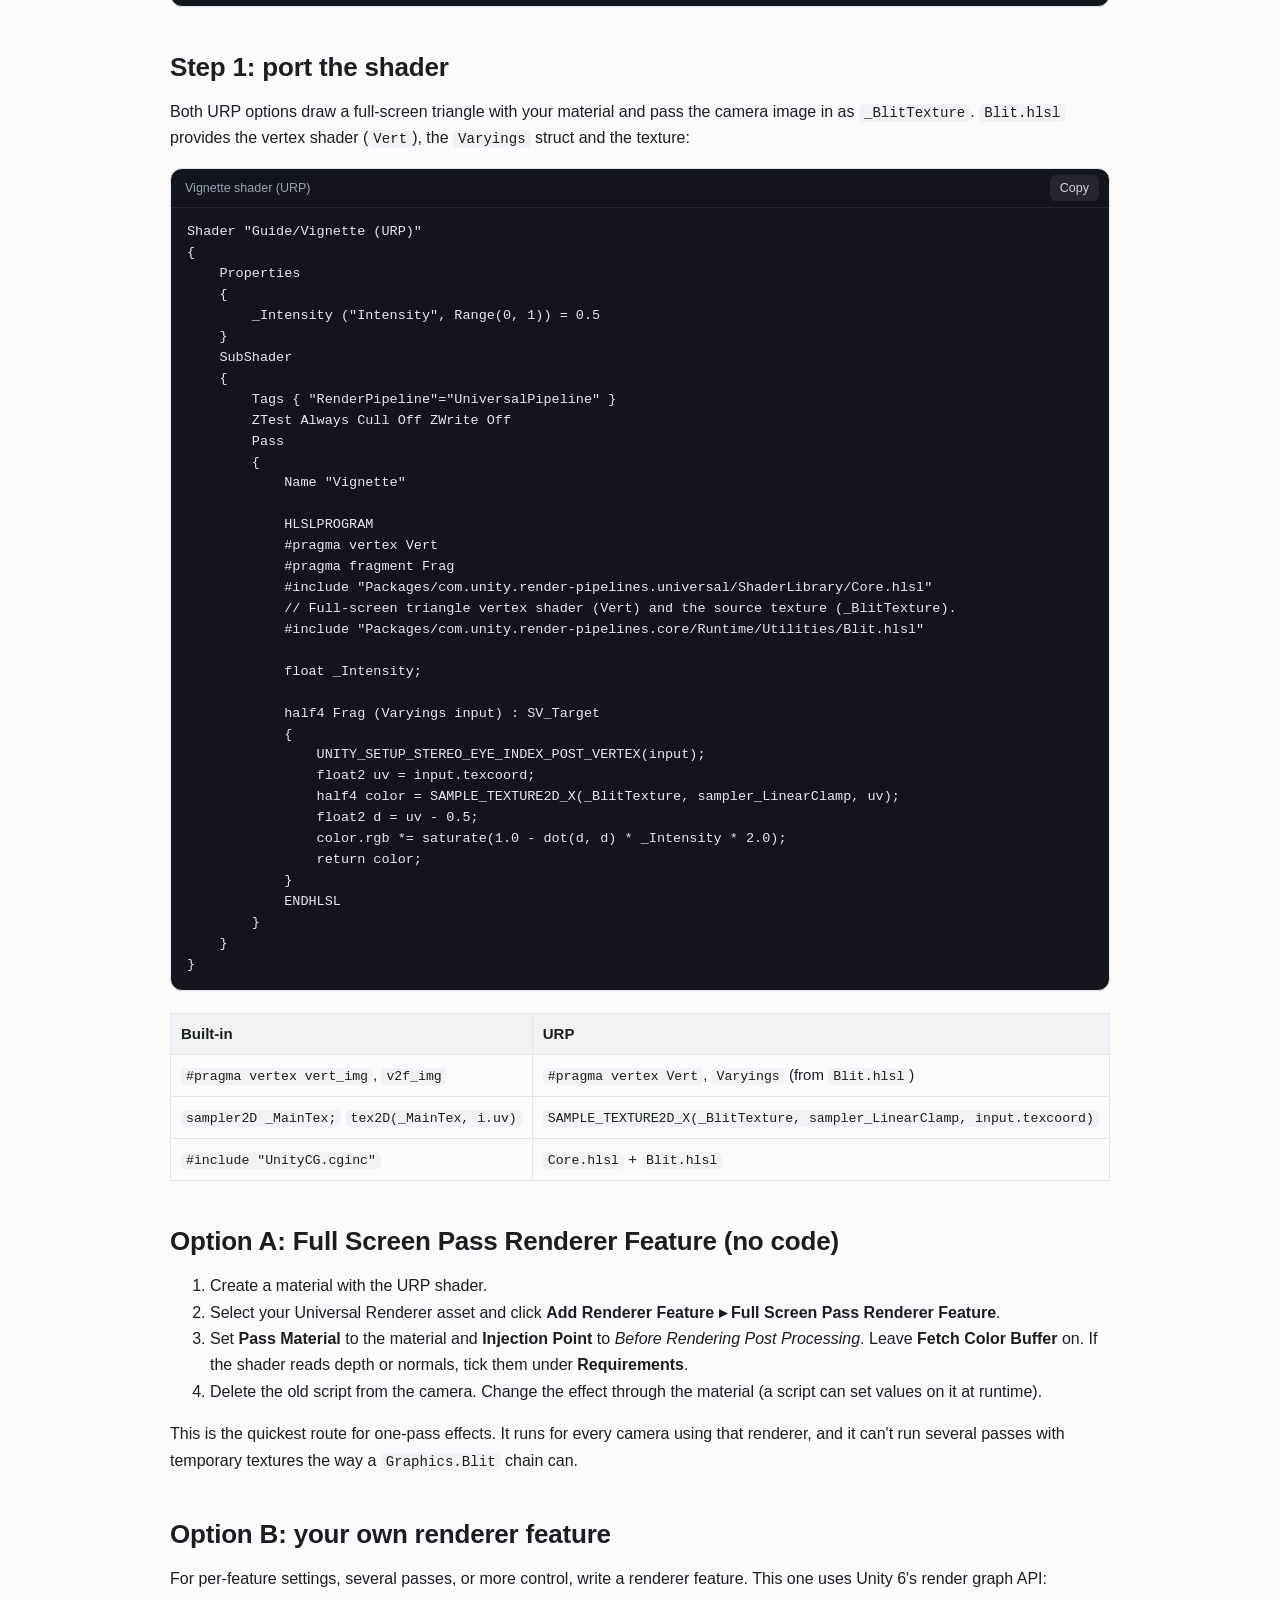
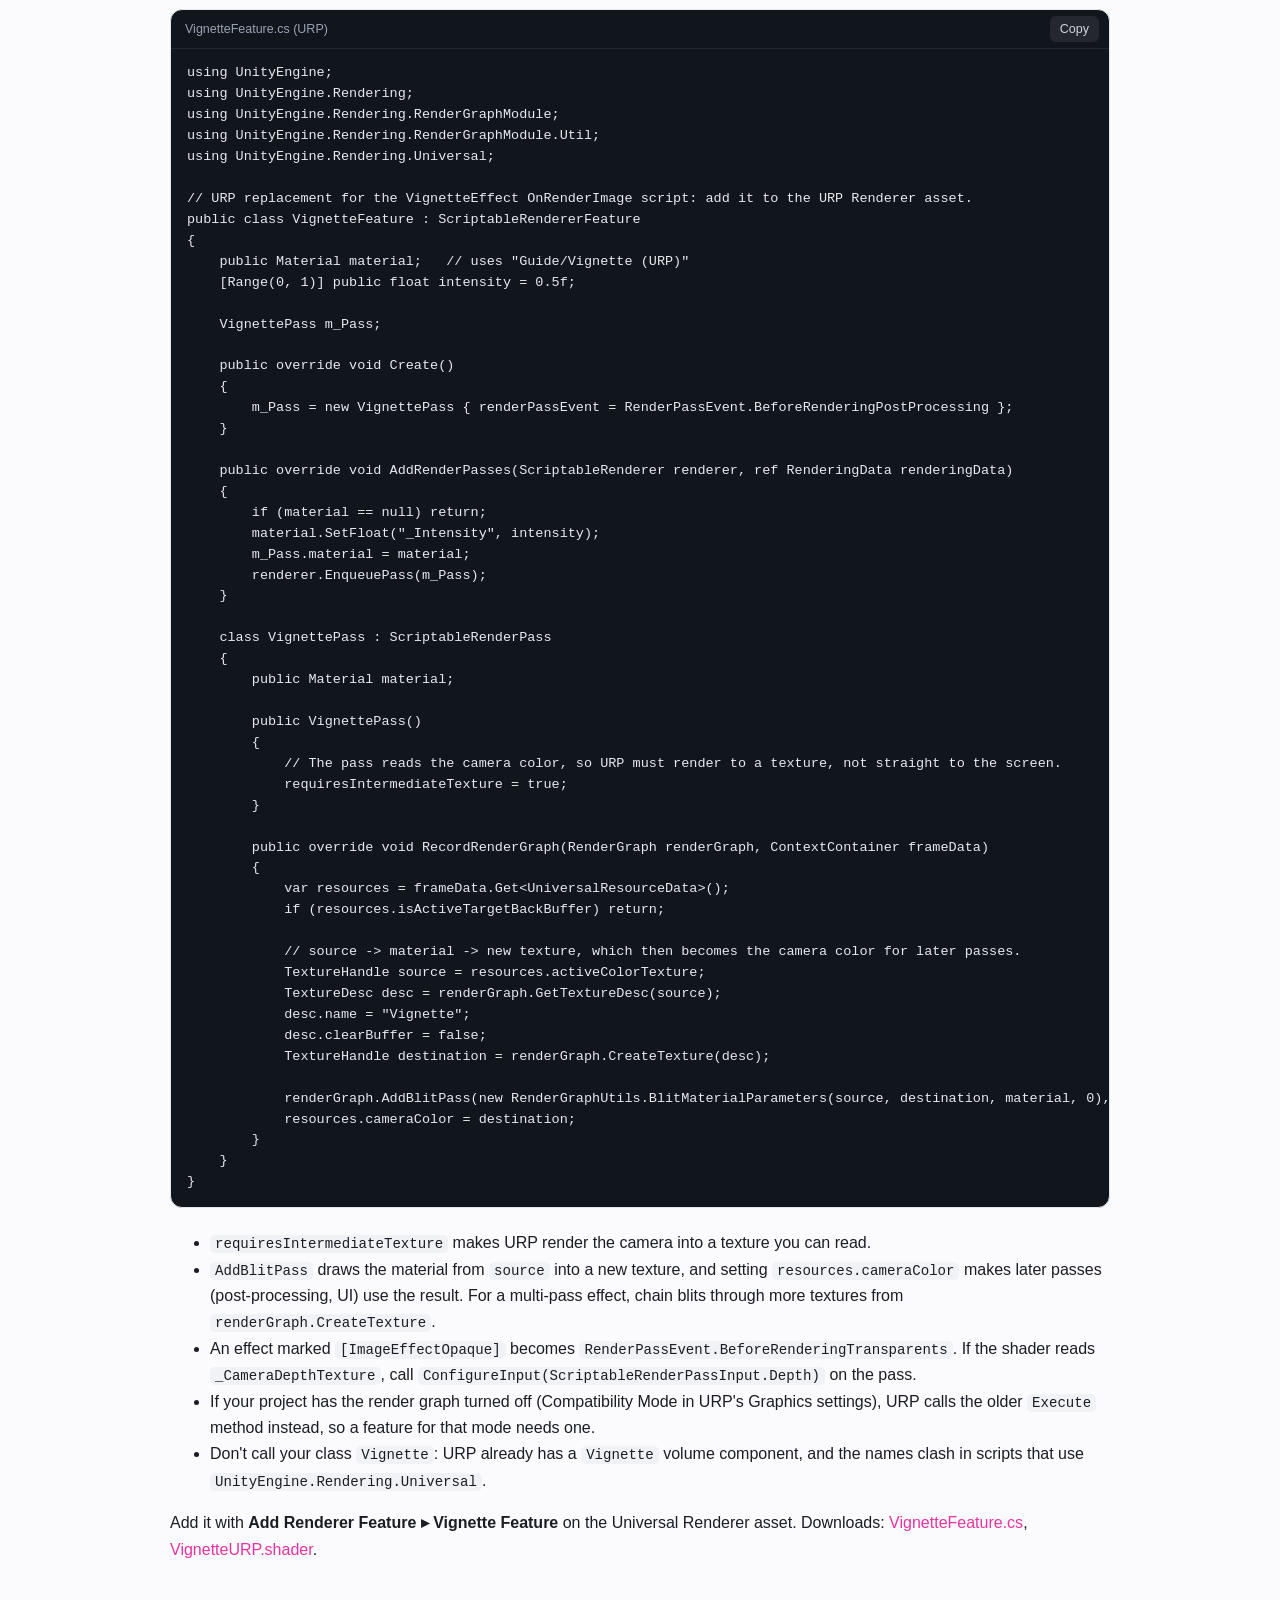
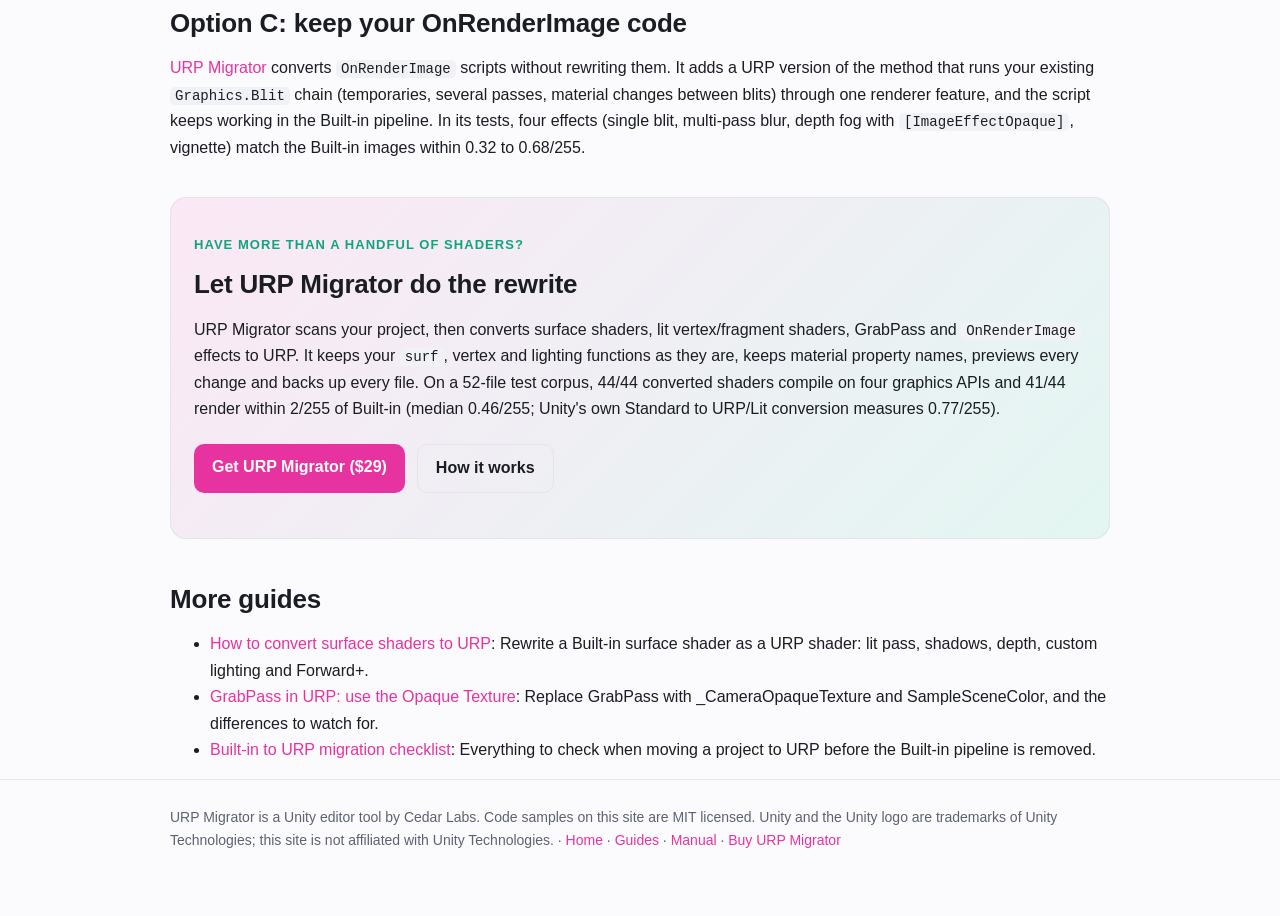
<file: guides/onrenderimage-in-urp.html>
<!doctype html>
<html lang="en">
<head>
<meta charset="utf-8">
<meta name="viewport" content="width=device-width, initial-scale=1">
<title>OnRenderImage in URP: how to port image effects (Unity 6) · URP Migrator</title>
<meta name="description" content="OnRenderImage is never called in URP. Port Built-in image effects with the Full Screen Pass Renderer Feature or a render graph renderer feature. Tested code.">
<link rel="canonical" href="https://nkiro33.github.io/urp-migrator-docs/guides/onrenderimage-in-urp.html">
<meta property="og:type" content="article">
<meta property="og:site_name" content="URP Migrator">
<meta property="og:title" content="OnRenderImage in URP: how to port image effects (Unity 6) · URP Migrator">
<meta property="og:description" content="OnRenderImage is never called in URP. Port Built-in image effects with the Full Screen Pass Renderer Feature or a render graph renderer feature. Tested code.">
<meta property="og:url" content="https://nkiro33.github.io/urp-migrator-docs/guides/onrenderimage-in-urp.html">
<meta property="og:image" content="https://nkiro33.github.io/urp-migrator-docs/img/social.png">
<meta name="twitter:card" content="summary_large_image">
<link rel="icon" type="image/png" href="../img/icon.png">
<link rel="stylesheet" href="../style.css">
<script type="application/ld+json">{"@context": "https://schema.org", "@type": "TechArticle", "headline": "OnRenderImage in URP: how to port image effects (Unity 6) \u00b7 URP Migrator", "description": "OnRenderImage is never called in URP. Port Built-in image effects with the Full Screen Pass Renderer Feature or a render graph renderer feature. Tested code.", "url": "https://nkiro33.github.io/urp-migrator-docs/guides/onrenderimage-in-urp.html", "author": {"@type": "Organization", "name": "Cedar Labs"}, "dateModified": "2026-10-15"}</script>
</head>
<body>
<header class="top"><div class="wrap"><a class="brand" href="../index.html"><span class="logo"></span>URP Migrator</a><nav><a href='../guides/index.html'>Guides</a><a class='hide-s' href='../manual.html'>Manual</a><a class='btn' href='https://neblaze4.gumroad.com/l/urp-migrator'>Buy</a></nav></div></header>
<main class="wrap">

<p class="kicker">Guide · Unity 6 · URP 17</p>
<h1>OnRenderImage in URP: port your image effects</h1>
<p class="lede">In the Built-in pipeline, a script on the camera with <code>OnRenderImage(source, destination)</code> post-processes the
frame with <code>Graphics.Blit</code>. URP never calls <code>OnRenderImage</code>, so these effects silently stop working. The same goes for
<code>OnPreRender</code>, <code>OnPostRender</code> and command buffers added with <code>Camera.AddCommandBuffer</code>.</p>
<div class="note"><b>Tested code.</b> The scripts and shaders compile on Unity 6000.0.84f1 with URP 17.0.4. Both URP options below produce the
same image as the Built-in effect: 0.00/255 difference for the renderer feature and 0.00/255 for the Full Screen Pass
(the effect itself changes the image by 26.20/255 on average).</div>

<h2>The Built-in effect</h2>
<div class='code'><div class='codehead'><span>VignetteEffect.cs (Built-in)</span><button class='copy' type='button'>Copy</button></div><pre><code class='lang-csharp'>using UnityEngine;

// Built-in image effect: Unity calls OnRenderImage after the camera renders.
[ExecuteAlways, RequireComponent(typeof(Camera))]
public class VignetteEffect : MonoBehaviour
{
    public Material material;   // uses &quot;Guide/Vignette (Built-in)&quot;
    [Range(0, 1)] public float intensity = 0.5f;

    void OnRenderImage(RenderTexture source, RenderTexture destination)
    {
        material.SetFloat(&quot;_Intensity&quot;, intensity);
        Graphics.Blit(source, destination, material);
    }
}
</code></pre></div>
<div class='code'><div class='codehead'><span>Vignette shader (Built-in)</span><button class='copy' type='button'>Copy</button></div><pre><code class='lang-hlsl'>Shader &quot;Guide/Vignette (Built-in)&quot;
{
    Properties
    {
        _MainTex (&quot;Texture&quot;, 2D) = &quot;white&quot; {}
        _Intensity (&quot;Intensity&quot;, Range(0, 1)) = 0.5
    }
    SubShader
    {
        ZTest Always Cull Off ZWrite Off
        Pass
        {
            CGPROGRAM
            #pragma vertex vert_img
            #pragma fragment frag
            #include &quot;UnityCG.cginc&quot;

            sampler2D _MainTex;
            float _Intensity;

            fixed4 frag (v2f_img i) : SV_Target
            {
                fixed4 color = tex2D(_MainTex, i.uv);
                float2 d = i.uv - 0.5;
                color.rgb *= saturate(1.0 - dot(d, d) * _Intensity * 2.0);
                return color;
            }
            ENDCG
        }
    }
}
</code></pre></div>

<h2>Step 1: port the shader</h2>
<p>Both URP options draw a full-screen triangle with your material and pass the camera image in as <code>_BlitTexture</code>.
<code>Blit.hlsl</code> provides the vertex shader (<code>Vert</code>), the <code>Varyings</code> struct and the texture:</p>
<div class='code'><div class='codehead'><span>Vignette shader (URP)</span><button class='copy' type='button'>Copy</button></div><pre><code class='lang-hlsl'>Shader &quot;Guide/Vignette (URP)&quot;
{
    Properties
    {
        _Intensity (&quot;Intensity&quot;, Range(0, 1)) = 0.5
    }
    SubShader
    {
        Tags { &quot;RenderPipeline&quot;=&quot;UniversalPipeline&quot; }
        ZTest Always Cull Off ZWrite Off
        Pass
        {
            Name &quot;Vignette&quot;

            HLSLPROGRAM
            #pragma vertex Vert
            #pragma fragment Frag
            #include &quot;Packages/com.unity.render-pipelines.universal/ShaderLibrary/Core.hlsl&quot;
            // Full-screen triangle vertex shader (Vert) and the source texture (_BlitTexture).
            #include &quot;Packages/com.unity.render-pipelines.core/Runtime/Utilities/Blit.hlsl&quot;

            float _Intensity;

            half4 Frag (Varyings input) : SV_Target
            {
                UNITY_SETUP_STEREO_EYE_INDEX_POST_VERTEX(input);
                float2 uv = input.texcoord;
                half4 color = SAMPLE_TEXTURE2D_X(_BlitTexture, sampler_LinearClamp, uv);
                float2 d = uv - 0.5;
                color.rgb *= saturate(1.0 - dot(d, d) * _Intensity * 2.0);
                return color;
            }
            ENDHLSL
        }
    }
}
</code></pre></div>
<table>
<tr><th>Built-in</th><th>URP</th></tr>
<tr><td><code>#pragma vertex vert_img</code>, <code>v2f_img</code></td><td><code>#pragma vertex Vert</code>, <code>Varyings</code> (from <code>Blit.hlsl</code>)</td></tr>
<tr><td><code>sampler2D _MainTex;</code> <code>tex2D(_MainTex, i.uv)</code></td><td><code>SAMPLE_TEXTURE2D_X(_BlitTexture, sampler_LinearClamp, input.texcoord)</code></td></tr>
<tr><td><code>#include "UnityCG.cginc"</code></td><td><code>Core.hlsl</code> + <code>Blit.hlsl</code></td></tr>
</table>

<h2>Option A: Full Screen Pass Renderer Feature (no code)</h2>
<ol>
<li>Create a material with the URP shader.</li>
<li>Select your Universal Renderer asset and click <b>Add Renderer Feature ▸ Full Screen Pass Renderer Feature</b>.</li>
<li>Set <b>Pass Material</b> to the material and <b>Injection Point</b> to <i>Before Rendering Post Processing</i>. Leave <b>Fetch Color
Buffer</b> on. If the shader reads depth or normals, tick them under <b>Requirements</b>.</li>
<li>Delete the old script from the camera. Change the effect through the material (a script can set values on it at runtime).</li>
</ol>
<p>This is the quickest route for one-pass effects. It runs for every camera using that renderer, and it can't run several passes with
temporary textures the way a <code>Graphics.Blit</code> chain can.</p>

<h2>Option B: your own renderer feature</h2>
<p>For per-feature settings, several passes, or more control, write a renderer feature. This one uses Unity 6's render graph API:</p>
<div class='code'><div class='codehead'><span>VignetteFeature.cs (URP)</span><button class='copy' type='button'>Copy</button></div><pre><code class='lang-csharp'>using UnityEngine;
using UnityEngine.Rendering;
using UnityEngine.Rendering.RenderGraphModule;
using UnityEngine.Rendering.RenderGraphModule.Util;
using UnityEngine.Rendering.Universal;

// URP replacement for the VignetteEffect OnRenderImage script: add it to the URP Renderer asset.
public class VignetteFeature : ScriptableRendererFeature
{
    public Material material;   // uses &quot;Guide/Vignette (URP)&quot;
    [Range(0, 1)] public float intensity = 0.5f;

    VignettePass m_Pass;

    public override void Create()
    {
        m_Pass = new VignettePass { renderPassEvent = RenderPassEvent.BeforeRenderingPostProcessing };
    }

    public override void AddRenderPasses(ScriptableRenderer renderer, ref RenderingData renderingData)
    {
        if (material == null) return;
        material.SetFloat(&quot;_Intensity&quot;, intensity);
        m_Pass.material = material;
        renderer.EnqueuePass(m_Pass);
    }

    class VignettePass : ScriptableRenderPass
    {
        public Material material;

        public VignettePass()
        {
            // The pass reads the camera color, so URP must render to a texture, not straight to the screen.
            requiresIntermediateTexture = true;
        }

        public override void RecordRenderGraph(RenderGraph renderGraph, ContextContainer frameData)
        {
            var resources = frameData.Get&lt;UniversalResourceData&gt;();
            if (resources.isActiveTargetBackBuffer) return;

            // source -&gt; material -&gt; new texture, which then becomes the camera color for later passes.
            TextureHandle source = resources.activeColorTexture;
            TextureDesc desc = renderGraph.GetTextureDesc(source);
            desc.name = &quot;Vignette&quot;;
            desc.clearBuffer = false;
            TextureHandle destination = renderGraph.CreateTexture(desc);

            renderGraph.AddBlitPass(new RenderGraphUtils.BlitMaterialParameters(source, destination, material, 0), &quot;Vignette&quot;);
            resources.cameraColor = destination;
        }
    }
}
</code></pre></div>
<ul>
<li><code>requiresIntermediateTexture</code> makes URP render the camera into a texture you can read.</li>
<li><code>AddBlitPass</code> draws the material from <code>source</code> into a new texture, and setting <code>resources.cameraColor</code> makes
later passes (post-processing, UI) use the result. For a multi-pass effect, chain blits through more textures from <code>renderGraph.CreateTexture</code>.</li>
<li>An effect marked <code>[ImageEffectOpaque]</code> becomes <code>RenderPassEvent.BeforeRenderingTransparents</code>. If the shader reads
<code>_CameraDepthTexture</code>, call <code>ConfigureInput(ScriptableRenderPassInput.Depth)</code> on the pass.</li>
<li>If your project has the render graph turned off (Compatibility Mode in URP's Graphics settings), URP calls the older <code>Execute</code>
method instead, so a feature for that mode needs one.</li>
<li>Don't call your class <code>Vignette</code>: URP already has a <code>Vignette</code> volume component, and the names clash in scripts
that use <code>UnityEngine.Rendering.Universal</code>.</li>
</ul>
<p>Add it with <b>Add Renderer Feature ▸ Vignette Feature</b> on the Universal Renderer asset. Downloads:
<a href="../samples/VignetteFeature.cs">VignetteFeature.cs</a>, <a href="../samples/VignetteURP.shader">VignetteURP.shader</a>.</p>

<h2>Option C: keep your OnRenderImage code</h2>
<p><a href="../index.html">URP Migrator</a> converts <code>OnRenderImage</code> scripts without rewriting them. It adds a URP version of the
method that runs your existing <code>Graphics.Blit</code> chain (temporaries, several passes, material changes between blits) through one renderer
feature, and the script keeps working in the Built-in pipeline. In its tests, four effects (single blit, multi-pass blur, depth fog with
<code>[ImageEffectOpaque]</code>, vignette) match the Built-in images within 0.32 to 0.68/255.</p>
<div class="cta"><p class="kicker">Have more than a handful of shaders?</p>
<h2>Let URP Migrator do the rewrite</h2>
<p>URP Migrator scans your project, then converts surface shaders, lit vertex/fragment shaders, GrabPass and
<code>OnRenderImage</code> effects to URP. It keeps your <code>surf</code>, vertex and lighting functions as they are, keeps material
property names, previews every change and backs up every file. On a 52-file test corpus, 44/44 converted shaders compile on four
graphics APIs and 41/44 render within 2/255 of Built-in (median 0.46/255; Unity's own Standard to URP/Lit conversion
measures 0.77/255).</p>
<div class="buttons"><a class="btn" href="https://neblaze4.gumroad.com/l/urp-migrator">Get URP Migrator ($29)</a><a class="btn ghost" href="../index.html">How it works</a></div></div>
<h2>More guides</h2>
<ul><li><a href='../guides/convert-surface-shaders-to-urp.html'>How to convert surface shaders to URP</a>: Rewrite a Built-in surface shader as a URP shader: lit pass, shadows, depth, custom lighting and Forward+.</li><li><a href='../guides/grabpass-in-urp.html'>GrabPass in URP: use the Opaque Texture</a>: Replace GrabPass with _CameraOpaqueTexture and SampleSceneColor, and the differences to watch for.</li><li><a href='../guides/built-in-to-urp-checklist.html'>Built-in to URP migration checklist</a>: Everything to check when moving a project to URP before the Built-in pipeline is removed.</li></ul>

</main>
<footer><div class="wrap">URP Migrator is a Unity editor tool by Cedar Labs. Code samples on this site are MIT licensed.
Unity and the Unity logo are trademarks of Unity Technologies; this site is not affiliated with Unity Technologies.
· <a href="../index.html">Home</a> · <a href="../guides/index.html">Guides</a> · <a href="../manual.html">Manual</a> · <a href="https://neblaze4.gumroad.com/l/urp-migrator">Buy URP Migrator</a></div></footer>
<script>document.querySelectorAll('.copy').forEach(b=>b.addEventListener('click',()=>{const t=b.closest('.code').querySelector('code').innerText;navigator.clipboard.writeText(t).then(()=>{b.textContent='Copied';setTimeout(()=>b.textContent='Copy',1500)})}));</script>
</body>
</html>
</file>
<file: style.css>
:root{--bg:#fbfbfd;--fg:#1b1d24;--muted:#5d6270;--line:#e3e5ec;--card:#fff;--accent:#e6339f;--teal:#13a37f;--codebg:#11151c;--codefg:#e6e9ef;--chip:#f1f2f6}
@media (prefers-color-scheme:dark){:root:not([data-theme="light"]){--bg:#0f1218;--fg:#e8eaf0;--muted:#a3a9b7;--line:#262b36;--card:#151a22;--accent:#ff5cc0;--teal:#3fe0ae;--codebg:#0a0d12;--codefg:#e6e9ef;--chip:#1c222c}}
*{box-sizing:border-box}
html{-webkit-text-size-adjust:100%}
body{margin:0;background:var(--bg);color:var(--fg);font:16px/1.65 -apple-system,BlinkMacSystemFont,"Segoe UI",Roboto,Helvetica,Arial,sans-serif}
a{color:var(--accent);text-decoration:none} a:hover{text-decoration:underline}
.wrap{max-width:980px;margin:0 auto;padding:0 20px}
.top{border-bottom:1px solid var(--line);background:var(--card);position:sticky;top:0;z-index:5}
.top .wrap{display:flex;align-items:center;justify-content:space-between;height:60px;gap:12px}
.brand{display:flex;align-items:center;gap:10px;font-weight:800;color:var(--fg);white-space:nowrap}
.logo{width:28px;height:28px;border-radius:7px;background:linear-gradient(135deg,#ff3fb4 0 49%,#2fd3a0 51% 100%);position:relative;flex:none}
.logo:after{content:"";position:absolute;left:7px;top:9px;width:11px;height:9px;border-top:3px solid #fff;border-right:3px solid #fff;transform:rotate(45deg) translate(-1px,3px);border-radius:2px}
nav{display:flex;gap:18px;align-items:center;font-size:15px}
nav a{color:var(--fg)}
.btn{display:inline-block;padding:10px 18px;border-radius:10px;background:var(--accent);color:#fff !important;font-weight:700;text-decoration:none !important}
.btn.ghost{background:transparent;color:var(--fg) !important;border:1px solid var(--line)}
nav .btn{padding:7px 14px}
main{padding:36px 0 60px}
h1{font-size:40px;line-height:1.15;letter-spacing:-.5px;margin:6px 0 14px}
h2{font-size:26px;line-height:1.25;margin:44px 0 10px;letter-spacing:-.2px}
h3{font-size:19px;margin:28px 0 8px}
.lede{font-size:19px;color:var(--muted)}
.kicker{font-size:13px;font-weight:700;letter-spacing:.08em;text-transform:uppercase;color:var(--teal)}
code{font-family:"SF Mono",Menlo,Consolas,monospace;font-size:.88em;background:var(--chip);padding:1px 5px;border-radius:5px}
.code{margin:16px 0 22px;border-radius:12px;overflow:hidden;background:var(--codebg);border:1px solid var(--line)}
.codehead{display:flex;justify-content:space-between;align-items:center;padding:6px 10px 6px 14px;font-size:12.5px;color:#9aa3b2;border-bottom:1px solid rgba(255,255,255,.08)}
.copy{font:inherit;color:#cfd5df;background:rgba(255,255,255,.08);border:0;border-radius:6px;padding:3px 10px;cursor:pointer}
pre{margin:0;padding:14px 16px;overflow-x:auto;color:var(--codefg);font-size:13.5px;line-height:1.55}
pre code{background:none;padding:0;font-size:inherit;color:inherit}
table{border-collapse:collapse;width:100%;margin:14px 0 22px;font-size:15px;display:block;overflow-x:auto}
th,td{border:1px solid var(--line);padding:8px 10px;text-align:left;vertical-align:top}
th{background:var(--chip)}
.note{border-left:4px solid var(--teal);background:var(--card);border-radius:0 10px 10px 0;padding:12px 16px;margin:18px 0;box-shadow:0 0 0 1px var(--line) inset}
.note.warn{border-left-color:#e0a030}
.cta{margin:36px 0;padding:24px;border-radius:16px;background:linear-gradient(135deg,rgba(255,63,180,.10),rgba(47,211,160,.12));box-shadow:0 0 0 1px var(--line) inset}
.cta h2{margin-top:0}
img{max-width:100%;height:auto}
figure{margin:18px 0 24px} figure img{width:100%;height:auto;border-radius:12px;border:1px solid var(--line);display:block}
figcaption{font-size:14px;color:var(--muted);margin-top:8px}
.pair{display:grid;grid-template-columns:repeat(2,minmax(0,1fr));gap:12px}
.grid{display:grid;grid-template-columns:repeat(auto-fill,minmax(270px,1fr));gap:16px;margin:16px 0}
.grid4{grid-template-columns:repeat(auto-fill,minmax(210px,1fr))}
.trio{display:grid;grid-template-columns:repeat(3,minmax(0,1fr));gap:12px;margin:22px 0}
.trio figure,.pairs figure{margin:0}
.pairs{display:grid;grid-template-columns:repeat(2,minmax(0,1fr));gap:18px;margin:18px 0}
.grid>*,.stats>*,.pairs>*,.trio>*{min-width:0}
p code,li code,td code{overflow-wrap:anywhere}
.pairs .pair{gap:6px}
.card{background:var(--card);border:1px solid var(--line);border-radius:14px;padding:18px}
.card h3{margin-top:0}
.stats{display:grid;grid-template-columns:repeat(auto-fit,minmax(150px,1fr));gap:14px;margin:18px 0}
.stat{background:var(--card);border:1px solid var(--line);border-radius:14px;padding:16px}
.stat b{display:block;font-size:30px;letter-spacing:-.5px}
.stat span{color:var(--muted);font-size:14px}
.hero{padding:10px 0 6px}
.hero h1{font-size:48px}
.grad{background:linear-gradient(90deg,#ff5cc0,#ffb36b 45%,#2fd3a0);-webkit-background-clip:text;background-clip:text;color:transparent}
.buttons{display:flex;gap:12px;flex-wrap:wrap;margin:22px 0}
.toc{background:var(--card);border:1px solid var(--line);border-radius:12px;padding:12px 18px;margin:20px 0;font-size:15px}
.toc ol{margin:6px 0 0;padding-left:20px}
details{margin:12px 0} summary{cursor:pointer;font-weight:600}
footer{border-top:1px solid var(--line);padding:26px 0 40px;color:var(--muted);font-size:14px}
.manual h1{font-size:34px}
@media (max-width:820px){.pairs{grid-template-columns:minmax(0,1fr)}}
@media (max-width:640px){h1,.hero h1{font-size:31px}h2{font-size:22px}.trio{grid-template-columns:minmax(0,1fr)}.stat b{font-size:24px}nav .hide-s{display:none}.lede{font-size:17px}}
</file>
